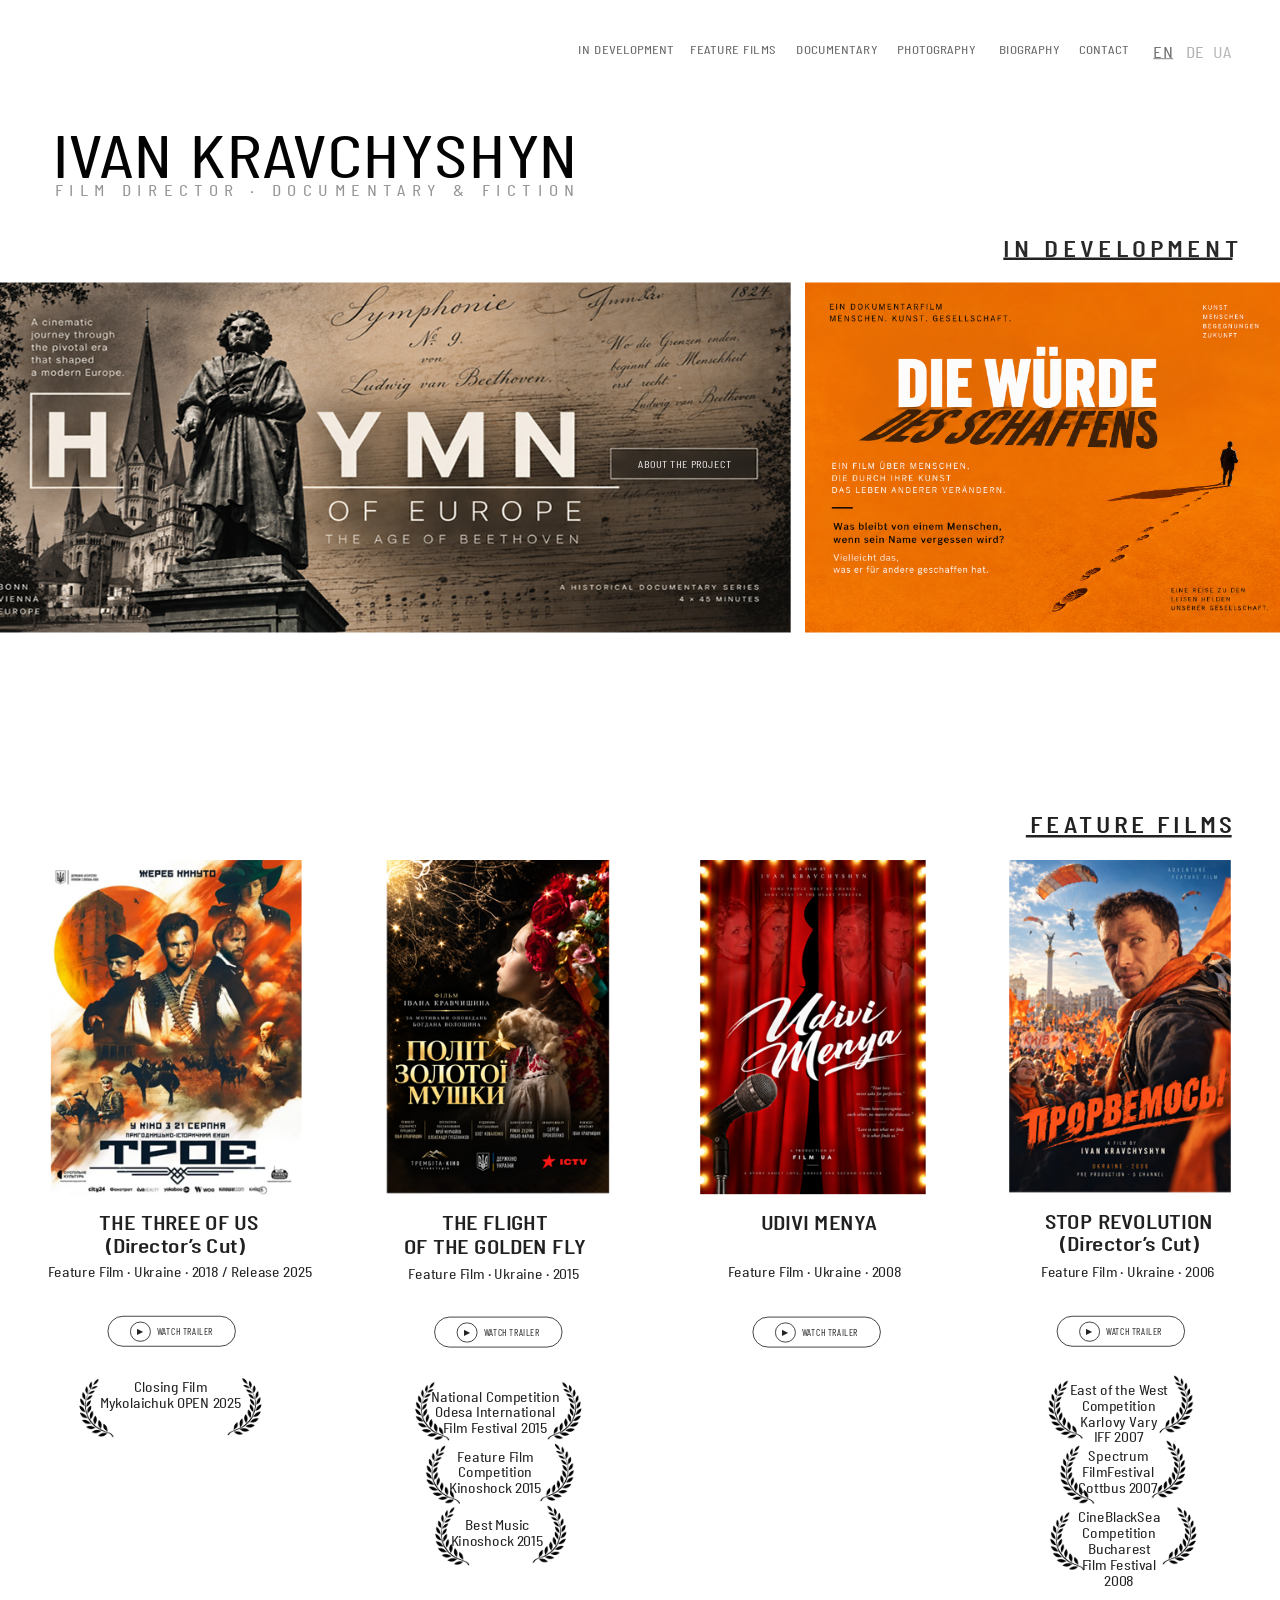
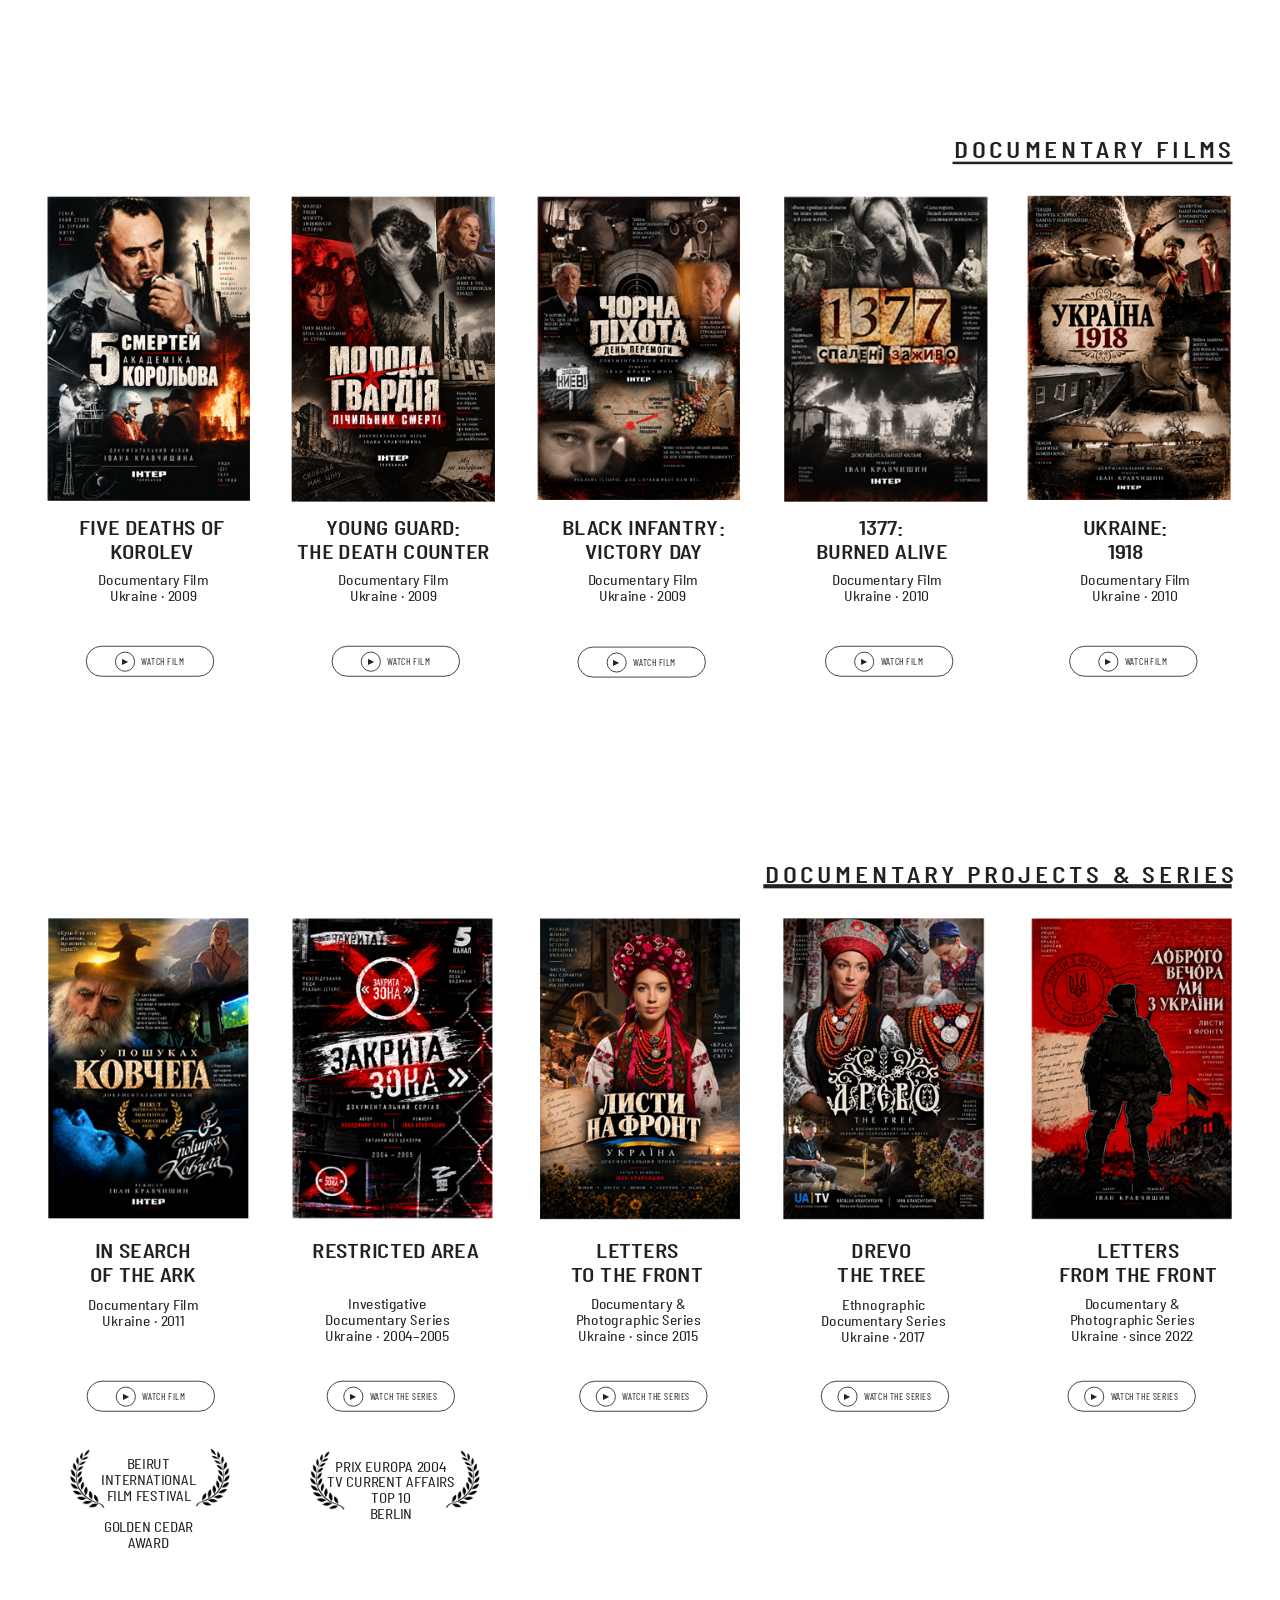
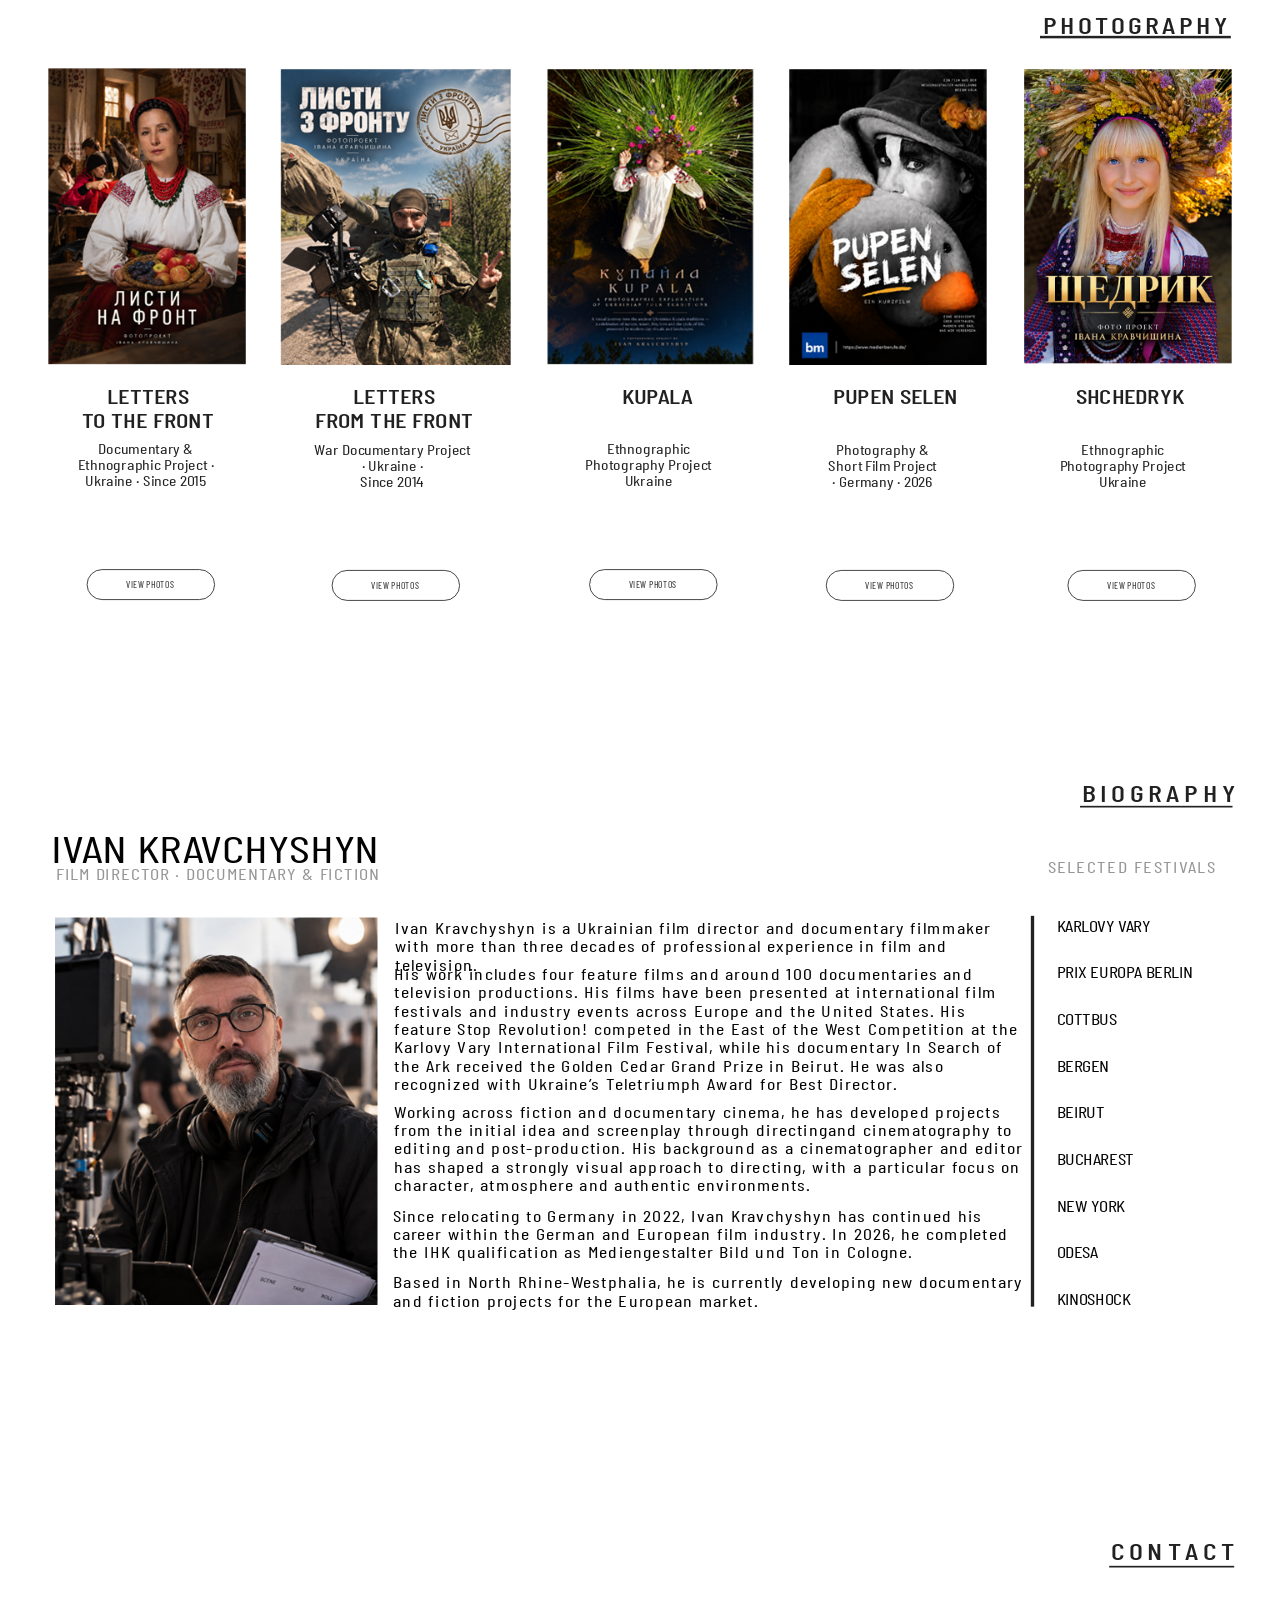
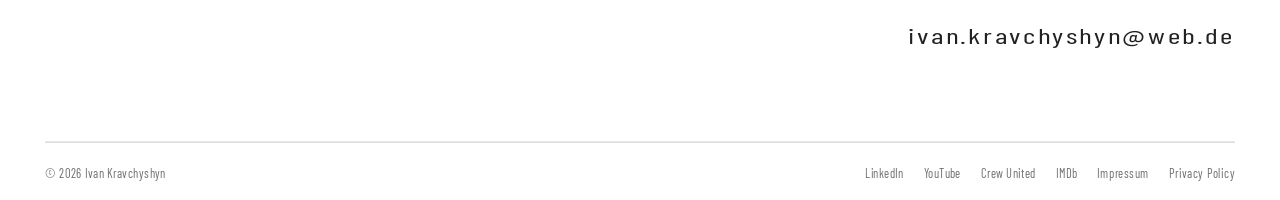
<file: index.html>
<!DOCTYPE html>

<html lang="en"><head><meta charset="utf-8"/><meta content="width=device-width,initial-scale=1" name="viewport"/><title>Ivan Kravchyshyn — Film Director</title><link rel="icon" href="favicon.ico"/><link rel="stylesheet" href="responsive-stage.css"/><style>@import url('fonts.css');
*{box-sizing:border-box}html,body{margin:0;padding:0;background:#fff;color:#222}body{font-family:'Barlow Condensed',Arial,sans-serif}
#page-wrap{position:relative;width:min(100%,1536px);height:auto;margin:0 auto;overflow:visible}#master{position:absolute;width:1536px;height:6000px;margin:0;background:#fff;transform-origin:top left}
.master-image,.laurel{position:absolute;display:block;object-fit:fill}.ps-text{position:absolute;z-index:3;white-space:nowrap;text-decoration:none;font-weight:400}
.rule{position:absolute;background:#222;z-index:2}.anchor{position:absolute;left:0;width:1px;height:1px}
.bio-copy{white-space:normal;overflow-wrap:normal;word-break:normal}
.nav-link{cursor:pointer}.nav-link:hover,.email:hover{opacity:.6}.email{text-decoration:none}
.raster-ui-fallback{position:absolute;display:flex;align-items:flex-start;justify-content:center;border:0;background:transparent;color:#222;font-family:'Barlow Condensed',Arial,sans-serif;font-size:11.55px;letter-spacing:.055em;pointer-events:auto}
.raster-ui-fallback span{height:37.4px;min-width:154px;padding:0 16.5px;display:inline-flex;align-items:center;justify-content:center;border:1.5px solid #222;border-radius:19.8px;background:#fff;white-space:nowrap;line-height:1;transform:translateY(28px)}
.raster-ui-fallback.watch span::before{content:'▶';width:24.2px;height:24.2px;margin-right:7.7px;border:1.5px solid #222;border-radius:50%;display:inline-flex;align-items:center;justify-content:center;font-size:9.9px;line-height:1;padding-left:1px;box-sizing:border-box}
.raster-ui-fallback.photo span{min-width:154px;height:37.4px;padding:0 16.5px;border-width:1.5px;border-radius:19.8px}
.raster-ui-fallback span:hover{background:#f5f5f5}
/* Responsive scaling is applied once by responsive-stage.js. */
</style></head><body><div id="page-wrap"><main id="master"><span class="anchor" id="in-development" style="top:266px"></span><span class="anchor" id="feature-films" style="top:958px"></span><span class="anchor" id="documentary-films" style="top:2072px"></span><span class="anchor" id="photography" style="top:3839px"></span><span class="anchor" id="biography" style="top:4765px"></span><span class="anchor" id="contact" style="top:5675px"></span><div aria-label="Sprache Ukrainisch" class="ps-text lang" data-de-dx="0" data-de-dy="0" data-de-html="UA" data-de-sx="100" data-de-sy="100" data-en-html="UA" role="button" style="left:1455px;top:51px;width:21px;min-height:12px;font-family:'Barlow Condensed',Arial,sans-serif;font-size:18px;line-height:normal;letter-spacing:0.020em;color:#7F7F7F;text-align:left;font-weight:400;transform:scaleX(1.34147);transform-origin:left top;" tabindex="0">UA</div><div aria-label="Sprache Deutsch" class="ps-text lang" data-de-dx="0" data-de-dy="0" data-de-html="DE" data-de-sx="100" data-de-sy="100" data-en-html="DE" role="button" style="left:1423px;top:51px;width:20px;min-height:12px;font-family:'Barlow Condensed',Arial,sans-serif;font-size:18px;line-height:normal;letter-spacing:0.020em;color:#727272;text-align:left;font-weight:400;transform:scaleX(1.34147);transform-origin:left top;" tabindex="0">DE</div><div aria-label="Sprache Englisch" class="ps-text lang" data-de-dx="0" data-de-dy="0" data-de-html="EN" data-de-sx="100" data-de-sy="100" data-en-html="EN" role="button" style="left:1384px;top:51px;width:21px;min-height:12px;font-family:'Barlow Condensed',Arial,sans-serif;font-size:18px;line-height:normal;letter-spacing:0.020em;color:#717171;text-align:left;font-weight:400;transform:scaleX(1.34147);transform-origin:left top;" tabindex="0">EN</div><a class="ps-text nav-link" data-de-dx="0" data-de-dy="0" data-de-html="KONTAKT" data-de-sx="100" data-de-sy="100" data-en-html="CONTACT" href="#contact" style="left:1295px;top:51px;width:59px;min-height:10px;font-family:'Barlow Condensed',Arial,sans-serif;font-size:14px;line-height:normal;letter-spacing:0.020em;color:#676666;text-align:left;font-weight:400;transform:scaleX(1.34147);transform-origin:left top;">CONTACT</a><a class="ps-text nav-link" data-de-dx="0" data-de-dy="0" data-de-html="BIOGRAFIE" data-de-sx="100" data-de-sy="100" data-en-html="BIOGRAPHY" href="#biography" style="left:1199px;top:51px;width:72px;min-height:10px;font-family:'Barlow Condensed',Arial,sans-serif;font-size:14px;line-height:normal;letter-spacing:0.020em;color:#676666;text-align:left;font-weight:400;transform:scaleX(1.34147);transform-origin:left top;">BIOGRAPHY</a><a class="ps-text nav-link" data-de-dx="20" data-de-dy="0" data-de-html="FOTOGRAFIE" data-de-sx="100" data-de-sy="100" data-en-html="PHOTOGRAPHY" href="#photography" style="left:1076px;top:51px;width:94px;min-height:10px;font-family:'Barlow Condensed',Arial,sans-serif;font-size:14px;line-height:normal;letter-spacing:0.020em;color:#676666;text-align:left;font-weight:400;transform:scaleX(1.34147);transform-origin:left top;">PHOTOGRAPHY</a><a class="ps-text nav-link" data-de-dx="-14.9" data-de-dy="0" data-de-html="DOKUMENTARFILME" data-de-sx="100" data-de-sy="100" data-en-html="DOCUMENTARY" href="#documentary-films" style="left:955px;top:51px;width:95px;min-height:10px;font-family:'Barlow Condensed',Arial,sans-serif;font-size:14px;line-height:normal;letter-spacing:0.020em;color:#676666;text-align:left;font-weight:400;transform:scaleX(1.34147);transform-origin:left top;">DOCUMENTARY</a><a class="ps-text nav-link" data-de-dx="8.3" data-de-dy="0" data-de-html="SPIELFILME" data-de-sx="100" data-de-sy="100" data-en-html="FEATURE FILMS" href="#feature-films" style="left:828px;top:51px;width:99px;min-height:10px;font-family:'Barlow Condensed',Arial,sans-serif;font-size:14px;line-height:normal;letter-spacing:0.020em;color:#676666;text-align:left;font-weight:400;transform:scaleX(1.34147);transform-origin:left top;">FEATURE FILMS</a><a class="ps-text nav-link" data-de-dx="0" data-de-dy="0" data-de-html="IN ENTWICKLUNG" data-de-sx="100" data-de-sy="100" data-en-html="IN DEVELOPMENT" href="#in-development" style="left:694px;top:51px;width:113px;min-height:10px;font-family:'Barlow Condensed',Arial,sans-serif;font-size:14px;line-height:normal;letter-spacing:0.020em;color:#676666;text-align:left;font-weight:400;transform:scaleX(1.34147);transform-origin:left top;">IN DEVELOPMENT</a><div class="ps-text" data-de-dx="0" data-de-dy="0" data-de-html="AUSGEWÄHLTE FESTIVALS" data-de-sx="91.3" data-de-sy="100" data-en-html="SELECTED FESTIVALS" style="left:1257px;top:4870px;width:199px;min-height:12px;font-family:'Barlow Condensed',Arial,sans-serif;font-size:18px;line-height:normal;letter-spacing:0.070em;color:#969494;text-align:left;font-weight:400;transform:scaleX(1.34147);transform-origin:left top;">SELECTED FESTIVALS</div><div class="ps-text" data-de-dx="0" data-de-dy="0" data-de-html="FILMREGISSEUR · DOKUMENTAR- &amp; SPIELFILM" data-de-sx="94.4" data-de-sy="100" data-en-html="FILM DIRECTOR · DOCUMENTARY &amp;amp; FICTION" style="left:67px;top:4878px;width:383px;min-height:12px;font-family:'Barlow Condensed',Arial,sans-serif;font-size:18px;line-height:normal;letter-spacing:0.050em;color:#969494;text-align:left;font-weight:400;transform:scaleX(1.34147);transform-origin:left top;">FILM DIRECTOR · DOCUMENTARY &amp; FICTION</div><div class="ps-text" data-de-dx="0" data-de-dy="0" data-de-html="IVAN KRAVCHYSHYN" data-de-sx="100" data-de-sy="100" data-en-html="IVAN KRAVCHYSHYN" style="left:62px;top:141px;width:615px;min-height:52px;font-family:'Barlow Condensed',Arial,sans-serif;font-size:72px;line-height:normal;letter-spacing:0.000em;color:#030303;text-align:left;font-weight:400;transform:scaleX(1.34147);transform-origin:left top;">IVAN KRAVCHYSHYN</div><img alt="" class="master-image" src="assets/in-development/die-wuerde-des-schaffens.png" style="left:966px;top:339px;width:570px;height:420px;"/><a id="wuerde-project-link" href="die-wuerde-des-schaffens/en/index.html" aria-label="DIE WÜRDE DES SCHAFFENS — Open project" title="DIE WÜRDE DES SCHAFFENS — Open project" style="position:absolute;left:966px;top:339px;width:570px;height:420px;z-index:20;display:block;background:transparent;"></a><div class="ps-text" data-de-dx="0" data-de-dy="0" data-de-html="ZUM PROJEKT" data-de-sx="100" data-de-sy="100" data-en-html="ABOUT THE PROJECT" style="left:749px;top:552px;width:109px;height:8px;display:flex;align-items:center;justify-content:center;font-family:'Barlow Condensed',Arial,sans-serif;font-size:11px;line-height:normal;letter-spacing:0.025em;color:#E7E5E5;text-align:left;white-space:nowrap;font-weight:400;transform:scaleX(1.34147);transform-origin:left top;">ABOUT THE PROJECT</div><img alt="" class="master-image crop-left" src="assets/in-development/hymn-europa.jpg" style="left:-15px;top:339px;width:964px;height:420px;"/><a id="hymn-project-link" href="hymn-of-europe/index.html?lang=en" aria-label="HYMN OF EUROPE — Open project" title="HYMN OF EUROPE — Open project" style="position:absolute;left:0;top:339px;width:949px;height:420px;z-index:20;display:block;background:transparent;"></a><div class="ps-text" data-de-dx="0" data-de-dy="0" data-de-html="IN ENTWICKLUNG" data-de-sx="98.5" data-de-sy="100" data-en-html="IN DEVELOPMENT" style="left:1204px;top:281px;width:278px;min-height:19px;font-family:'Barlow Condensed',Arial,sans-serif;font-size:27px;line-height:normal;letter-spacing:0.140em;color:#292929;text-align:left;font-weight:500;transform:scaleX(1.34147);transform-origin:left top;">IN DEVELOPMENT</div><div class="rule" style="left:1204px;top:309px;width:275px;height:3px;"></div><img alt="" class="laurel" src="assets/ui/laurel-left.png" style="left:1260px;top:1814px;width:41px;height:71px;"/><img alt="" class="laurel" src="assets/ui/laurel-left.png" style="left:1272px;top:1734px;width:41px;height:71px;"/><img alt="" class="laurel" src="assets/ui/laurel-left.png" style="left:1258px;top:1656px;width:41px;height:71px;"/><img alt="" class="laurel" src="assets/ui/laurel-right.png" style="left:1395px;top:1808px;width:41px;height:70px;"/><img alt="" class="laurel" src="assets/ui/laurel-right.png" style="left:1382px;top:1728px;width:41px;height:70px;"/><img alt="" class="laurel" src="assets/ui/laurel-right.png" style="left:1391px;top:1650px;width:41px;height:70px;"/><div class="ps-text" data-de-dx="16.4" data-de-dy="0" data-de-html="Spielfilm · Ukraine · 2006" data-de-sx="100" data-de-sy="100" data-en-html="Feature Film · Ukraine · 2006" style="left:1249px;top:1517px;width:208px;min-height:11px;font-family:'Barlow Condensed',Arial,sans-serif;font-size:16px;line-height:normal;letter-spacing:0.000em;color:#222121;text-align:left;font-weight:400;transform:scaleX(1.34147);transform-origin:left top;">Feature Film · Ukraine · 2006</div><div class="ps-text" data-de-dx="0" data-de-dy="0" data-de-html="CineBlackSea &lt;br/&gt;Wettbewerb&lt;br/&gt;Filmfestival &lt;br/&gt;Bukarest&lt;br/&gt;2008" data-de-sx="100" data-de-sy="100" data-en-html="CineBlackSea &lt;br/&gt;Competition &lt;br/&gt;Bucharest &lt;br/&gt;Film Festival &lt;br/&gt;2008" style="left:1278px;top:1811px;width:97px;min-height:88px;font-family:'Barlow Condensed',Arial,sans-serif;font-size:16px;line-height:normal;letter-spacing:0.000em;color:#222121;text-align:center;font-weight:400;transform:scaleX(1.34147);transform-origin:left top;">CineBlackSea <br/>Competition <br/>Bucharest <br/>Film Festival <br/>2008</div><div class="ps-text" data-de-dx="0" data-de-dy="0" data-de-html="Spectrum&lt;br/&gt;Filmfestival &lt;br/&gt;Cottbus&lt;br/&gt;2007" data-de-sx="100" data-de-sy="100" data-en-html="Spectrum &lt;br/&gt;FilmFestival &lt;br/&gt;Cottbus 2007" style="left:1278px;top:1737px;width:95px;min-height:49px;font-family:'Barlow Condensed',Arial,sans-serif;font-size:16px;line-height:normal;letter-spacing:0.000em;color:#222121;text-align:center;font-weight:400;transform:scaleX(1.34147);transform-origin:left top;">Spectrum <br/>FilmFestival <br/>Cottbus 2007</div><div class="ps-text" data-de-dx="0" data-de-dy="0" data-de-html="East of the West&lt;br/&gt;Wettbewerb&lt;br/&gt;Karlovy Vary&lt;br/&gt;IFF 2007" data-de-sx="100" data-de-sy="100" data-en-html="East of the West &lt;br/&gt;Competition &lt;br/&gt;Karlovy Vary &lt;br/&gt;IFF 2007" style="left:1264px;top:1658px;width:117px;min-height:68px;font-family:'Barlow Condensed',Arial,sans-serif;font-size:16px;line-height:normal;letter-spacing:0.000em;color:#222121;text-align:center;font-weight:400;transform:scaleX(1.34147);transform-origin:left top;">East of the West <br/>Competition <br/>Karlovy Vary <br/>IFF 2007</div><div class="ps-text" data-de-dx="0" data-de-dy="0" data-de-html="STOP REVOLUTION" data-de-sx="100" data-de-sy="100" data-en-html="STOP REVOLUTION" style="left:1254px;top:1451px;width:198px;min-height:18px;font-family:'Barlow Condensed',Arial,sans-serif;font-size:24px;line-height:normal;letter-spacing:0.000em;color:#222121;text-align:left;font-weight:500;transform:scaleX(1.34147);transform-origin:left top;">STOP REVOLUTION</div><div class="ps-text" data-de-dx="3.3" data-de-dy="0" data-de-html="(Regiefassung)" data-de-sx="100" data-de-sy="100" data-en-html="(Director’s Cut)" style="left:1272px;top:1477px;width:167px;min-height:22px;font-family:'Barlow Condensed',Arial,sans-serif;font-size:24px;line-height:normal;letter-spacing:0.000em;color:#222121;text-align:left;font-weight:500;transform:scaleX(1.34147);transform-origin:left top;">(Director’s Cut)</div><div class="raster-ui-fallback watch" data-de-html="&lt;span&gt;WATCH TRAILER&lt;/span&gt;" data-en-html="&lt;span&gt;WATCH TRAILER&lt;/span&gt;" style="left:1238px;top:1551px;width:214px;height:89px;"><span>WATCH TRAILER</span></div><img alt="" class="master-image" src="assets/feature-films/stop-revolution.jpg" style="left:1211px;top:1032px;width:266px;height:399px;"/><div class="ps-text" data-de-dx="-7.9" data-de-dy="0" data-de-html="UDIVI MENYA" data-de-sx="100" data-de-sy="100" data-en-html="UDIVI MENYA" style="left:913px;top:1452px;width:137px;min-height:18px;font-family:'Barlow Condensed',Arial,sans-serif;font-size:24px;line-height:normal;letter-spacing:0.000em;color:#222121;text-align:left;font-weight:500;transform:scaleX(1.34147);transform-origin:left top;">UDIVI MENYA</div><div class="ps-text" data-de-dx="14.2" data-de-dy="0" data-de-html="Spielfilm · Ukraine · 2008" data-de-sx="100" data-de-sy="100" data-en-html="Feature Film · Ukraine · 2008" style="left:873px;top:1517px;width:207px;min-height:11px;font-family:'Barlow Condensed',Arial,sans-serif;font-size:16px;line-height:normal;letter-spacing:0.000em;color:#222121;text-align:left;font-weight:400;transform:scaleX(1.34147);transform-origin:left top;">Feature Film · Ukraine · 2008</div><div class="raster-ui-fallback watch" data-de-html="&lt;span&gt;WATCH TRAILER&lt;/span&gt;" data-en-html="&lt;span&gt;WATCH TRAILER&lt;/span&gt;" style="left:873px;top:1552px;width:214px;height:89px;"><span>WATCH TRAILER</span></div><img alt="" class="master-image" src="assets/feature-films/udivi-menya.jpg" style="left:840px;top:1032px;width:271px;height:401px;"/><img alt="" class="laurel" src="assets/ui/laurel-left.png" style="left:522px;top:1808px;width:41px;height:71px;"/><img alt="" class="laurel" src="assets/ui/laurel-left.png" style="left:511px;top:1734px;width:41px;height:71px;"/><img alt="" class="laurel" src="assets/ui/laurel-left.png" style="left:498px;top:1658px;width:41px;height:71px;"/><img alt="" class="laurel" src="assets/ui/laurel-right.png" style="left:639px;top:1806px;width:41px;height:70px;"/><img alt="" class="laurel" src="assets/ui/laurel-right.png" style="left:648px;top:1732px;width:41px;height:70px;"/><img alt="" class="laurel" src="assets/ui/laurel-right.png" style="left:657px;top:1658px;width:41px;height:70px;"/><div class="ps-text" data-de-dx="0" data-de-dy="0" data-de-html="THE FLIGHT &lt;br/&gt;OF THE GOLDEN FLY" data-de-sx="100" data-de-sy="100" data-en-html="THE FLIGHT &lt;br/&gt;OF THE GOLDEN FLY" style="left:449px;top:1452px;width:216px;min-height:47px;font-family:'Barlow Condensed',Arial,sans-serif;font-size:24px;line-height:normal;letter-spacing:0.000em;color:#222121;text-align:center;font-weight:500;transform:scaleX(1.34147);transform-origin:left top;">THE FLIGHT <br/>OF THE GOLDEN FLY</div><div class="ps-text" data-de-dx="13.9" data-de-dy="0" data-de-html="Spielfilm · Ukraine · 2015" data-de-sx="100" data-de-sy="100" data-en-html="Feature Film · Ukraine · 2015" style="left:490px;top:1519px;width:204px;min-height:11px;font-family:'Barlow Condensed',Arial,sans-serif;font-size:16px;line-height:normal;letter-spacing:0.000em;color:#222121;text-align:left;font-weight:400;transform:scaleX(1.34147);transform-origin:left top;">Feature Film · Ukraine · 2015</div><div class="ps-text" data-de-dx="7.9" data-de-dy="0" data-de-html="Beste Filmmusik&lt;br/&gt;Kinoshock 2015" data-de-sx="94.1" data-de-sy="100" data-en-html="Best Music &lt;br/&gt;Kinoshock 2015" style="left:522px;top:1820px;width:111px;min-height:30px;font-family:'Barlow Condensed',Arial,sans-serif;font-size:16px;line-height:normal;letter-spacing:0.000em;color:#222121;text-align:center;font-weight:400;transform:scaleX(1.34147);transform-origin:left top;">Best Music <br/>Kinoshock 2015</div><div class="ps-text" data-de-dx="0" data-de-dy="0" data-de-html="Spielfilm&lt;br/&gt;wettbewerb&lt;br/&gt;Kinoshock 2015" data-de-sx="100" data-de-sy="100" data-en-html="Feature Film &lt;br/&gt;Competition &lt;br/&gt;Kinoshock 2015" style="left:520px;top:1738px;width:111px;min-height:49px;font-family:'Barlow Condensed',Arial,sans-serif;font-size:16px;line-height:normal;letter-spacing:0.000em;color:#222121;text-align:center;font-weight:400;transform:scaleX(1.34147);transform-origin:left top;">Feature Film <br/>Competition <br/>Kinoshock 2015</div><div class="ps-text" data-de-dx="0" data-de-dy="-27.3" data-de-html="Nationaler &lt;br/&gt;Wettbewerb&lt;br/&gt;Internationales &lt;br/&gt;Filmfestival&lt;br/&gt;Odesa 2015" data-de-sx="100" data-de-sy="100" data-en-html="National Competition &lt;br/&gt;Odesa International &lt;br/&gt;Film Festival 2015" style="left:493px;top:1666px;width:151px;min-height:49px;font-family:'Barlow Condensed',Arial,sans-serif;font-size:16px;line-height:normal;letter-spacing:0.000em;color:#222121;text-align:center;font-weight:400;transform:scaleX(1.34147);transform-origin:left top;">National Competition <br/>Odesa International <br/>Film Festival 2015</div><div class="raster-ui-fallback watch" data-de-html="&lt;span&gt;WATCH TRAILER&lt;/span&gt;" data-en-html="&lt;span&gt;WATCH TRAILER&lt;/span&gt;" style="left:491px;top:1552px;width:214px;height:89px;"><span>WATCH TRAILER</span></div><img alt="" class="master-image" src="assets/feature-films/flight-of-the-golden-fly.jpg" style="left:464px;top:1032px;width:267px;height:400px;"/><img alt="" class="laurel" src="assets/ui/laurel-left.png" style="left:372px;top:3661px;width:41px;height:71px;"/><img alt="" class="laurel" src="assets/ui/laurel-right.png" style="left:535px;top:3660px;width:41px;height:70px;"/><div class="ps-text" data-de-dx="0" data-de-dy="-4.7" data-de-html="PRIX EUROPA 2004&lt;br/&gt;TV CURRENT AFFAIRS&lt;br/&gt;TOP 10 · BERLIN" data-de-sx="100" data-de-sy="100" data-en-html="PRIX EUROPA 2004&lt;br/&gt;TV CURRENT AFFAIRS&lt;br/&gt;TOP 10&lt;br/&gt;BERLIN" style="left:367px;top:3670px;width:152px;min-height:68px;font-family:'Barlow Condensed',Arial,sans-serif;font-size:16px;line-height:normal;letter-spacing:0.000em;color:#222121;text-align:center;font-weight:400;transform:scaleX(1.34147);transform-origin:left top;">PRIX EUROPA 2004<br/>TV CURRENT AFFAIRS<br/>TOP 10<br/>BERLIN</div><img alt="" class="laurel" src="assets/ui/laurel-left.png" style="left:95px;top:1654px;width:41px;height:71px;"/><img alt="" class="laurel" src="assets/ui/laurel-right.png" style="left:273px;top:1653px;width:41px;height:70px;"/><div class="ps-text" data-de-dx="0" data-de-dy="0" data-de-html="THE THREE OF US" data-de-sx="100" data-de-sy="100" data-en-html="THE THREE OF US" style="left:119px;top:1452px;width:189px;min-height:18px;font-family:'Barlow Condensed',Arial,sans-serif;font-size:24px;line-height:normal;letter-spacing:0.000em;color:#222121;text-align:left;font-weight:500;transform:scaleX(1.34147);transform-origin:left top;">THE THREE OF US</div><div class="ps-text" data-de-dx="12.4" data-de-dy="0" data-de-html="Spielfilm · Ukraine · 2018 / Kinostart 2025" data-de-sx="100" data-de-sy="100" data-en-html="Feature Film · Ukraine · 2018 / Release 2025" style="left:57px;top:1517px;width:312px;min-height:11px;white-space:nowrap;font-family:'Barlow Condensed',Arial,sans-serif;font-size:16px;line-height:normal;letter-spacing:0.000em;color:#222121;text-align:left;font-weight:400;transform:scaleX(1.34147);transform-origin:left top;">Feature Film · Ukraine · 2018 / Release 2025</div><div class="ps-text" data-de-dx="0" data-de-dy="0" data-de-html="(Regiefassung)" data-de-sx="100" data-de-sy="100" data-en-html="(Director’s Cut)" style="left:127px;top:1480px;width:167px;min-height:22px;font-family:'Barlow Condensed',Arial,sans-serif;font-size:24px;line-height:normal;letter-spacing:0.000em;color:#222121;text-align:left;font-weight:500;transform:scaleX(1.34147);transform-origin:left top;">(Director’s Cut)</div><div class="ps-text" data-de-dx="0" data-de-dy="0" data-de-html="Abschlussfilm&lt;br/&gt;Mykolaichuk &lt;br/&gt;OPEN 2025" data-de-sx="100" data-de-sy="100" data-en-html="Closing Film&lt;br/&gt;Mykolaichuk OPEN 2025" style="left:90px;top:1655px;width:171px;min-height:33px;font-family:'Barlow Condensed',Arial,sans-serif;font-size:16px;line-height:normal;letter-spacing:0.000em;color:#222121;text-align:center;font-weight:400;transform:scaleX(1.34147);transform-origin:left top;">Closing Film<br/>Mykolaichuk OPEN 2025</div><div class="raster-ui-fallback watch" data-de-html="&lt;span&gt;WATCH TRAILER&lt;/span&gt;" data-en-html="&lt;span&gt;WATCH TRAILER&lt;/span&gt;" style="left:99px;top:1551px;width:214px;height:89px;"><span>WATCH TRAILER</span></div><img alt="" class="master-image" src="assets/feature-films/the-three-of-us.jpg" style="left:61px;top:1032px;width:301px;height:402px;"/><div class="ps-text" data-de-dx="-2.5" data-de-dy="0" data-de-html="SPIELFILME" data-de-sx="132.6" data-de-sy="100" data-en-html="FEATURE FILMS" style="left:1236px;top:973px;width:239px;min-height:19px;font-family:'Barlow Condensed',Arial,sans-serif;font-size:27px;line-height:normal;letter-spacing:0.120em;color:#222121;text-align:left;font-weight:500;transform:scaleX(1.34147);transform-origin:left top;">FEATURE FILMS</div><div class="rule" style="left:1231px;top:1002px;width:247px;height:3px;"></div><img alt="" class="master-image" src="assets/documentary-projects/drevo-the-tree.jpg" style="left:940px;top:3022px;width:241px;height:361px;"/><img alt="" class="master-image" src="assets/documentary-projects/letters-to-the-front.jpg" style="left:648px;top:3022px;width:240px;height:361px;"/><img alt="" class="master-image" src="assets/documentary-projects/restricted-area.jpg" style="left:351px;top:3022px;width:240px;height:360px;"/><img alt="" class="master-image" src="assets/documentary-projects/letters-from-the-front.jpg" style="left:1238px;top:3022px;width:240px;height:361px;"/><img alt="" class="master-image" src="assets/documentary-projects/in-search-of-the-ark.jpg" style="left:58px;top:3022px;width:240px;height:360px;"/><img alt="" class="master-image" src="assets/documentary-films/ukraine-1918.jpg" style="left:1233px;top:2155px;width:244px;height:365px;"/><img alt="" class="master-image" src="assets/documentary-films/1377-burned-alive.jpg" style="left:941px;top:2156px;width:244px;height:366px;"/><img alt="" class="master-image" src="assets/documentary-films/black-infantry-victory-day.jpg" style="left:645px;top:2156px;width:243px;height:364px;"/><img alt="" class="master-image" src="assets/documentary-films/young-guard-the-death-counter.jpg" style="left:350px;top:2156px;width:244px;height:366px;"/><img alt="" class="master-image" src="assets/documentary-films/five-deaths-of-korolev.jpg" style="left:57px;top:2156px;width:243px;height:365px;"/><div class="ps-text" data-de-dx="0" data-de-dy="0" data-de-html="UKRAINE: 1918" data-de-sx="100" data-de-sy="100" data-en-html="UKRAINE: &lt;br/&gt;1918" style="left:1283px;top:2538px;width:101px;min-height:47px;font-family:'Barlow Condensed',Arial,sans-serif;font-size:24px;line-height:normal;letter-spacing:0.000em;color:#222121;text-align:center;font-weight:500;transform:scaleX(1.34147);transform-origin:left top;">UKRAINE: <br/>1918</div><div class="ps-text" data-de-dx="2.8" data-de-dy="0" data-de-html="1377: &lt;br/&gt;LEBENDIG VERBRANNT" data-de-sx="90.9" data-de-sy="100" data-en-html="1377: &lt;br/&gt;BURNED ALIVE" style="left:953px;top:2538px;width:156px;min-height:47px;font-family:'Barlow Condensed',Arial,sans-serif;font-size:24px;line-height:normal;letter-spacing:0.000em;color:#222121;text-align:center;font-weight:500;transform:scaleX(1.34147);transform-origin:left top;">1377: <br/>BURNED ALIVE</div><div class="ps-text" data-de-dx="6.5" data-de-dy="0" data-de-html="SCHWARZE INFANTERIE:&lt;br/&gt; TAG DES SIEGES" data-de-sx="91.1" data-de-sy="100" data-en-html="BLACK INFANTRY: &lt;br/&gt;VICTORY DAY" style="left:645px;top:2538px;width:190px;min-height:47px;font-family:'Barlow Condensed',Arial,sans-serif;font-size:24px;line-height:normal;letter-spacing:0.000em;color:#222121;text-align:center;font-weight:500;transform:scaleX(1.34147);transform-origin:left top;">BLACK INFANTRY: <br/>VICTORY DAY</div><div class="ps-text" data-de-dx="-7.7" data-de-dy="0" data-de-html="JUNGE GARDE: &lt;br/&gt;DER TODESZÄHLER" data-de-sx="100" data-de-sy="100" data-en-html="YOUNG GUARD: &lt;br/&gt;THE DEATH COUNTER" style="left:319px;top:2538px;width:228px;min-height:47px;font-family:'Barlow Condensed',Arial,sans-serif;font-size:24px;line-height:normal;letter-spacing:0.000em;color:#222121;text-align:center;font-weight:500;transform:scaleX(1.34147);transform-origin:left top;">YOUNG GUARD: <br/>THE DEATH COUNTER</div><img alt="" class="master-image" src="assets/biography/ivan-kravchyshyn.jpg" style="left:66px;top:4941px;width:387px;height:465px;"/><div class="ps-text" data-de-dx="0" data-de-dy="0" data-de-html="SPERRGEBIET" data-de-sx="100" data-de-sy="100" data-en-html="RESTRICTED AREA" style="left:342px;top:3405px;width:197px;min-height:18px;font-family:'Barlow Condensed',Arial,sans-serif;font-size:24px;line-height:normal;letter-spacing:0.000em;color:#222121;text-align:center;font-weight:500;transform:scaleX(1.34147);transform-origin:left top;">RESTRICTED AREA</div><div class="ps-text" data-de-dx="9.6" data-de-dy="0" data-de-html="DREVO &lt;br/&gt;DER BAUM" data-de-sx="100" data-de-sy="100" data-en-html="DREVO &lt;br/&gt;THE TREE" style="left:988px;top:3405px;width:104px;min-height:47px;font-family:'Barlow Condensed',Arial,sans-serif;font-size:24px;line-height:normal;letter-spacing:0.000em;color:#222121;text-align:center;font-weight:500;transform:scaleX(1.34147);transform-origin:left top;">DREVO <br/>THE TREE</div><div class="ps-text" data-de-dx="-7" data-de-dy="0" data-de-html="BRIEFE AN DIE FRONT" data-de-sx="100" data-de-sy="100" data-en-html="LETTERS &lt;br/&gt;TO THE FRONT" style="left:660px;top:3406px;width:156px;min-height:47px;font-family:'Barlow Condensed',Arial,sans-serif;font-size:24px;line-height:normal;letter-spacing:0.000em;color:#222121;text-align:center;font-weight:500;transform:scaleX(1.34147);transform-origin:left top;">LETTERS <br/>TO THE FRONT</div><div class="ps-text" data-de-dx="0" data-de-dy="0" data-de-html="BRIEFE VON DER FRONT" data-de-sx="92.5" data-de-sy="100" data-en-html="LETTERS &lt;br/&gt;FROM THE FRONT" style="left:1241px;top:3405px;width:186px;min-height:47px;font-family:'Barlow Condensed',Arial,sans-serif;font-size:24px;line-height:normal;letter-spacing:0.000em;color:#222121;text-align:center;font-weight:500;transform:scaleX(1.34147);transform-origin:left top;">LETTERS <br/>FROM THE FRONT</div><div class="ps-text" data-de-dx="0" data-de-dy="0" data-de-html="IN SEARCH &lt;br/&gt;OF THE ARK" data-de-sx="100" data-de-sy="100" data-en-html="IN SEARCH &lt;br/&gt;OF THE ARK" style="left:86px;top:3406px;width:127px;min-height:47px;font-family:'Barlow Condensed',Arial,sans-serif;font-size:24px;line-height:normal;letter-spacing:0.000em;color:#222121;text-align:center;font-weight:500;transform:scaleX(1.34147);transform-origin:left top;">IN SEARCH <br/>OF THE ARK</div><img alt="" class="laurel" src="assets/ui/laurel-left.png" style="left:84px;top:3659px;width:41px;height:71px;"/><img alt="" class="laurel" src="assets/ui/laurel-right.png" style="left:235px;top:3658px;width:41px;height:70px;"/><div class="ps-text" data-de-dx="0" data-de-dy="0" data-de-html="BEIRUT &lt;br/&gt;INTERNATIONAL &lt;br/&gt;FILM FESTIVAL&lt;br/&gt;&lt;br/&gt;GOLDEN CEDAR&lt;br/&gt; AWARD" data-de-sx="100" data-de-sy="100" data-en-html="BEIRUT &lt;br/&gt;INTERNATIONAL &lt;br/&gt;FILM FESTIVAL&lt;br/&gt;&lt;br/&gt;GOLDEN CEDAR&lt;br/&gt; AWARD" style="left:103px;top:3667px;width:112px;min-height:107px;font-family:'Barlow Condensed',Arial,sans-serif;font-size:16px;line-height:normal;letter-spacing:0.000em;color:#222121;text-align:center;font-weight:400;transform:scaleX(1.34147);transform-origin:left top;">BEIRUT <br/>INTERNATIONAL <br/>FILM FESTIVAL<br/><br/>GOLDEN CEDAR<br/> AWARD</div><div class="ps-text" data-de-dx="0" data-de-dy="0" data-de-html="FIVE DEATHS OF  &lt;br/&gt;KOROLEV" data-de-sx="100" data-de-sy="100" data-en-html="FIVE DEATHS OF  &lt;br/&gt;KOROLEV" style="left:66px;top:2538px;width:173px;min-height:47px;font-family:'Barlow Condensed',Arial,sans-serif;font-size:24px;line-height:normal;letter-spacing:0.000em;color:#222121;text-align:center;font-weight:500;transform:scaleX(1.34147);transform-origin:left top;">FIVE DEATHS OF  <br/>KOROLEV</div><div class="ps-text" data-de-dx="-6.9" data-de-dy="0" data-de-html="Investigative Dokumentarserie&lt;br/&gt;Ukraine · 2004–2005" data-de-sx="100" data-de-sy="100" data-en-html="Investigative &lt;br/&gt;Documentary Series&lt;br/&gt;Ukraine · 2004–2005" style="left:365px;top:3475px;width:149px;min-height:49px;font-family:'Barlow Condensed',Arial,sans-serif;font-size:16px;line-height:normal;letter-spacing:0.000em;color:#222121;text-align:center;font-weight:400;transform:scaleX(1.34147);transform-origin:left top;">Investigative <br/>Documentary Series<br/>Ukraine · 2004–2005</div><div class="ps-text" data-de-dx="0" data-de-dy="0" data-de-html="Dokumentar- und Fotoserie&lt;br/&gt;Ukraine · seit 2022" data-de-sx="100" data-de-sy="100" data-en-html="Documentary &amp;amp; &lt;br/&gt;Photographic Series&lt;br/&gt;Ukraine · since 2022" style="left:1260px;top:3475px;width:147px;min-height:49px;font-family:'Barlow Condensed',Arial,sans-serif;font-size:16px;line-height:normal;letter-spacing:0.000em;color:#222121;text-align:center;font-weight:400;transform:scaleX(1.34147);transform-origin:left top;">Documentary &amp; <br/>Photographic Series<br/>Ukraine · since 2022</div><div class="ps-text" data-de-dx="-11.9" data-de-dy="0" data-de-html="Ethnografische Dokumentarserie&lt;br/&gt;Ukraine · 2017" data-de-sx="93.5" data-de-sy="100" data-en-html="Ethnographic &lt;br/&gt;Documentary Series&lt;br/&gt;Ukraine ·  2017" style="left:962px;top:3476px;width:146px;min-height:49px;font-family:'Barlow Condensed',Arial,sans-serif;font-size:16px;line-height:normal;letter-spacing:0.000em;color:#222121;text-align:center;font-weight:400;transform:scaleX(1.34147);transform-origin:left top;">Ethnographic <br/>Documentary Series<br/>Ukraine ·  2017</div><div class="ps-text" data-de-dx="0" data-de-dy="0" data-de-html="Dokumentar- und Fotoserie&lt;br/&gt;Ukraine · seit 2015" data-de-sx="100" data-de-sy="100" data-en-html="Documentary &amp;amp; &lt;br/&gt;Photographic Series&lt;br/&gt;Ukraine · since 2015" style="left:668px;top:3475px;width:146px;min-height:49px;font-family:'Barlow Condensed',Arial,sans-serif;font-size:16px;line-height:normal;letter-spacing:0.000em;color:#222121;text-align:center;font-weight:400;transform:scaleX(1.34147);transform-origin:left top;">Documentary &amp; <br/>Photographic Series<br/>Ukraine · since 2015</div><div class="ps-text" data-de-dx="0" data-de-dy="0" data-de-html="Dokumentarfilm&lt;br/&gt;Ukraine · 2011" data-de-sx="100" data-de-sy="100" data-en-html="Documentary Film &lt;br/&gt;Ukraine · 2011" style="left:84px;top:3476px;width:131px;min-height:30px;font-family:'Barlow Condensed',Arial,sans-serif;font-size:16px;line-height:normal;letter-spacing:0.000em;color:#222121;text-align:center;font-weight:400;transform:scaleX(1.34147);transform-origin:left top;">Documentary Film <br/>Ukraine · 2011</div><div class="ps-text" data-de-dx="-5.5" data-de-dy="0" data-de-html="Dokumentarfilm&lt;br/&gt;Ukraine · 2009" data-de-sx="100" data-de-sy="100" data-en-html="Documentary Film &lt;br/&gt;Ukraine · 2009" style="left:96px;top:2606px;width:131px;min-height:30px;font-family:'Barlow Condensed',Arial,sans-serif;font-size:16px;line-height:normal;letter-spacing:0.000em;color:#222121;text-align:center;font-weight:400;transform:scaleX(1.34147);transform-origin:left top;">Documentary Film <br/>Ukraine · 2009</div><div class="ps-text" data-de-dx="-4.4" data-de-dy="0" data-de-html="Dokumentarfilm&lt;br/&gt;Ukraine · 2009" data-de-sx="100" data-de-sy="100" data-en-html="Documentary Film &lt;br/&gt;Ukraine · 2009" style="left:384px;top:2606px;width:131px;min-height:30px;font-family:'Barlow Condensed',Arial,sans-serif;font-size:16px;line-height:normal;letter-spacing:0.000em;color:#222121;text-align:center;font-weight:400;transform:scaleX(1.34147);transform-origin:left top;">Documentary Film <br/>Ukraine · 2009</div><div class="ps-text" data-de-dx="-5.7" data-de-dy="0" data-de-html="Dokumentarfilm&lt;br/&gt;Ukraine · 2010" data-de-sx="100" data-de-sy="100" data-en-html="Documentary Film &lt;br/&gt;Ukraine · 2010" style="left:1274px;top:2606px;width:131px;min-height:30px;font-family:'Barlow Condensed',Arial,sans-serif;font-size:16px;line-height:normal;letter-spacing:0.000em;color:#222121;text-align:center;font-weight:400;transform:scaleX(1.34147);transform-origin:left top;">Documentary Film <br/>Ukraine · 2010</div><div class="ps-text" data-de-dx="0" data-de-dy="0" data-de-html="Dokumentarfilm&lt;br/&gt;Ukraine · 2010" data-de-sx="100" data-de-sy="100" data-en-html="Documentary Film &lt;br/&gt;Ukraine · 2010" style="left:976px;top:2606px;width:131px;min-height:30px;font-family:'Barlow Condensed',Arial,sans-serif;font-size:16px;line-height:normal;letter-spacing:0.000em;color:#222121;text-align:center;font-weight:400;transform:scaleX(1.34147);transform-origin:left top;">Documentary Film <br/>Ukraine · 2010</div><div class="ps-text" data-de-dx="-2.9" data-de-dy="0" data-de-html="Dokumentarfilm&lt;br/&gt;Ukraine · 2009" data-de-sx="100" data-de-sy="100" data-en-html="Documentary Film &lt;br/&gt;Ukraine · 2009" style="left:683px;top:2606px;width:131px;min-height:30px;font-family:'Barlow Condensed',Arial,sans-serif;font-size:16px;line-height:normal;letter-spacing:0.000em;color:#222121;text-align:center;font-weight:400;transform:scaleX(1.34147);transform-origin:left top;">Documentary Film <br/>Ukraine · 2009</div><div class="raster-ui-fallback watch" data-de-html="&lt;span&gt;WATCH FILM&lt;/span&gt;" data-en-html="&lt;span&gt;WATCH FILM&lt;/span&gt;" style="left:1254px;top:2667px;width:211px;height:88px;"><span>WATCH FILM</span></div><div class="raster-ui-fallback watch" data-de-html="&lt;span&gt;WATCH FILM&lt;/span&gt;" data-en-html="&lt;span&gt;WATCH FILM&lt;/span&gt;" style="left:961px;top:2667px;width:211px;height:88px;"><span>WATCH FILM</span></div><div class="raster-ui-fallback watch" data-de-html="&lt;span&gt;WATCH FILM&lt;/span&gt;" data-en-html="&lt;span&gt;WATCH FILM&lt;/span&gt;" style="left:664px;top:2668px;width:211px;height:88px;"><span>WATCH FILM</span></div><div class="raster-ui-fallback watch" data-de-html="&lt;span&gt;WATCH FILM&lt;/span&gt;" data-en-html="&lt;span&gt;WATCH FILM&lt;/span&gt;" style="left:369px;top:2667px;width:211px;height:88px;"><span>WATCH FILM</span></div><div class="raster-ui-fallback watch" data-de-html="&lt;span&gt;WATCH THE SERIES&lt;/span&gt;" data-en-html="&lt;span&gt;WATCH THE SERIES&lt;/span&gt;" style="left:1253px;top:3549px;width:209px;height:92px;"><span>WATCH THE SERIES</span></div><div class="raster-ui-fallback watch" data-de-html="&lt;span&gt;WATCH THE SERIES&lt;/span&gt;" data-en-html="&lt;span&gt;WATCH THE SERIES&lt;/span&gt;" style="left:957px;top:3549px;width:209px;height:92px;"><span>WATCH THE SERIES</span></div><div class="raster-ui-fallback watch" data-de-html="&lt;span&gt;WATCH THE SERIES&lt;/span&gt;" data-en-html="&lt;span&gt;WATCH THE SERIES&lt;/span&gt;" style="left:667px;top:3549px;width:209px;height:92px;"><span>WATCH THE SERIES</span></div><div class="raster-ui-fallback watch" data-de-html="&lt;span&gt;WATCH THE SERIES&lt;/span&gt;" data-en-html="&lt;span&gt;WATCH THE SERIES&lt;/span&gt;" style="left:364px;top:3549px;width:209px;height:92px;"><span>WATCH THE SERIES</span></div><div class="raster-ui-fallback watch" data-de-html="&lt;span&gt;WATCH FILM&lt;/span&gt;" data-en-html="&lt;span&gt;WATCH FILM&lt;/span&gt;" style="left:75px;top:3549px;width:211px;height:88px;"><span>WATCH FILM</span></div><div class="raster-ui-fallback watch" data-de-html="&lt;span&gt;WATCH FILM&lt;/span&gt;" data-en-html="&lt;span&gt;WATCH FILM&lt;/span&gt;" style="left:74px;top:2667px;width:211px;height:88px;"><span>WATCH FILM</span></div><div class="ps-text" data-de-dx="0" data-de-dy="0" data-de-html="DOKUMENTARPROJEKTE &amp; SERIEN" data-de-sx="105.1" data-de-sy="100" data-en-html="DOCUMENTARY PROJECTS &amp;amp; SERIES" style="left:918px;top:2952px;width:558px;min-height:19px;font-family:'Barlow Condensed',Arial,sans-serif;font-size:27px;line-height:normal;letter-spacing:0.120em;color:#222121;text-align:left;font-weight:500;transform:scaleX(1.34147);transform-origin:left top;">DOCUMENTARY PROJECTS &amp; SERIES</div><div class="rule" style="left:916px;top:2981px;width:562px;height:5px;"></div><div class="ps-text" data-de-dx="0" data-de-dy="0" data-de-html="DOKUMENTARFILME" data-de-sx="110.4" data-de-sy="100" data-en-html="DOCUMENTARY FILMS" style="left:1145px;top:2082px;width:329px;min-height:19px;font-family:'Barlow Condensed',Arial,sans-serif;font-size:27px;line-height:normal;letter-spacing:0.120em;color:#222121;text-align:left;font-weight:500;transform:scaleX(1.34147);transform-origin:left top;">DOCUMENTARY FILMS</div><div class="rule" style="left:1296px;top:4807px;width:183px;height:2px;"></div><div class="ps-text" data-de-dx="0" data-de-dy="0" data-de-html="BIOGRAFIE" data-de-sx="102.4" data-de-sy="100" data-en-html="BIOGRAPHY" style="left:1298px;top:4775px;width:183px;min-height:19px;font-family:'Barlow Condensed',Arial,sans-serif;font-size:27px;line-height:normal;letter-spacing:0.160em;color:#222121;text-align:left;font-weight:500;transform:scaleX(1.34147);transform-origin:left top;">BIOGRAPHY</div><div class="rule" style="left:1248px;top:3883px;width:229px;height:3px;"></div><div class="rule" style="left:1143px;top:2114px;width:336px;height:3px;"></div><img alt="" class="master-image" src="assets/photography/pupen-selen.jpg" style="left:947px;top:3923px;width:237px;height:355px;"/><img alt="" class="master-image" src="assets/photography/letters-to-the-front.jpg" style="left:58px;top:3922px;width:237px;height:355px;"/><img alt="" class="master-image" src="assets/photography/letters-from-the-front.jpg" style="left:337px;top:3923px;width:276px;height:355px;"/><img alt="" class="master-image" src="assets/photography/kupala.jpg" style="left:657px;top:3923px;width:247px;height:354px;"/><img alt="" class="master-image" src="assets/photography/shchedryk.jpg" style="left:1229px;top:3923px;width:249px;height:353px;"/><div class="raster-ui-fallback photo" data-de-html="&lt;span&gt;VIEW PHOTOS&lt;/span&gt;" data-en-html="&lt;span&gt;VIEW PHOTOS&lt;/span&gt;" style="left:1256px;top:4496px;width:203px;height:45px;"><span>VIEW PHOTOS</span></div><div class="raster-ui-fallback photo" data-de-html="&lt;span&gt;VIEW PHOTOS&lt;/span&gt;" data-en-html="&lt;span&gt;VIEW PHOTOS&lt;/span&gt;" style="left:966px;top:4496px;width:203px;height:45px;"><span>VIEW PHOTOS</span></div><div class="raster-ui-fallback photo" data-de-html="&lt;span&gt;VIEW PHOTOS&lt;/span&gt;" data-en-html="&lt;span&gt;VIEW PHOTOS&lt;/span&gt;" style="left:682px;top:4495px;width:203px;height:45px;"><span>VIEW PHOTOS</span></div><div class="raster-ui-fallback photo" data-de-html="&lt;span&gt;VIEW PHOTOS&lt;/span&gt;" data-en-html="&lt;span&gt;VIEW PHOTOS&lt;/span&gt;" style="left:373px;top:4496px;width:203px;height:45px;"><span>VIEW PHOTOS</span></div><div class="raster-ui-fallback photo" data-de-html="&lt;span&gt;VIEW PHOTOS&lt;/span&gt;" data-en-html="&lt;span&gt;VIEW PHOTOS&lt;/span&gt;" style="left:79px;top:4495px;width:203px;height:45px;"><span>VIEW PHOTOS</span></div><div class="ps-text" data-de-dx="0" data-de-dy="0" data-de-html="FOTOGRAFIE" data-de-sx="119" data-de-sy="100" data-en-html="PHOTOGRAPHY" style="left:1251px;top:3854px;width:221px;min-height:19px;font-family:'Barlow Condensed',Arial,sans-serif;font-size:27px;line-height:normal;letter-spacing:0.120em;color:#222121;text-align:left;font-weight:500;transform:scaleX(1.34147);transform-origin:left top;">PHOTOGRAPHY</div><div class="ps-text" data-de-dx="0" data-de-dy="0" data-de-html="BRIEFE AN DIE FRONT" data-de-sx="93.5" data-de-sy="100" data-en-html="LETTERS &lt;br/&gt;TO THE FRONT" style="left:73px;top:4301px;width:156px;min-height:47px;font-family:'Barlow Condensed',Arial,sans-serif;font-size:24px;line-height:normal;letter-spacing:0.000em;color:#222121;text-align:center;font-weight:500;transform:scaleX(1.34147);transform-origin:left top;">LETTERS <br/>TO THE FRONT</div><div class="ps-text" data-de-dx="0" data-de-dy="0" data-de-html="SHCHEDRYK" data-de-sx="100" data-de-sy="100" data-en-html="SHCHEDRYK" style="left:1269px;top:4301px;width:130px;min-height:18px;font-family:'Barlow Condensed',Arial,sans-serif;font-size:24px;line-height:normal;letter-spacing:0.000em;color:#222121;text-align:center;font-weight:500;transform:scaleX(1.34147);transform-origin:left top;">SHCHEDRYK</div><div class="ps-text" data-de-dx="0" data-de-dy="0" data-de-html="PUPEN SELEN" data-de-sx="100" data-de-sy="100" data-en-html="PUPEN SELEN" style="left:975px;top:4301px;width:148px;min-height:18px;font-family:'Barlow Condensed',Arial,sans-serif;font-size:24px;line-height:normal;letter-spacing:0.000em;color:#222121;text-align:center;font-weight:500;transform:scaleX(1.34147);transform-origin:left top;">PUPEN SELEN</div><div class="ps-text" data-de-dx="-5.2" data-de-dy="0" data-de-html="KUPALA" data-de-sx="100" data-de-sy="100" data-en-html="KUPALA" style="left:732px;top:4301px;width:84px;min-height:18px;font-family:'Barlow Condensed',Arial,sans-serif;font-size:24px;line-height:normal;letter-spacing:0.000em;color:#222121;text-align:center;font-weight:500;transform:scaleX(1.34147);transform-origin:left top;">KUPALA</div><div class="ps-text" data-de-dx="-2.2" data-de-dy="0" data-de-html="BRIEFE VON DER FRONT" data-de-sx="100" data-de-sy="100" data-en-html="LETTERS &lt;br/&gt;FROM THE FRONT" style="left:348px;top:4301px;width:186px;min-height:47px;font-family:'Barlow Condensed',Arial,sans-serif;font-size:24px;line-height:normal;letter-spacing:0.000em;color:#222121;text-align:center;font-weight:500;transform:scaleX(1.34147);transform-origin:left top;">LETTERS <br/>FROM THE FRONT</div><div class="ps-text" data-de-dx="-4.7" data-de-dy="0" data-de-html="Fotografie &amp; Kurzfilmprojekt&lt;br/&gt;Deutschland · 2026" data-de-sx="95" data-de-sy="100" data-en-html="Photography &amp;amp; &lt;br/&gt;Short Film Project &lt;br/&gt;· Germany · 2026" style="left:972px;top:4370px;width:130px;min-height:52px;font-family:'Barlow Condensed',Arial,sans-serif;font-size:16px;line-height:normal;letter-spacing:0.000em;color:#222121;text-align:center;font-weight:400;transform:scaleX(1.34147);transform-origin:left top;">Photography &amp; <br/>Short Film Project <br/>· Germany · 2026</div><div class="ps-text" data-de-dx="7" data-de-dy="0" data-de-html="Ethnografisches Fotoprojekt&lt;br/&gt;Ukraine" data-de-sx="100" data-de-sy="100" data-en-html="Ethnographic &lt;br/&gt;Photography Project &lt;br/&gt; Ukraine" style="left:1248px;top:4370px;width:148px;min-height:49px;font-family:'Barlow Condensed',Arial,sans-serif;font-size:16px;line-height:normal;letter-spacing:0.000em;color:#222121;text-align:center;font-weight:400;transform:scaleX(1.34147);transform-origin:left top;">Ethnographic <br/>Photography Project <br/> Ukraine</div><div class="ps-text" data-de-dx="0" data-de-dy="0" data-de-html="Ethnografisches Fotoprojekt&lt;br/&gt;Ukraine" data-de-sx="100" data-de-sy="100" data-en-html="Ethnographic &lt;br/&gt;Photography Project &lt;br/&gt; Ukraine" style="left:679px;top:4369px;width:148px;min-height:49px;font-family:'Barlow Condensed',Arial,sans-serif;font-size:16px;line-height:normal;letter-spacing:0.000em;color:#222121;text-align:center;font-weight:400;transform:scaleX(1.34147);transform-origin:left top;">Ethnographic <br/>Photography Project <br/> Ukraine</div><div class="ps-text" data-de-dx="0" data-de-dy="0" data-de-html="Kriegsdokumentarisches Projekt&lt;br/&gt;Ukraine · seit 2014" data-de-sx="100" data-de-sy="100" data-en-html="War Documentary Project &lt;br/&gt;· Ukraine · &lt;br/&gt;Since 2014" style="left:346px;top:4370px;width:186px;min-height:49px;font-family:'Barlow Condensed',Arial,sans-serif;font-size:16px;line-height:normal;letter-spacing:0.000em;color:#222121;text-align:center;font-weight:400;transform:scaleX(1.34147);transform-origin:left top;">War Documentary Project <br/>· Ukraine · <br/>Since 2014</div><div class="ps-text" data-de-dx="-4.6" data-de-dy="0" data-de-html="Dokumentarisches &amp;amp; &lt;br/&gt;ethnografisches Projekt&lt;br/&gt;Ukraine · seit 2015" data-de-sx="100" data-de-sy="100" data-en-html="Documentary &amp;amp; &lt;br/&gt;Ethnographic Project · &lt;br/&gt;Ukraine · Since 2015" style="left:67px;top:4369px;width:161px;min-height:49px;font-family:'Barlow Condensed',Arial,sans-serif;font-size:16px;line-height:normal;letter-spacing:0.000em;color:#222121;text-align:center;font-weight:400;transform:scaleX(1.34147);transform-origin:left top;">Documentary &amp; <br/>Ethnographic Project · <br/>Ukraine · Since 2015</div><div class="rule" style="left:1237px;top:4939px;width:4px;height:469px;"></div><div class="ps-text bio-copy" data-de-dx="0" data-de-dy="0" data-de-html="In Nordrhein-Westfalen ansässig, entwickelt er derzeit neue Dokumentar- und Spielfilmprojekte für den europäischen Markt." data-de-sx="100" data-de-sy="100" data-en-html="Based in North Rhine-Westphalia, he is currently developing new documentary and fiction projects for the European market." style="left:472px;top:5368px;width:564.31px;min-height:38px;font-family:'Barlow Condensed',Arial,sans-serif;font-size:18px;line-height:normal;letter-spacing:0.060em;color:#030303;text-align:left;font-weight:400;transform:scaleX(1.34147);transform-origin:left top;">Based in North Rhine-Westphalia, he is currently developing new documentary and fiction projects for the European market.</div><div class="ps-text bio-copy" data-de-dx="0" data-de-dy="-16.8" data-de-html="Seit seiner Übersiedlung nach Deutschland im Jahr 2022 setzt Ivan Kravchyshyn seine berufliche Laufbahn in der deutschen und europäischen Filmbranche fort. 2026 schloss er in Köln seine IHK-Ausbildung zum Mediengestalter Bild und Ton ab." data-de-sx="100" data-de-sy="99.3" data-en-html="Since relocating to Germany in 2022, Ivan Kravchyshyn has continued his career within the German and European film industry. In 2026, he completed the IHK qualification as Mediengestalter Bild und Ton in Cologne." style="left:471px;top:5288px;width:565.05px;min-height:59px;font-family:'Barlow Condensed',Arial,sans-serif;font-size:18px;line-height:normal;letter-spacing:0.060em;color:#030303;text-align:left;font-weight:400;transform:scaleX(1.34147);transform-origin:left top;">Since relocating to Germany in 2022, Ivan Kravchyshyn has continued his career within the German and European film industry. In 2026, he completed the IHK qualification as Mediengestalter Bild und Ton in Cologne.</div><div class="ps-text bio-copy" data-de-dx="0" data-de-dy="-10" data-de-html="Er arbeitet sowohl im Spiel- als auch im Dokumentarfilm und entwickelt Projekte von der ersten Idee und dem Drehbuch über Regie und Kamera bis hin zu Schnitt und Postproduktion. Seine Erfahrung als Kameramann und Editor prägt seine ausgeprägt visuelle Regiehandschrift, insbesondere im Umgang mit Figuren, Atmosphäre und authentischen Schauplätzen." data-de-sx="100" data-de-sy="100" data-en-html="Working across fiction and documentary cinema, he has developed projects from the initial idea and screenplay through directingand cinematography to editing and post-production. His background as a cinematographer and editor has shaped a strongly visual approach to directing, with a particular focus on character, atmosphere and authentic environments." style="left:473px;top:5163px;width:563.56px;min-height:102px;font-family:'Barlow Condensed',Arial,sans-serif;font-size:18px;line-height:normal;letter-spacing:0.060em;color:#030303;text-align:left;font-weight:400;transform:scaleX(1.34147);transform-origin:left top;">Working across fiction and documentary cinema, he has developed projects from the initial idea and screenplay through directingand cinematography to editing and post-production. His background as a cinematographer and editor has shaped a strongly visual approach to directing, with a particular focus on character, atmosphere and authentic environments.</div><div class="ps-text bio-copy" data-de-dx="0" data-de-dy="-6.6" data-de-html="Sein Werk umfasst vier Spielfilme sowie rund 100 Dokumentarfilme und Fernsehproduktionen. Seine Filme wurden auf internationalen Filmfestivals und Branchenveranstaltungen in Europa und den USA präsentiert. Sein Spielfilm Stop Revolution! nahm am Wettbewerb East of the West des Internationalen Filmfestivals Karlovy Vary teil; sein Dokumentarfilm In Search of the Ark erhielt in Beirut den Hauptpreis Golden Cedar. Außerdem wurde er in der Ukraine mit dem Teletriumph-Preis als bester Regisseur ausgezeichnet." data-de-sx="100" data-de-sy="100" data-en-html="His work includes four feature films and around 100 documentaries and television productions. His films have been presented at international film festivals and industry events across Europe and the United States. His feature Stop Revolution! competed in the East of the West Competition at the Karlovy Vary International Film Festival, while his documentary In Search of the Ark received the Golden Cedar Grand Prize in Beirut. He was also recognized with Ukraine’s Teletriumph Award for Best Director." style="left:473px;top:4998px;width:563.56px;min-height:146px;font-family:'Barlow Condensed',Arial,sans-serif;font-size:18px;line-height:normal;letter-spacing:0.060em;color:#030303;text-align:left;font-weight:400;transform:scaleX(1.34147);transform-origin:left top;">His work includes four feature films and around 100 documentaries and television productions. His films have been presented at international film festivals and industry events across Europe and the United States. His feature Stop Revolution! competed in the East of the West Competition at the Karlovy Vary International Film Festival, while his documentary In Search of the Ark received the Golden Cedar Grand Prize in Beirut. He was also recognized with Ukraine’s Teletriumph Award for Best Director.</div><div class="ps-text" data-de-dx="0" data-de-dy="-7.9" data-de-html="KARLOVY VARY&lt;br/&gt;PRIX EUROPA BERLIN&lt;br/&gt;COTTBUS&lt;br/&gt;BERGEN&lt;br/&gt;BEIRUT&lt;br/&gt;BUCHAREST&lt;br/&gt;NEW YORK&lt;br/&gt;ODESA&lt;br/&gt;KINOSHOCK" data-de-sx="100" data-de-sy="100" data-en-html="KARLOVY VARY&lt;br/&gt;PRIX EUROPA BERLIN&lt;br/&gt;COTTBUS&lt;br/&gt;BERGEN&lt;br/&gt;BEIRUT&lt;br/&gt;BUCHAREST&lt;br/&gt;NEW YORK&lt;br/&gt;ODESA&lt;br/&gt;KINOSHOCK" style="left:1268px;top:4923px;width:158px;min-height:460px;font-family:'Barlow Condensed',Arial,sans-serif;font-size:18px;line-height:56px;letter-spacing:-0.020em;color:#030303;text-align:left;font-weight:400;transform:scaleX(1.34147);transform-origin:left top;">KARLOVY VARY<br/>PRIX EUROPA BERLIN<br/>COTTBUS<br/>BERGEN<br/>BEIRUT<br/>BUCHAREST<br/>NEW YORK<br/>ODESA<br/>KINOSHOCK</div><div class="ps-text bio-copy" data-de-dx="0" data-de-dy="-5.6" data-de-html="Ivan Kravchyshyn ist ein ukrainischer Filmregisseur und Dokumentarfilmer mit mehr als drei Jahrzehnten Berufserfahrung in Film und Fernsehen." data-de-sx="100" data-de-sy="100" data-en-html="Ivan Kravchyshyn is a Ukrainian film director and documentary filmmaker with more than three decades of professional experience in film and television." style="left:474px;top:4943px;width:562.82px;min-height:37px;font-family:'Barlow Condensed',Arial,sans-serif;font-size:18px;line-height:normal;letter-spacing:0.060em;color:#030303;text-align:left;font-weight:400;transform:scaleX(1.34147);transform-origin:left top;">Ivan Kravchyshyn is a Ukrainian film director and documentary filmmaker with more than three decades of professional experience in film and television.</div><div class="ps-text" data-de-dx="0" data-de-dy="0" data-de-html="IVAN KRAVCHYSHYN" data-de-sx="100" data-de-sy="100" data-en-html="IVAN KRAVCHYSHYN" style="left:61px;top:4830px;width:386px;min-height:32px;font-family:'Barlow Condensed',Arial,sans-serif;font-size:45px;line-height:normal;letter-spacing:0.000em;color:#030303;text-align:left;font-weight:400;transform:scaleX(1.34147);transform-origin:left top;">IVAN KRAVCHYSHYN</div><div class="ps-text" data-de-dx="0" data-de-dy="0" data-de-html="FILMREGISSEUR · DOKUMENTAR- &amp; SPIELFILM" data-de-sx="94.2" data-de-sy="100" data-en-html="FILM DIRECTOR · DOCUMENTARY &amp;amp; FICTION" style="left:66px;top:217px;width:617px;min-height:12px;font-family:'Barlow Condensed',Arial,sans-serif;font-size:18px;line-height:normal;letter-spacing:0.320em;color:#969494;text-align:left;font-weight:400;transform:scaleX(1.34147);transform-origin:left top;">FILM DIRECTOR · DOCUMENTARY &amp; FICTION</div><div class="rule" style="left:1331px;top:5719px;width:150px;height:2px;"></div><a class="ps-text email" data-de-dx="0" data-de-dy="0" data-de-html="&lt;br/&gt;ivan.kravchyshyn@web.de" data-de-sx="100" data-de-sy="100" data-en-html="&lt;br/&gt;ivan.kravchyshyn@web.de" href="mailto:ivan.kravchyshyn@web.de" style="left:1090px;top:5754px;width:387px;min-height:24px;font-family:'Barlow Condensed',Arial,sans-serif;font-size:27px;line-height:normal;letter-spacing:0.080em;color:#222121;text-align:left;font-weight:400;transform:scaleX(1.34147);transform-origin:left top;"><br/>ivan.kravchyshyn@web.de</a><div class="ps-text" data-de-dx="0" data-de-dy="0" data-de-html="KONTAKT" data-de-sx="100" data-de-sy="100" data-en-html="CONTACT" style="left:1333px;top:5685px;width:146px;min-height:19px;font-family:'Barlow Condensed',Arial,sans-serif;font-size:27px;line-height:normal;letter-spacing:0.160em;color:#222121;text-align:left;font-weight:500;transform:scaleX(1.34147);transform-origin:left top;">CONTACT</div></main></div><script>
(function(){
 const layers=[...document.querySelectorAll('[data-en-html]')];
 const choices=[...document.querySelectorAll('.ps-text.lang')];
 const baseline=layers.map(el=>({left:el.style.left,top:el.style.top,transform:el.style.transform}));
 function switchLang(lang){
   if(lang==='ua') return;
   document.documentElement.lang=lang;
   layers.forEach((el,i)=>{
     const b=baseline[i];
     el.style.left=b.left;el.style.top=b.top;el.style.transform=b.transform;
     el.innerHTML=el.getAttribute('data-'+lang+'-html');
     if(lang==='de' && el.hasAttribute('data-de-dx')){
       el.style.left=(parseFloat(b.left)+(parseFloat(el.dataset.deDx)||0))+'px';
       el.style.top=(parseFloat(b.top)+(parseFloat(el.dataset.deDy)||0))+'px';
       el.style.transform=b.transform+' scale('+(parseFloat(el.dataset.deSx)||100)/100+','+(parseFloat(el.dataset.deSy)||100)/100+')';
     }
   });
   const projectLink=document.getElementById('hymn-project-link');if(projectLink)projectLink.href='hymn-of-europe/index.html?lang='+lang;
   const wuerdeLink=document.getElementById('wuerde-project-link');if(wuerdeLink)wuerdeLink.href='die-wuerde-des-schaffens/'+lang+'/index.html';
   choices.forEach(el=>{const active=el.textContent.trim().toLowerCase()===lang;el.style.cursor='pointer';el.style.opacity=active?'1':'.55';el.style.textDecoration=active?'underline':'none';});
 }
 choices.forEach(el=>{const lang=el.textContent.trim().toLowerCase();el.addEventListener('click',()=>switchLang(lang));el.addEventListener('keydown',e=>{if(e.key==='Enter'||e.key===' '){e.preventDefault();switchLang(lang)}})});
 switchLang(new URLSearchParams(location.search).get('lang')==='de'?'de':'en');
})();</script><script src="media-links-data.js"></script><script src="media-links.js"></script><script src="site-footer.js" data-site-root=""></script><script src="responsive-stage.js"></script></body></html>
</file>
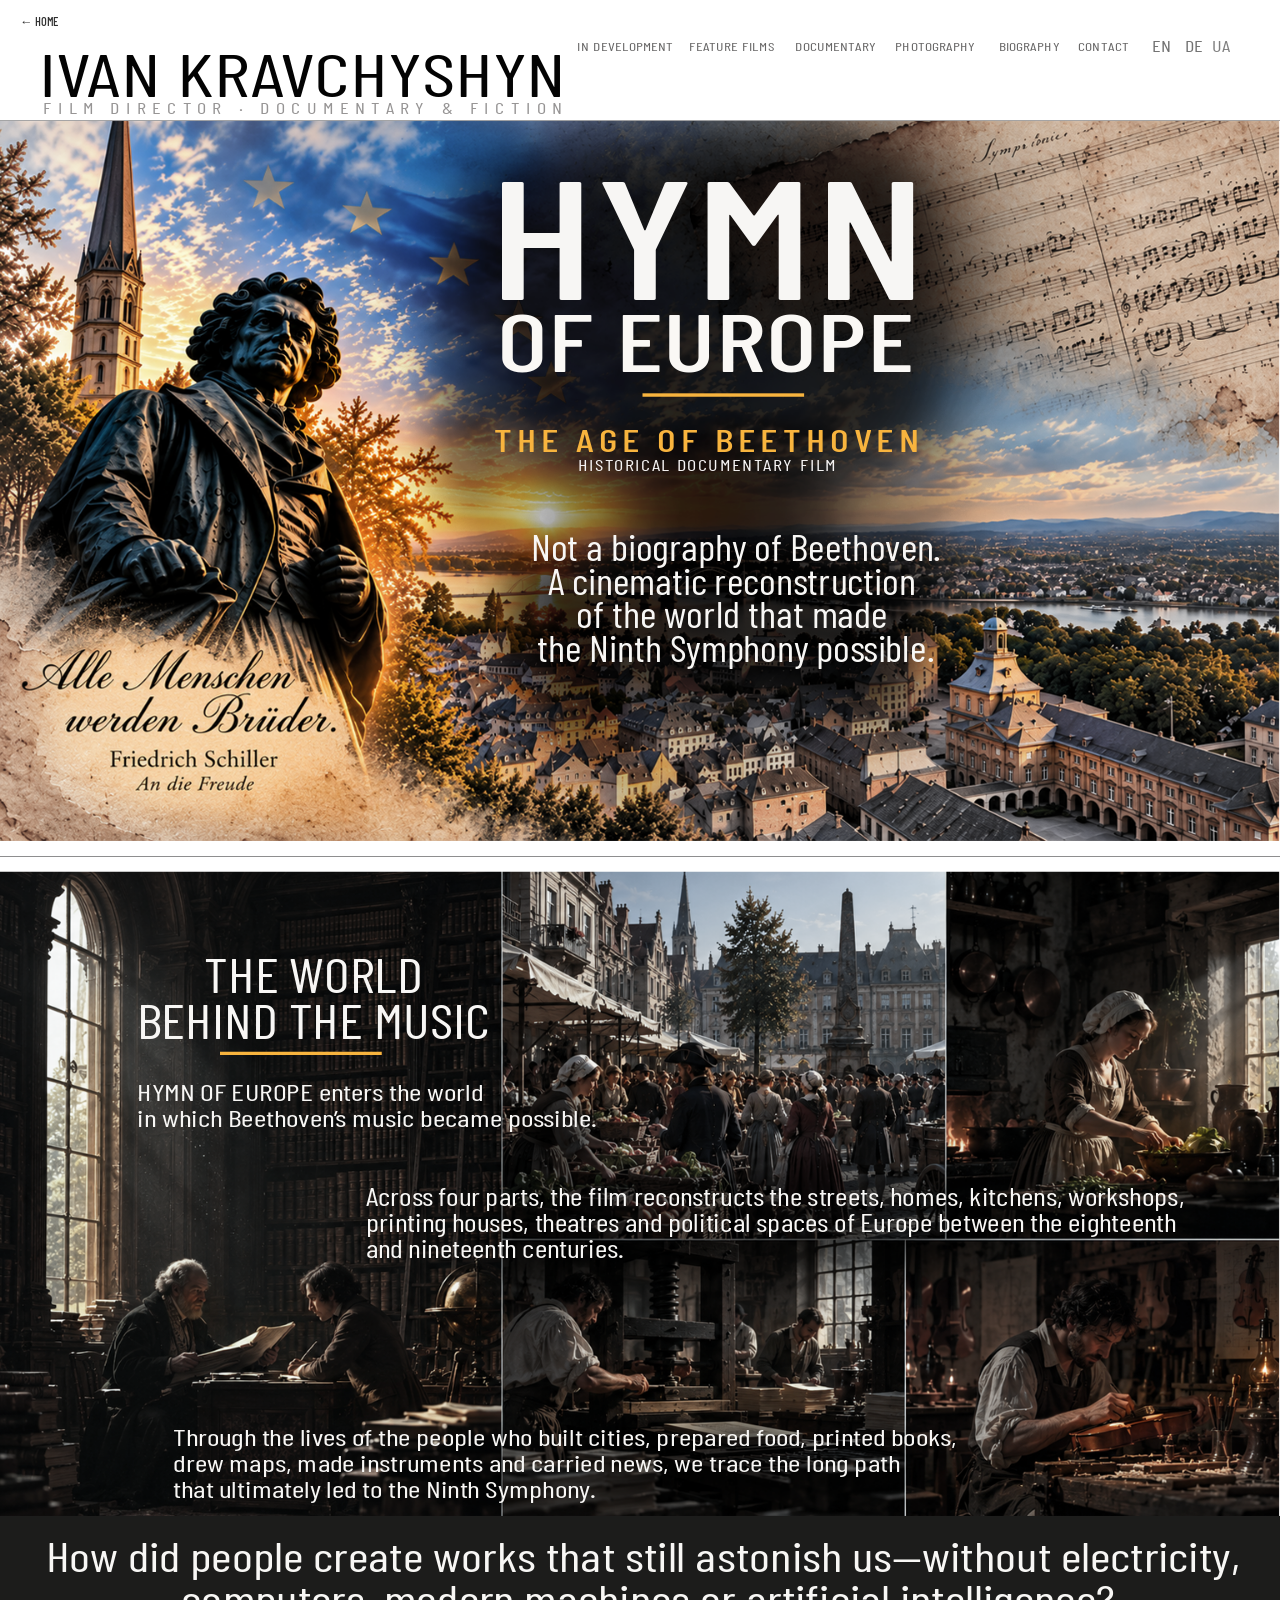
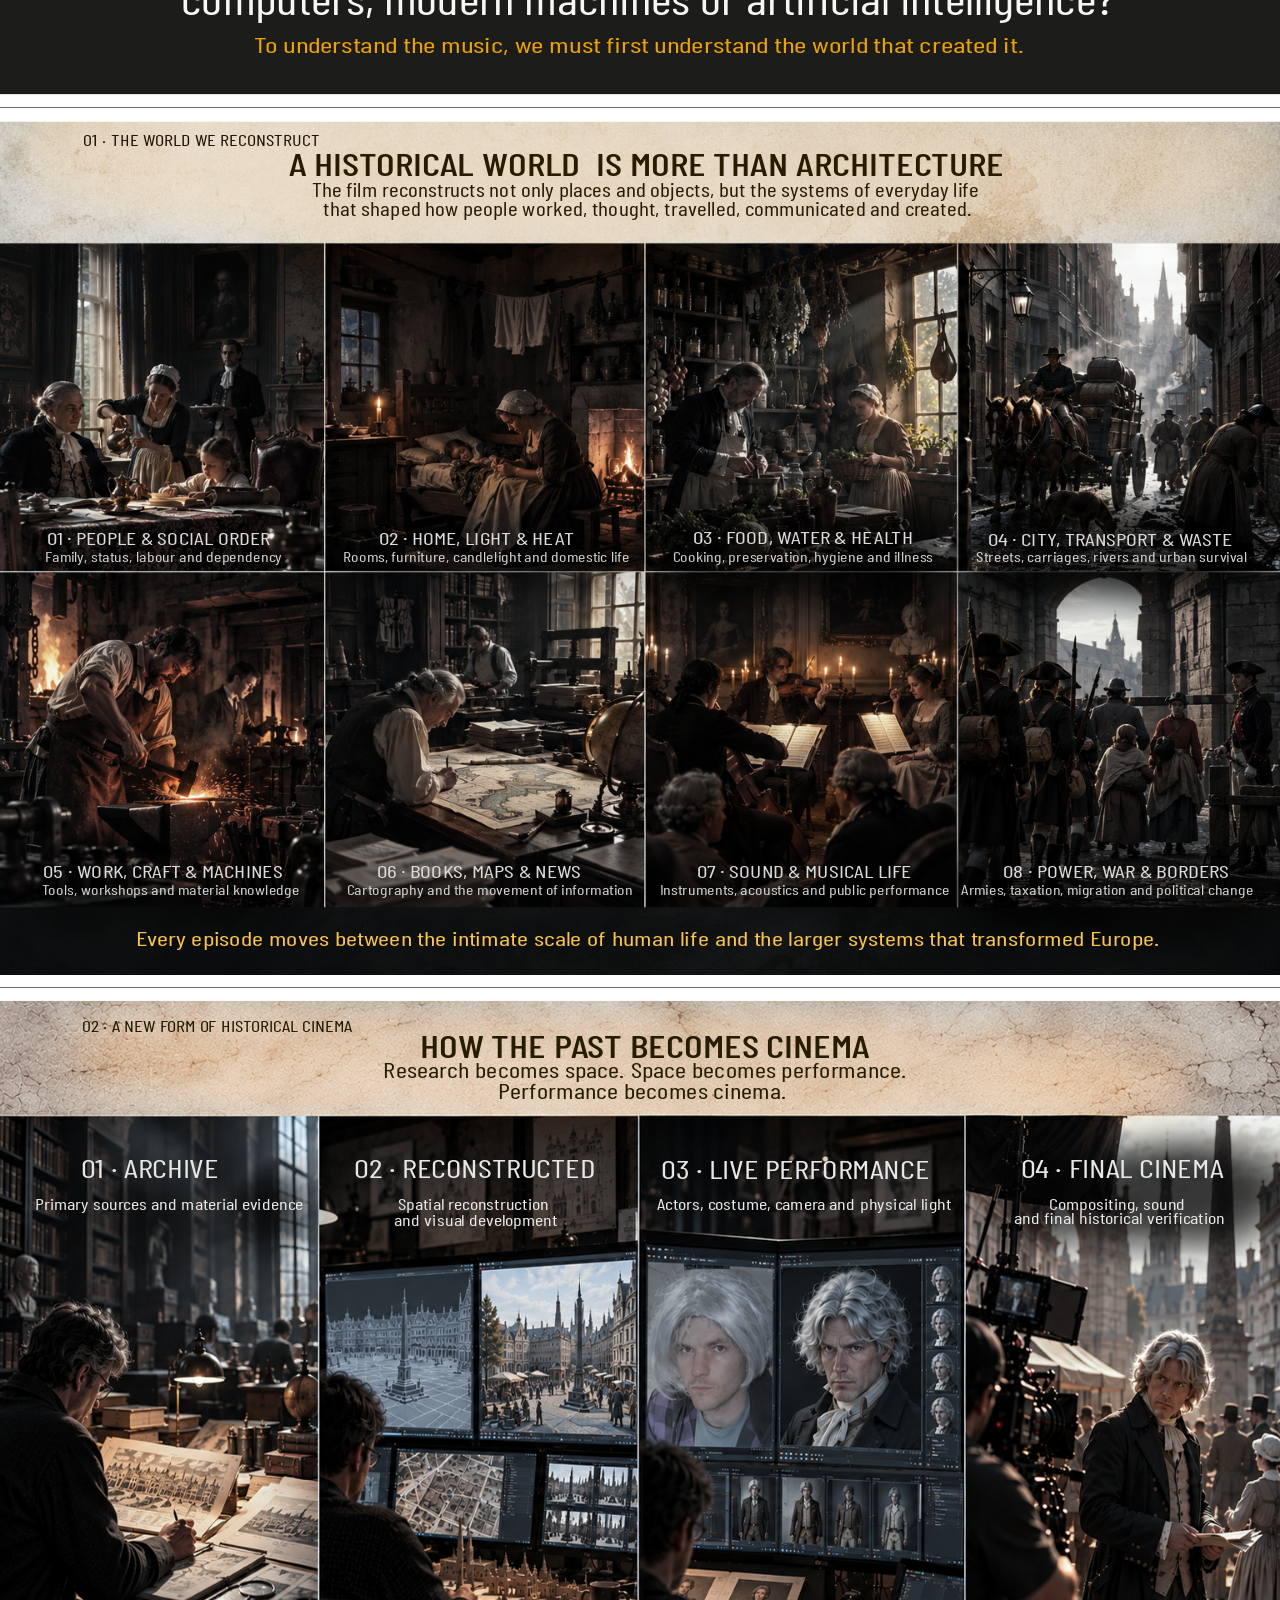
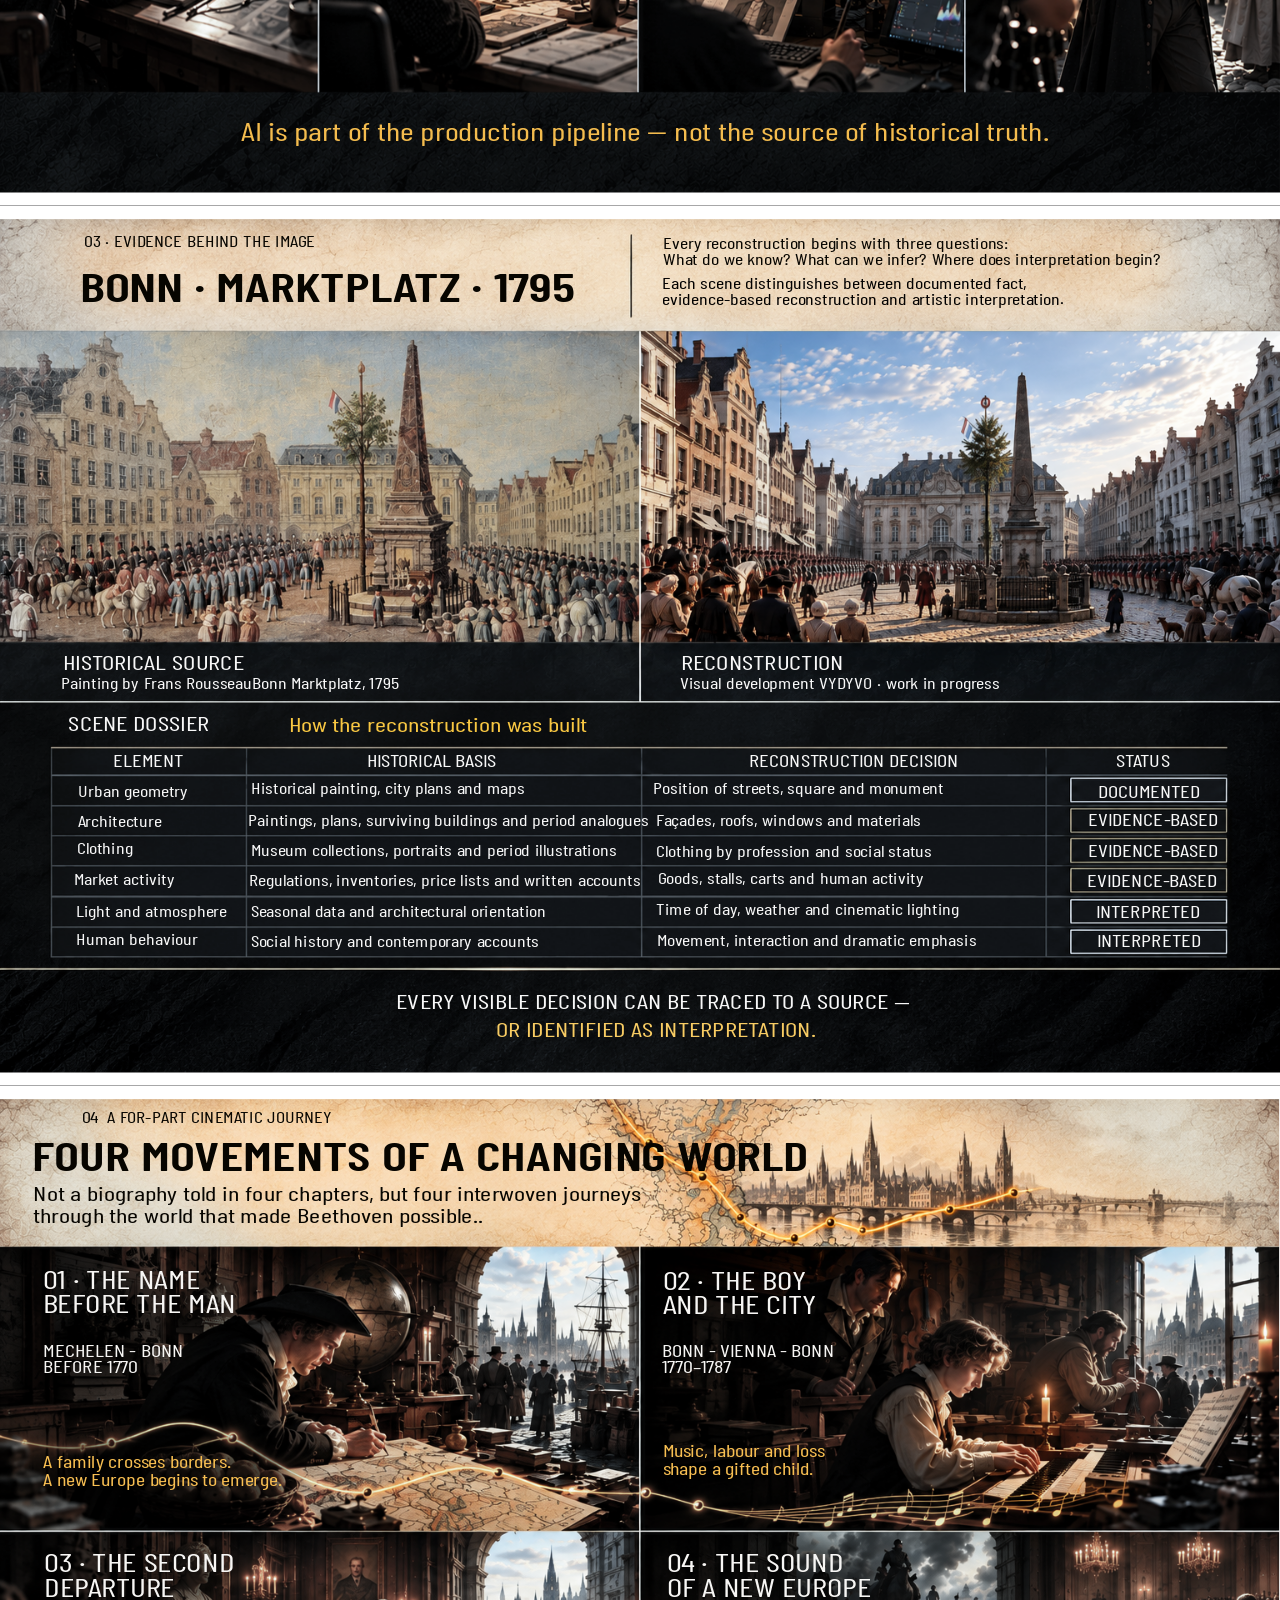
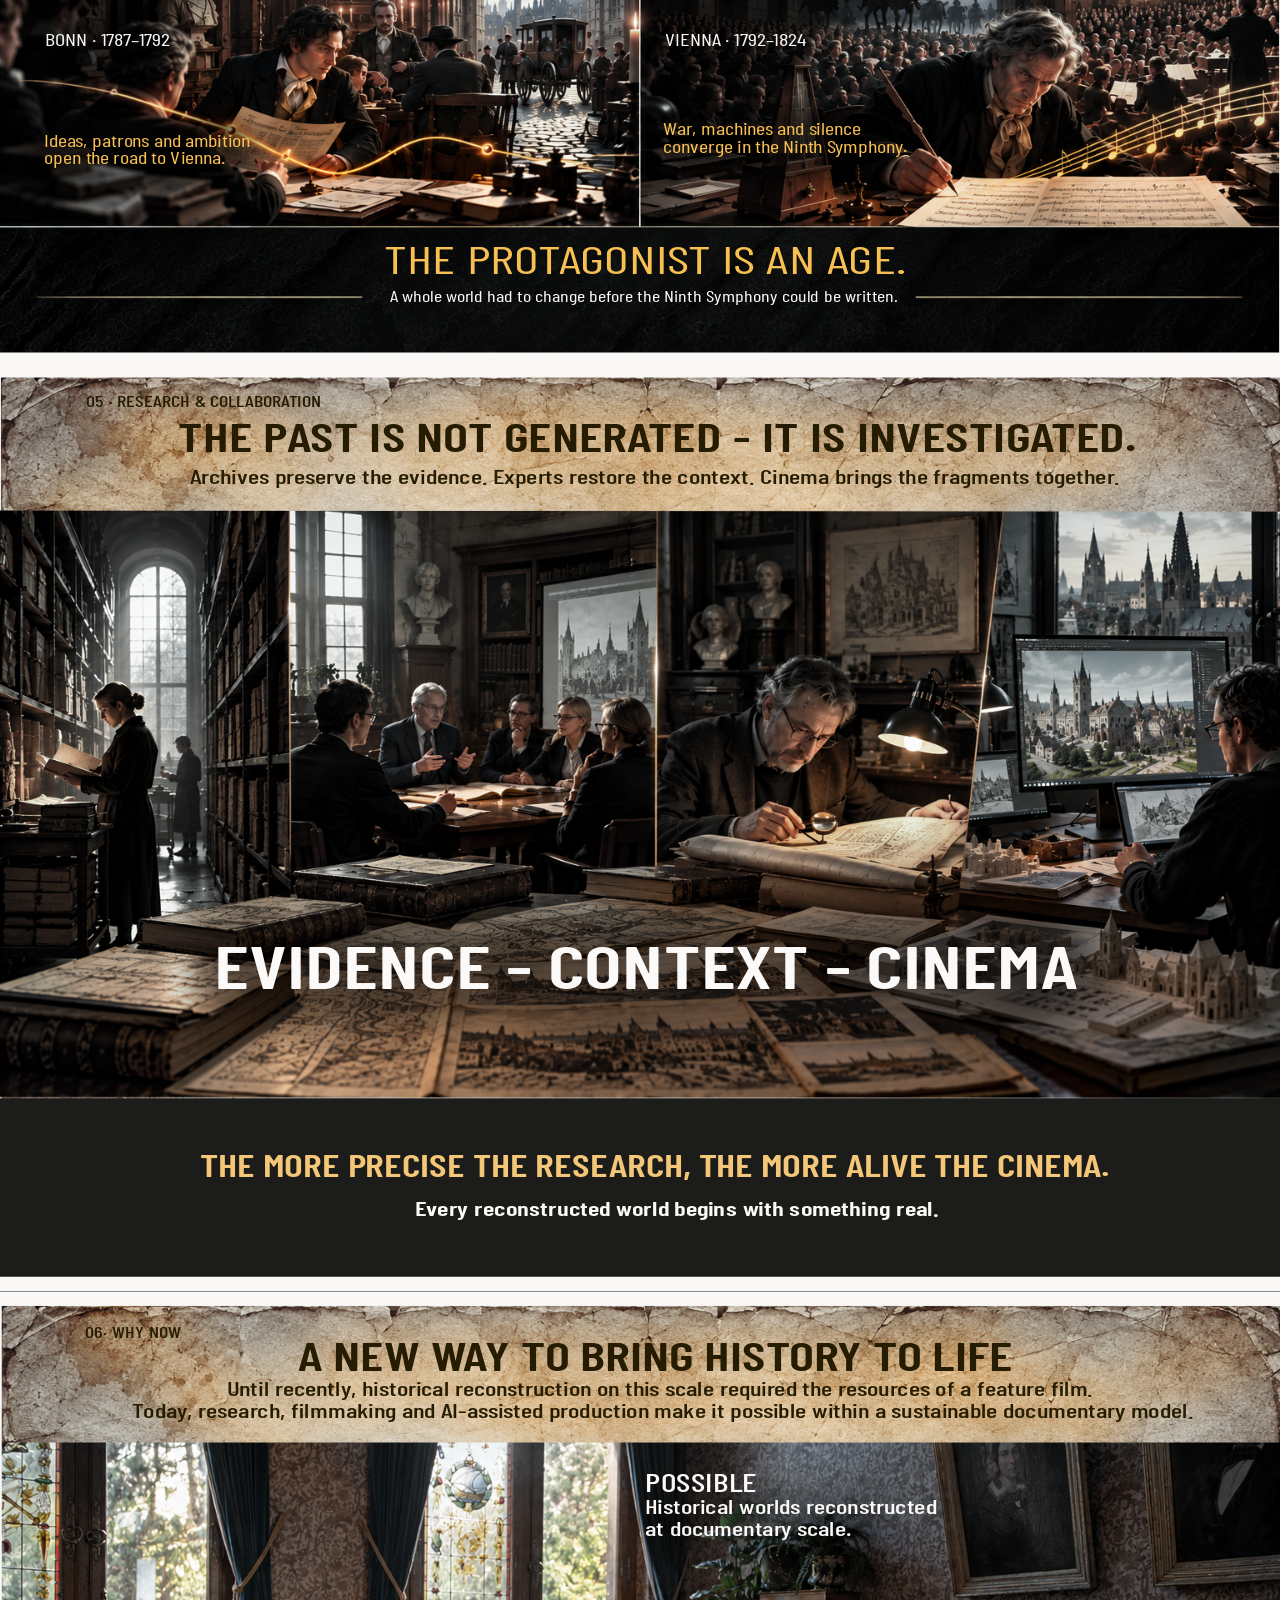
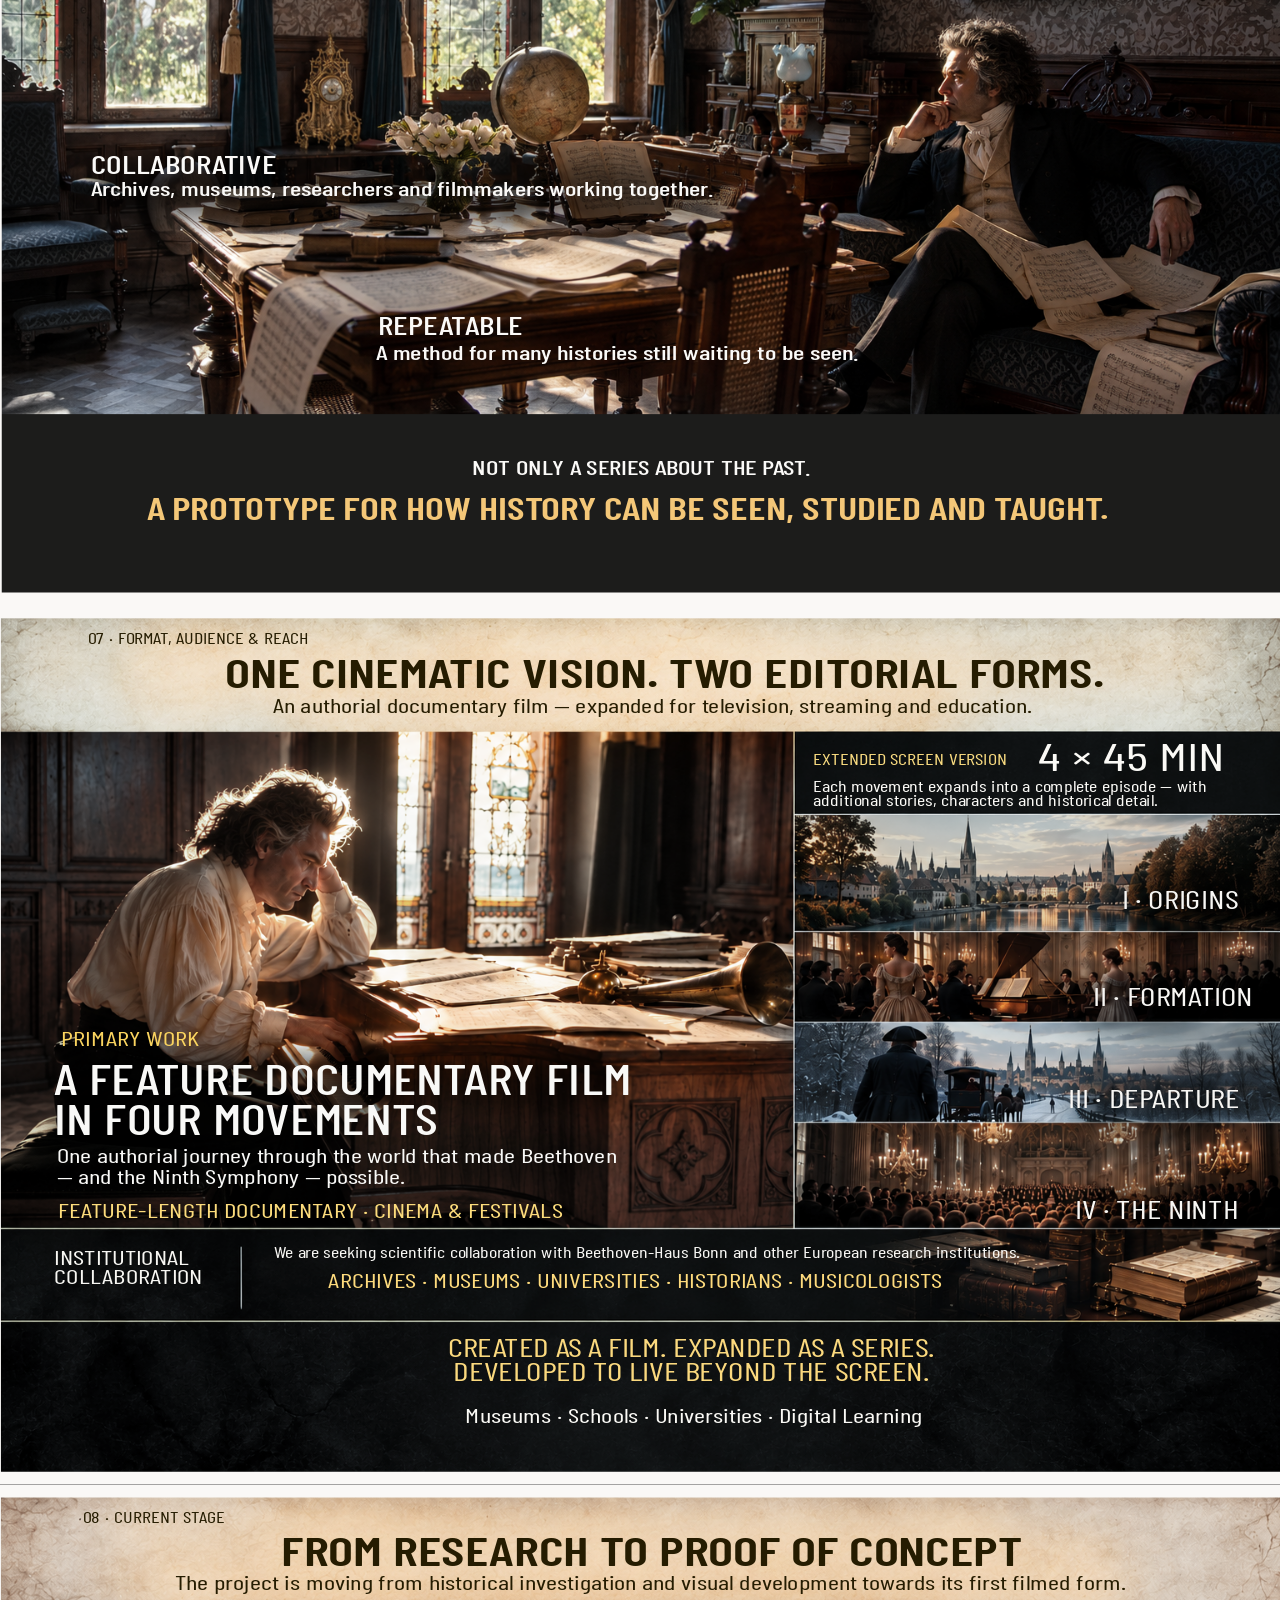
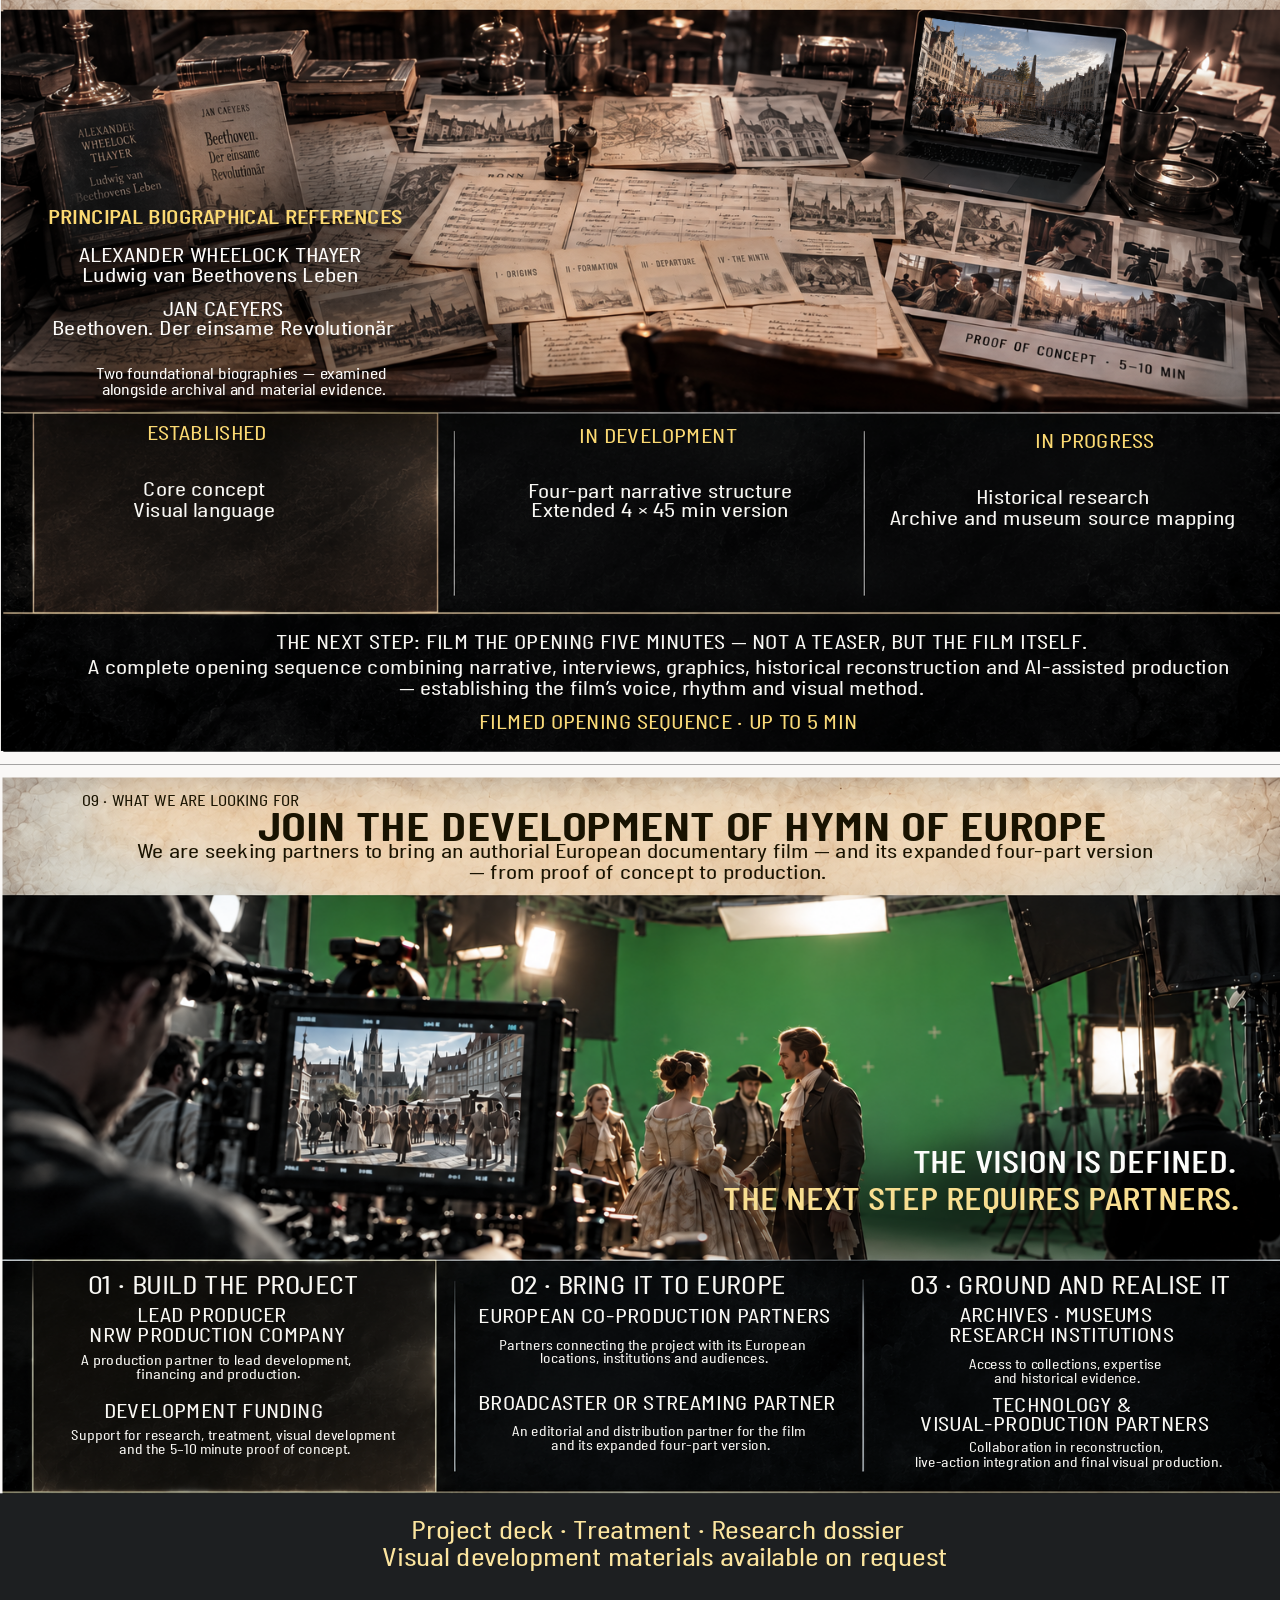
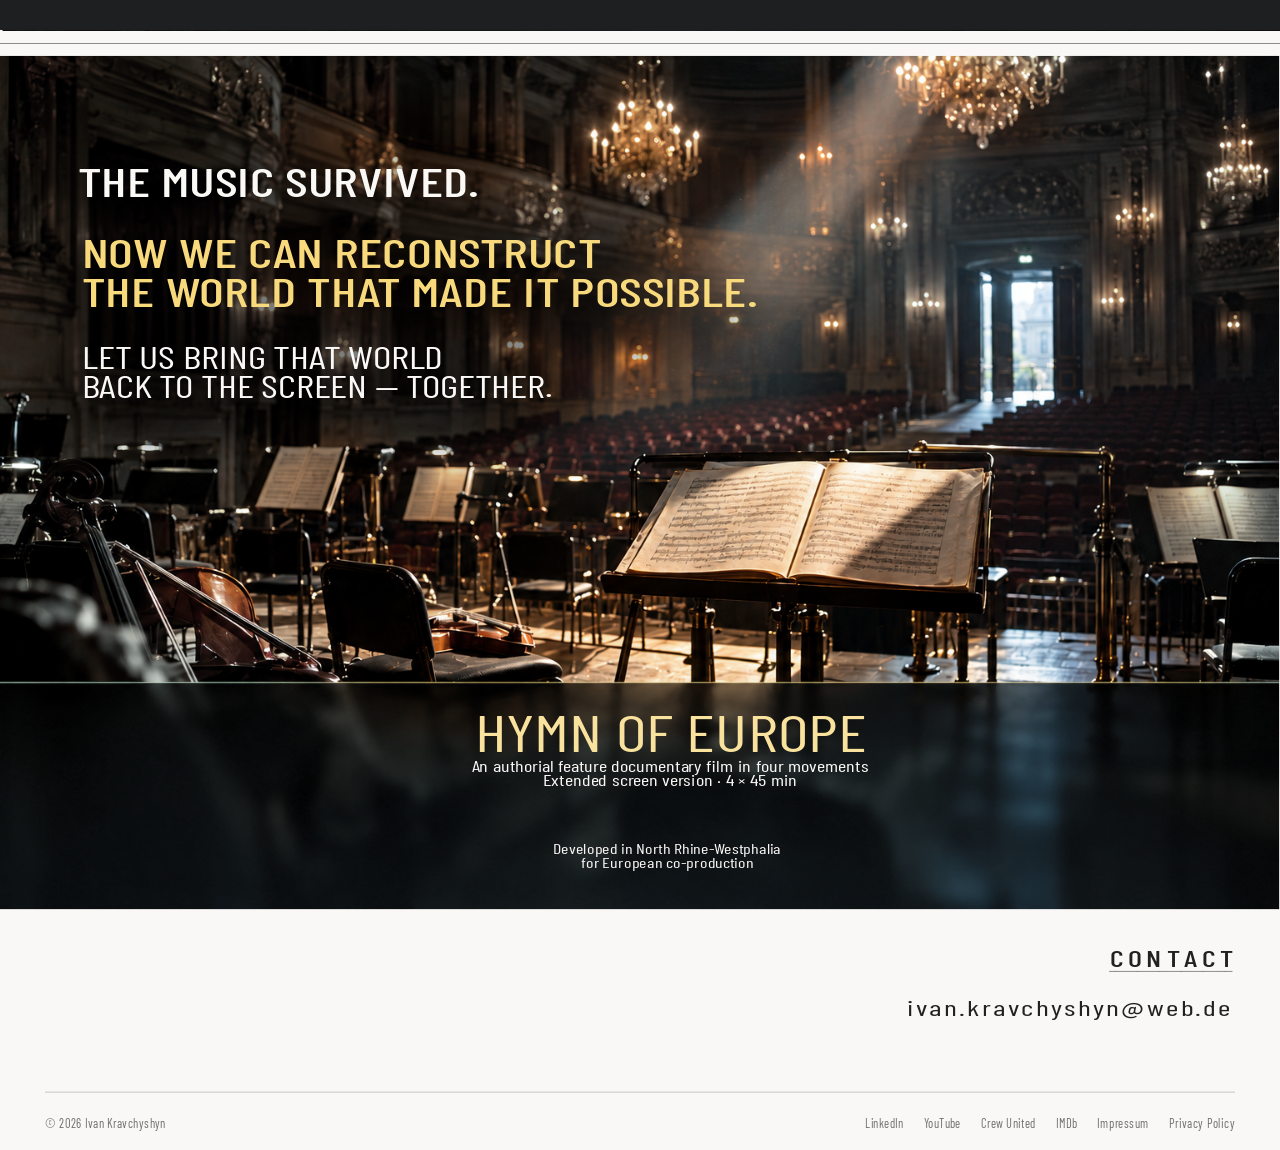
<file: hymn-of-europe/index.html>
<!doctype html><html lang="en"><head><meta charset="utf-8"><meta name="viewport" content="width=device-width,initial-scale=1"><title>HYMN OF EUROPE — Design preview</title><link rel="icon" href="../favicon.ico"><link rel="stylesheet" href="style.css"></head><body><a id="back-to-home" href="../index.html?lang=en" aria-label="Back to homepage" style="position:fixed;left:16px;top:12px;z-index:10000;background:rgba(255,255,255,.9);color:#111;padding:9px 13px;border-radius:4px;text-decoration:none;font:13px Arial,sans-serif;">← HOME</a><main class="page" id="page"></main><script src="layout-data.js"></script><script src="text-styles.js"></script><script src="app.js"></script><script src="calibration.js"></script><script src="translations.js"></script><script src="de-corrections.js"></script><script src="production-languages.js"></script><script>const back=document.getElementById("back-to-home");function syncBack(){back.href="../index.html?lang="+(document.documentElement.lang==="de"?"de":"en");back.textContent=document.documentElement.lang==="de"?"← STARTSEITE":"← HOME";}document.querySelectorAll("[data-lang]").forEach(b=>b.addEventListener("click",()=>requestAnimationFrame(syncBack)));window.addEventListener("hymn-language-change",syncBack);syncBack();</script><script src="../site-footer.js" data-site-root="../"></script></body></html>
</file>
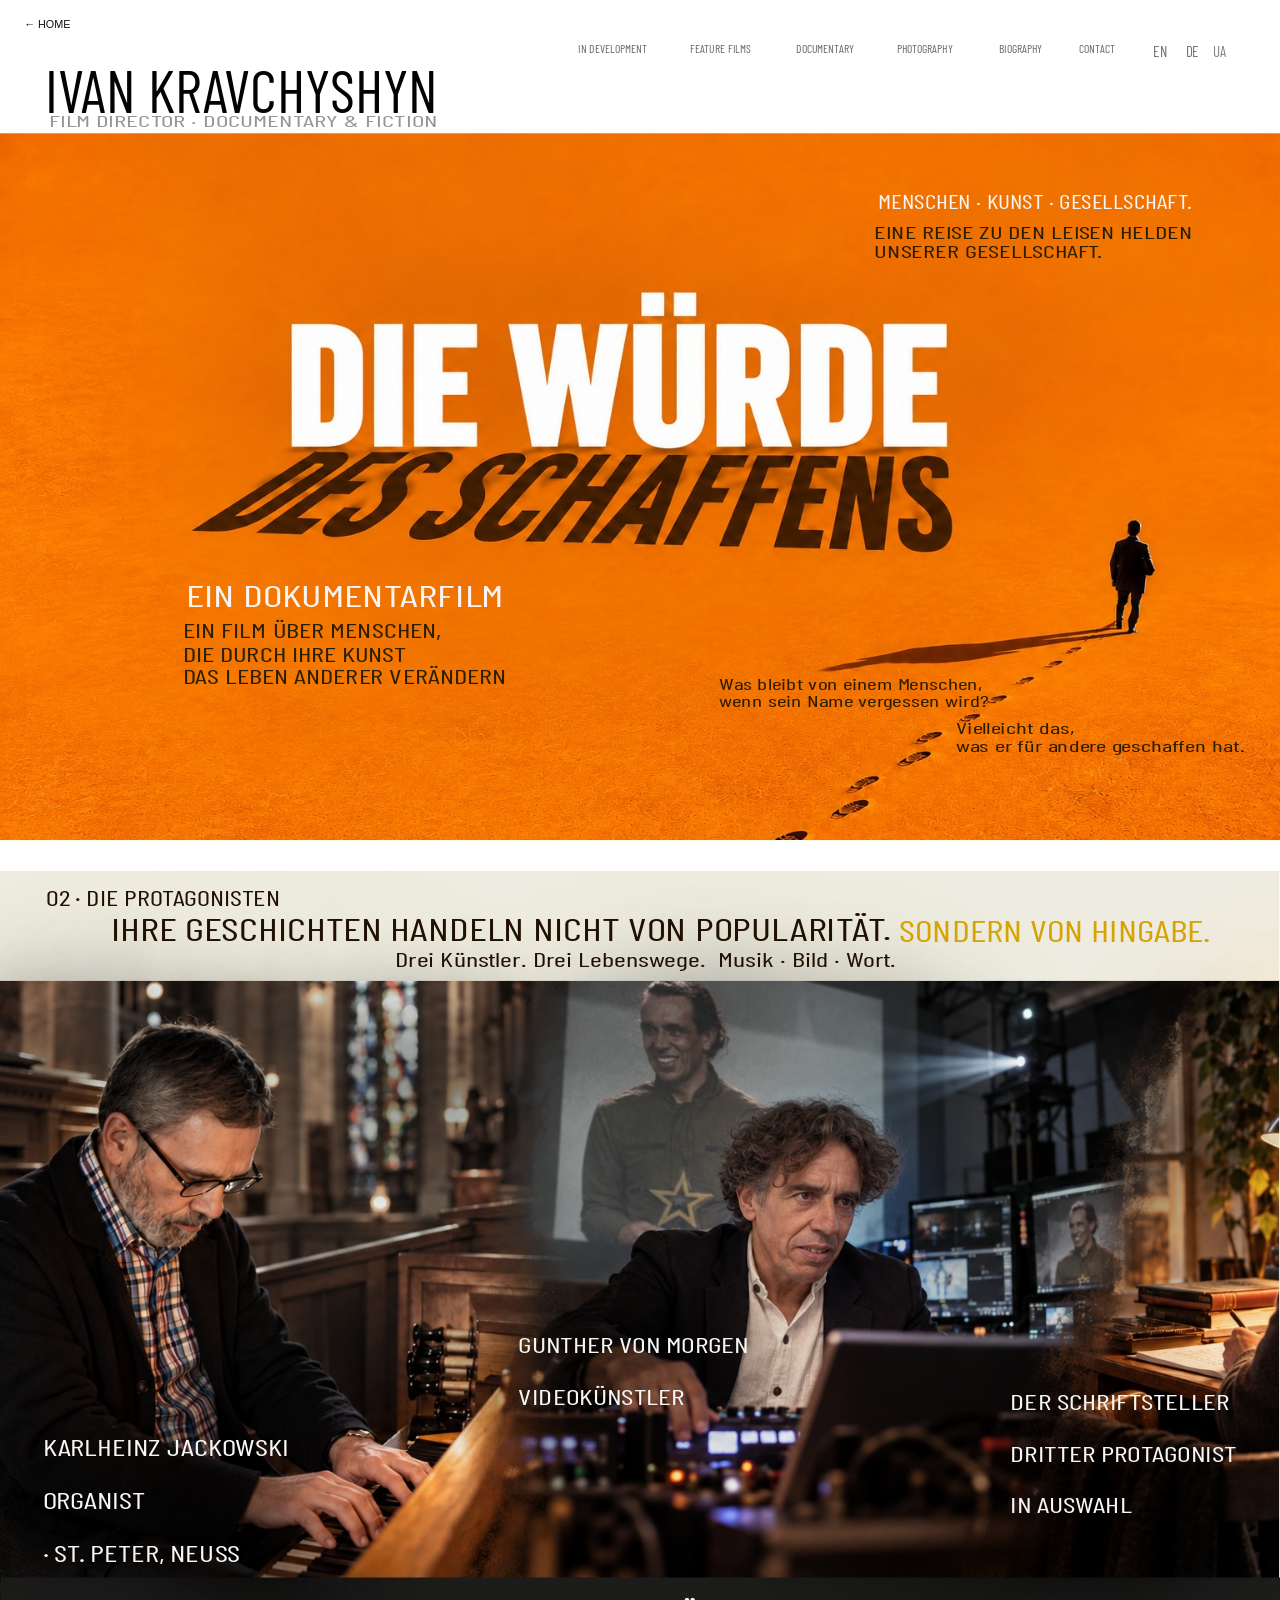
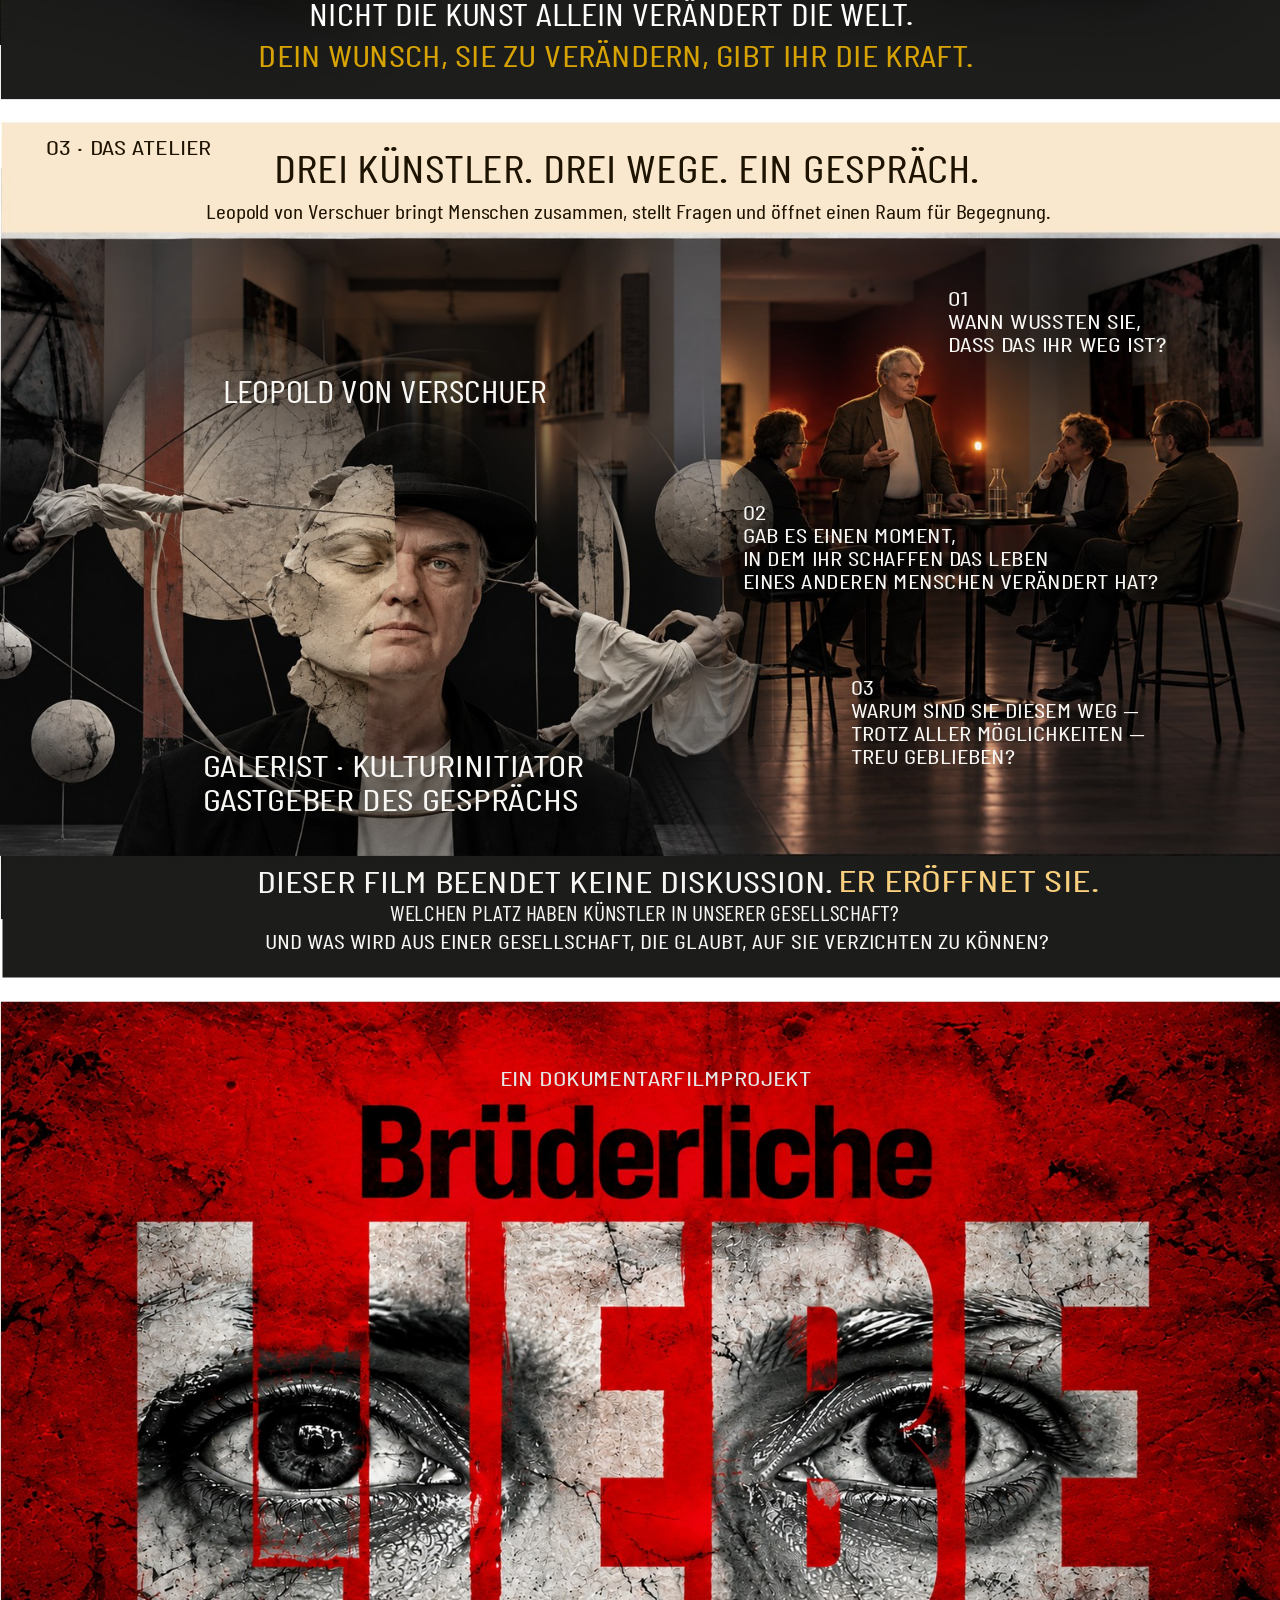
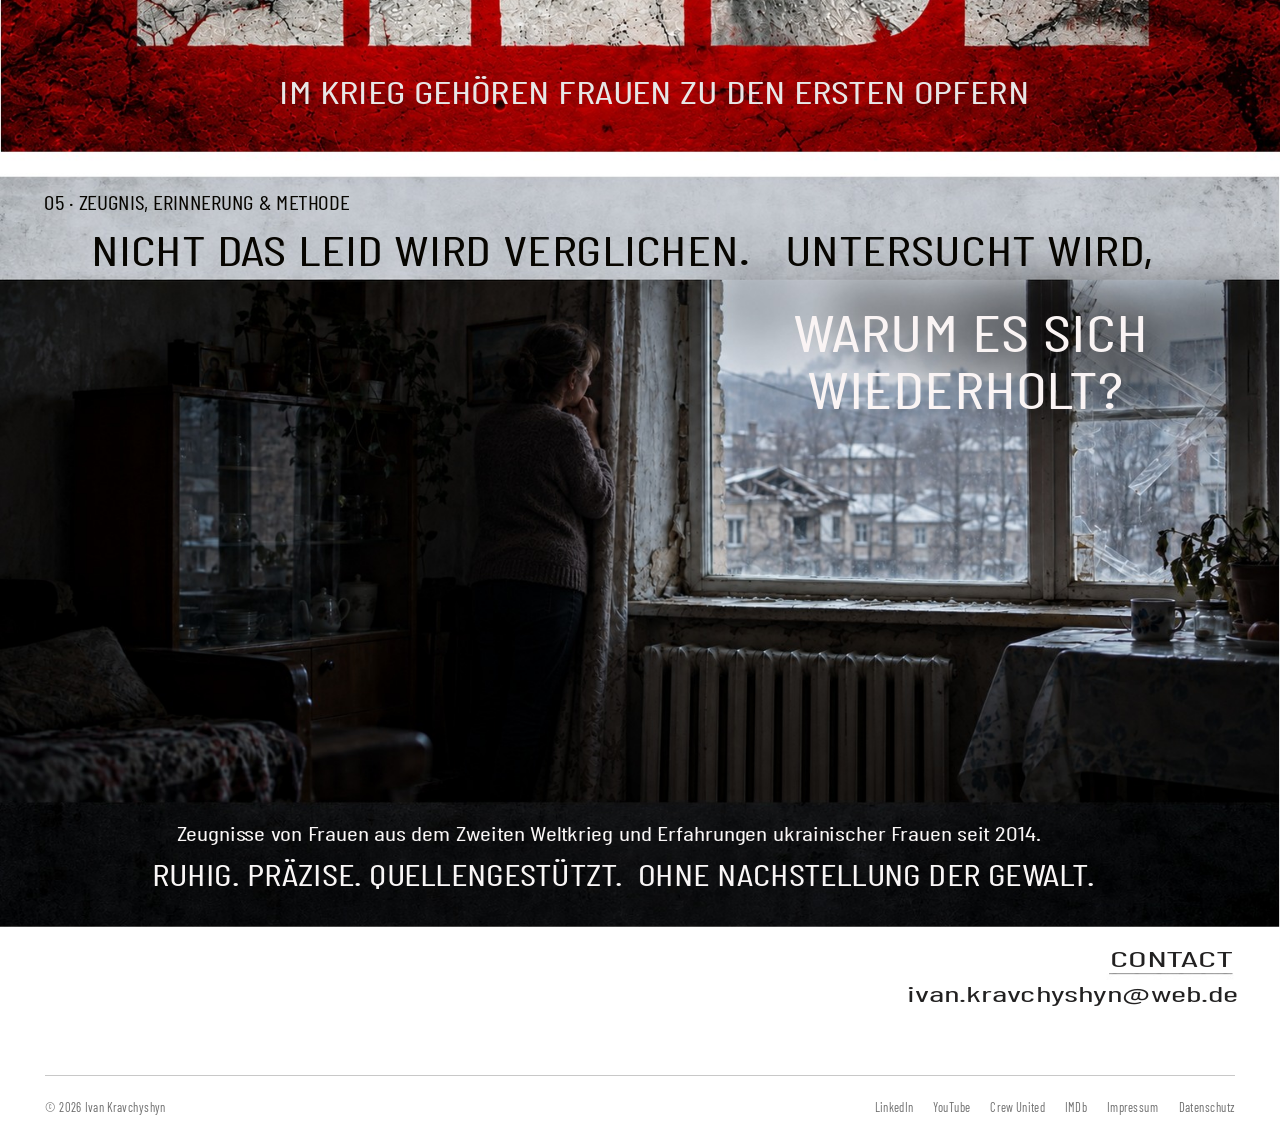
<file: die-wuerde-des-schaffens/de/index.html>
<!doctype html><html lang="de"><head><meta charset="utf-8"><meta name="viewport" content="width=device-width, initial-scale=1"><title>Die Würde des Schaffens — DE Calibration</title><link rel="icon" href="../../favicon.ico"><style>@import url('../../responsive-stage.css');@import url('../../fonts.css');
*{box-sizing:border-box}body{margin:0;background:#161616;color:white;font-family:Arial,sans-serif}#page{position:relative;width:min(100%,1536px);aspect-ratio:1536/5200;margin:auto;container-type:inline-size;overflow:hidden;background:#0b0b0b}#background,#reference{position:absolute;inset:0;width:100%;height:100%;pointer-events:none}#background{z-index:0}#reference{z-index:4;opacity:0}.text-layer{position:absolute;z-index:2;white-space:pre-wrap;overflow:visible;transform-origin:left top;line-height:1.15;letter-spacing:normal;cursor:pointer;user-select:none}body.diagnostic .text-layer.selected{outline:1px dashed #f2bf4d;background:#c0a44d20}#panel{position:fixed;z-index:20;top:12px;right:12px;width:320px;max-width:calc(100vw - 24px);padding:14px;background:#202327f5;border:1px solid #666;border-radius:10px;box-shadow:0 6px 30px #0008;font:12px Arial,sans-serif}#panel label{display:block;margin:8px 0 3px;color:#ddd}#panel input[type=range]{width:100%}#panel input[type=number]{width:76px}#panel button{margin:5px 3px 0 0;padding:7px;border-radius:5px;border:1px solid #777;background:#333;color:white;cursor:pointer}#panel select{width:100%;background:#333;color:white;padding:6px}#panel .line{display:flex;align-items:center;justify-content:space-between;gap:6px}#panel .line input{flex:1}#panel small{color:#bbb}#panel.collapsed .detail{display:none}#panel h3{margin:0 0 8px;font-size:15px}#panel input[type=checkbox]{vertical-align:middle}#page.show-ref #reference{opacity:var(--ref-opacity,.5)}#page.hide-html .text-layer{display:none}

#panel{top:134px;right:24px;width:372px;max-height:calc(100vh - 150px);overflow:auto;background:#0f1c2b; border:1px solid #8796a6;border-radius:12px;padding:14px;color:#e7eef7;box-shadow:0 8px 30px #0009;font:12px Arial,sans-serif}
#panel h3{font-size:13px;margin:0 0 12px;color:#f1f6ff}#panel label{font-size:12px;font-weight:bold;margin:11px 0 5px;color:#e7eef7}#panel select,#panel input,#panel textarea{background:#dbe7f8;color:#0b1520;border:1px solid #b8c6d9;border-radius:4px;padding:8px;font:13px Arial,sans-serif}#panel select{width:100%}#panel button{background:#dbe7f8;color:#101923;border:1px solid #b8c6d9;border-radius:4px;padding:8px 5px;font-size:12px;margin:0;cursor:pointer}#panel button:hover{background:#f5f9ff}#panel button:focus-visible{outline:2px solid #4b9cff}#panel .line{gap:7px}#panel .line input{min-width:0;width:100%}#panel .two{display:grid;grid-template-columns:1fr 1fr;gap:8px;margin-top:7px}#panel .two>div{min-width:0}#panel .two input{width:100%}#panel .two button{width:100%}#panel .full{width:100%;margin-top:8px}#panel .muted{font-size:11px;color:#b8cce0;line-height:1.4;margin:7px 0}#panel .progress{font-size:12px;color:#a5e4dc;font-weight:bold;margin:12px 0}#panel textarea{width:100%;min-height:70px;resize:vertical}#panel .checkline{display:flex;align-items:center;gap:8px;font-size:12px;font-weight:normal;margin:9px 0}#panel input[type=checkbox]{accent-color:#3685ff}#panel .headrow{display:flex;align-items:center;justify-content:space-between;gap:8px}#panel .headrow button{padding:4px 10px}#panel .active-btn{outline:2px solid #2b8bff}#panel .hide-when-collapsed{display:block}#panel.collapsed .hide-when-collapsed{display:none}#panel .section-title{font-size:11px;color:#c8d5e6;margin:8px 0 5px}
#page.show-ref #reference{opacity:var(--ref-opacity,.5)}#page.hide-html .text-layer{display:none}
</style><style>body:not(.diagnostic) #panel{display:none!important}body:not(.diagnostic) .text-layer{cursor:default!important}#project-site-nav{position:fixed;left:12px;top:12px;z-index:10000;display:flex;gap:8px;font:13px Arial,sans-serif}#project-site-nav a{background:#161616db;color:white;text-decoration:none;padding:8px 11px;border:1px solid #777;border-radius:3px}#project-site-nav a[aria-current="page"]{border-color:white;font-weight:bold}</style></head><body><div id="page"><img id="background" src="assets/background.jpg"><img id="reference" src="assets/reference.jpg" alt="Photoshop reference"></div><aside id="panel"><div class="headrow"><h3>DE TYPOGRAPHY · DIAGNOSTIC 02</h3><button id="collapse" title="Показати/сховати">−</button></div><div class="hide-when-collapsed"><p class="muted">Німецька оригінальна версія · калібрування за Photoshop</p><label>Секція</label><select id="sections"></select><label>Текстовий шар</label><select id="layers"></select><div class="two"><button id="prev">← ПОПЕРЕДНІЙ</button><button id="next">НАСТУПНИЙ →</button></div><div id="progress" class="progress"></div><button id="compare" class="full">Порівняти HTML / Photoshop — 50%</button><p class="muted">Накладання еталонного Photoshop (50% / 50%). Натисни ще раз, щоб вимкнути.</p><div class="two"><div><label>Зсув X (px)</label><input id="dx" type="number" step="0.5" value="0"></div><div><label>Зсув Y (px)</label><input id="dy" type="number" step="0.5" value="0"></div><div><label>Ширина (%)</label><input id="sx" type="number" step="0.5" value="100"></div><div><label>Висота (%)</label><input id="sy" type="number" step="0.5" value="100"></div></div><label>Німецький текст (можна додати переноси рядків)</label><textarea id="textedit"></textarea><label class="checkline"><input id="checked" type="checkbox"> ✓ Напис перевірено / Checked</label><div class="two"><button id="reset">Скинути напис</button><button id="hide">Сховати панель</button></div><div class="two"><button id="save">Експорт JSON</button><button id="import">Імпорт JSON</button></div><input id="importfile" type="file" accept=".json,application/json" style="display:none"><div class="two"><button id="onlyref">Лише Photoshop</button><button id="resetall">Скинути всі зміни</button></div><p class="muted">Клік по напису на сторінці вибирає шар. Корекції зберігаються локально у браузері; експортуй JSON, щоб передати їх для фінального HTML.</p><div id="info" class="muted"></div></div></aside>
<script src="typography.js"></script><script>
const page=document.getElementById('page'),layersEl=document.getElementById('layers'),sectionsEl=document.getElementById('sections'),els=[];
const storageKey='wuerde_de_calibration_v05_approved';
const emailStyle=document.createElement('style');emailStyle.textContent='.email{text-decoration:none}.email:hover{opacity:.6}';document.head.append(emailStyle);
const APPROVED_CORRECTIONS={"/00_HEADER/LANGUAGES/UA":{"checked":true},"/00_HEADER/LANGUAGES/DE":{"checked":true},"/00_HEADER/LANGUAGES/EN":{"checked":true},"/00_HEADER/NAVIGATION/CONTACT":{"checked":true},"/00_HEADER/NAVIGATION/BIOGRAPHY":{"checked":true},"/00_HEADER/NAVIGATION/PHOTOGRAPHY":{"checked":true},"/00_HEADER/NAVIGATION/DOCUMENTARY":{"checked":true},"/00_HEADER/NAVIGATION/FEATURE FILMS":{"checked":true},"/00_HEADER/NAVIGATION/IN DEVELOPMENT":{"checked":true},"/00_HEADER/PROFESSION/FILM DIRECTOR · DOCUMENTARY & FICTION":{"dx":5.5,"dy":10,"sx":181.5,"checked":true},"/00_HEADER/NAME/IVAN KRAVCHYSHYN":{"checked":true},"/01_BLOCK/SECTION_TITLE/Vielleicht das, was er für andere geschaffen hat.":{"sx":167,"dx":14.5,"checked":true},"/01_BLOCK/SECTION_TITLE/Was bleibt von einem Menschen, wenn sein Name vergessen wird?":{"sx":157.5,"checked":true},"/01_BLOCK/SECTION_TITLE/EINE REISE ZU DEN LEISEN HELDEN UNSERER GESELLSCHAFT.":{"sx":159.5,"checked":true},"/01_BLOCK/SECTION_TITLE/EIN FILM ÜBER MENSCHEN, DIE DURCH IHRE KUNST DAS LEBEN ANDERER ":{"sx":143,"checked":true},"/01_BLOCK/SECTION_TITLE/MENSCHEN · KUNST · GESELLSCHAFT.":{"dx":52,"sx":126,"checked":true},"/01_BLOCK/SECTION_TITLE/EIN DOKUMENTARFILM":{"dx":-5.5,"sx":143,"checked":true},"/02_BLOCK/Drei Künstler. Drei Lebenswege.  Musik · Bild · Wort.":{"sx":143.5,"dx":-81.5,"checked":true},"/02_BLOCK/DEIN WUNSCH, SIE ZU VERÄNDERN, GIBT IHR DIE KRAFT.":{"sx":129.5,"checked":true},"/02_BLOCK/NICHT DIE KUNST ALLEIN VERÄNDERT DIE WELT.":{"sx":127,"checked":true},"/02_BLOCK/SONDERN VON HINGABE.":{"sx":128.5,"checked":true,"dy":-5.5},"/02_BLOCK/IHRE GESCHICHTEN HANDELN NICHT VON POPULARITÄT.":{"sx":141,"checked":true},"/02_BLOCK/02 · DIE PROTAGONISTEN":{"sx":127,"checked":true},"/02_BLOCK/DER SCHRIFTSTELLER  DRITTER PROTAGONIST   IN AUSWAHL":{"dy":-93,"sx":133,"checked":true},"/02_BLOCK/GUNTHER VON MORGEN  VIDEOKÜNSTLER ":{"sx":133,"checked":true},"/02_BLOCK/KARLHEINZ JACKOWSKI  ORGANIST   · ST. PETER, NEUSS":{"sx":139.5,"checked":true,"sy":103,"dy":-25},"/03_BLOCK/UND WAS WIRD AUS EINER GESELLSCHAFT, DIE GLAUBT, AUF SIE VERZIC":{"sx":130.5,"checked":true},"/03_BLOCK/WELCHEN PLATZ HABEN KÜNSTLER IN UNSERER GESELLSCHAFT?":{"sx":117,"dx":12,"checked":true},"/03_BLOCK/ER ERÖFFNET SIE.":{"sx":146,"checked":true},"/03_BLOCK/DIESER FILM BEENDET KEINE DISKUSSION.":{"sx":137,"dy":-6,"checked":true},"/03_BLOCK/03 WARUM SIND SIE DIESEM WEG — TROTZ ALLER MÖGLICHKEITEN — TREU":{"sx":135,"checked":true},"/03_BLOCK/02 GAB ES EINEN MOMENT, IN DEM IHR SCHAFFEN DAS LEBEN EINES AND":{"sx":136,"checked":true},"/03_BLOCK/01 WANN WUSSTEN SIE, DASS DAS IHR WEG IST?":{"sx":140,"checked":true},"/03_BLOCK/GALERIST · KULTURINITIATOR GASTGEBER DES GESPRÄCHS":{"sx":133.5,"checked":true},"/03_BLOCK/LEOPOLD VON VERSCHUER":{"sx":124,"checked":true},"/03_BLOCK/Leopold von Verschuer bringt Menschen zusammen, stellt Fragen u":{"sx":119,"checked":true},"/03_BLOCK/DREI KÜNSTLER. DREI WEGE. EIN GESPRÄCH.":{"sx":119,"checked":true},"/03_BLOCK/03 · DAS ATELIER":{"sx":146,"checked":true},"/04_BLOCK/EIN DOKUMENTARFILMPROJEKT":{"sx":147.5,"dx":-35,"checked":true},"/04_BLOCK/IM KRIEG GEHÖREN FRAUEN ZU DEN ERSTEN OPFERN":{"sx":144,"dx":-39,"checked":true},"/05_BLOCK/05 · ZEUGNIS, ERINNERUNG & METHODE":{"sx":115.5,"checked":true},"/05_BLOCK/WARUM ES SICH  WIEDERHOLT?":{"sx":135.5,"checked":true},"/05_BLOCK/NICHT DAS LEID WIRD VERGLICHEN.   UNTERSUCHT WIRD,":{"sx":140,"dx":-27,"checked":true},"/05_BLOCK/RUHIG. PRÄZISE. QUELLENGESTÜTZT.  OHNE NACHSTELLUNG DER GEWALT.":{"sx":130,"checked":true},"/05_BLOCK/Zeugnisse von Frauen aus dem Zweiten Weltkrieg und Erfahrungen ":{"sx":131,"checked":true},"/99_CONTACT/SECTION_TITLE/ ivan.kravchyshyn@web.de":{"sx":164.5,"checked":true,"dy":-43},"/99_CONTACT/SECTION_TITLE/CONTACT":{"sx":182.5,"checked":true,"dy":-10.5}};
let corrections=JSON.parse(JSON.stringify(APPROVED_CORRECTIONS));
// Approved Photoshop calibration is the baseline. No older browser data is imported.
try { if(new URLSearchParams(location.search).get('diagnostic')==='1'){const saved=localStorage.getItem(storageKey);if(saved)corrections=JSON.parse(saved)||corrections;} } catch(e) {}
let selected=0;
function cssFont(n){const s=(n||'').toLowerCase();return s.includes('barlow')?'"Barlow Condensed","Arial Narrow",Arial,sans-serif':s.includes('montserrat')?'Montserrat,Arial,sans-serif':s.includes('helvetica')?'Helvetica,Arial,sans-serif':s.includes('arial')?'Arial,sans-serif':`"${(n||'Arial').replace(/[^a-zA-Z0-9 _-]/g,'')}",Arial,sans-serif`}
function sectionOf(t){const p=t.path||'';return p.split('/')[0]||'TEXT'}
const sections=[...new Set(TYPOGRAPHY.map(sectionOf))];
sections.forEach(v=>sectionsEl.add(new Option(v,v)));
function saveLocal(){try{localStorage.setItem(storageKey,JSON.stringify(corrections))}catch(e){}}
function render(i){const t=TYPOGRAPHY[i],el=els[i],c=corrections[t.path]||{};el.style.left=(t.x+(c.dx||0))+'px';el.style.top=(t.y+(c.dy||0))+'px';el.style.fontSize=t.size+'px';el.style.width=(t.path.startsWith('/00_HEADER/LANGUAGES/') ? (t.w||30) : Math.max(t.w||100,60))+'px';el.style.fontFamily=cssFont(t.font);el.style.color=t.color||'#ffffff';el.style.transform=`scale(${(c.sx??100)/100},${(c.sy??100)/100})`;el.style.textAlign=t.align||'left';el.textContent=c.text!==undefined?c.text:(t.text||'').replace(/\n/g,'\n');el.dataset.checked=c.checked?'true':'false';}
TYPOGRAPHY.forEach((t,i)=>{const isEmail=t.path.includes('ivan.kravchyshyn@web.de'),el=document.createElement(isEmail?'a':'div');el.className='text-layer'+(isEmail?' email':'');el.title=t.path;if(isEmail){el.href='mailto:ivan.kravchyshyn@web.de';el.setAttribute('aria-label','Email Ivan Kravchyshyn')}el.addEventListener('click',e=>{if(document.body.classList.contains('diagnostic')){if(isEmail)e.preventDefault();choose(i)}});page.appendChild(el);els.push(el);render(i)});
function choose(i){if(i<0||i>=TYPOGRAPHY.length)return;selected=i;const t=TYPOGRAPHY[i],c=corrections[t.path]||{};els.forEach((el,j)=>el.classList.toggle('selected',j===i));sectionsEl.value=sectionOf(t);fillLayers();layersEl.value=String(i);for(const k of ['dx','dy','sx','sy'])document.getElementById(k).value=c[k]??(k[0]==='s'?100:0);document.getElementById('textedit').value=c.text!==undefined?c.text:(t.text||'').replace(/\n/g,'\n');document.getElementById('checked').checked=!!c.checked;document.getElementById('info').textContent=`${t.font||'Font'} · ${t.size||'?'}px · X ${t.x}, Y ${t.y} · ${t.path}`;updateProgress()}
function fillLayers(){layersEl.innerHTML='';TYPOGRAPHY.forEach((t,i)=>{if(sectionOf(t)===sectionsEl.value){const opt=new Option(String(i+1).padStart(3,'0')+' · '+(t.text||t.path).replace(/\n/g,' ').slice(0,72),String(i));layersEl.add(opt)}})}
function updateProgress(){const count=TYPOGRAPHY.filter(t=>corrections[t.path]?.checked).length;document.getElementById('progress').textContent=`${selected+1} / ${TYPOGRAPHY.length} · Перевірено ${count} з ${TYPOGRAPHY.length}`}
sectionsEl.onchange=()=>{const i=TYPOGRAPHY.findIndex(t=>sectionOf(t)===sectionsEl.value);if(i>=0)choose(i)};
layersEl.onchange=e=>choose(+e.target.value);
document.getElementById('prev').onclick=()=>choose((selected-1+TYPOGRAPHY.length)%TYPOGRAPHY.length);
document.getElementById('next').onclick=()=>choose((selected+1)%TYPOGRAPHY.length);
for(const k of ['dx','dy','sx','sy'])document.getElementById(k).addEventListener('input',e=>{const t=TYPOGRAPHY[selected];(corrections[t.path]??={})[k]=+e.target.value;render(selected);saveLocal()});
document.getElementById('textedit').oninput=e=>{const t=TYPOGRAPHY[selected];(corrections[t.path]??={}).text=e.target.value;render(selected);saveLocal()};
document.getElementById('checked').onchange=e=>{const t=TYPOGRAPHY[selected];(corrections[t.path]??={}).checked=e.target.checked;render(selected);updateProgress();saveLocal()};
document.getElementById('compare').onclick=()=>{page.classList.remove('hide-html');page.classList.toggle('show-ref');page.style.setProperty('--ref-opacity','.5');document.getElementById('compare').classList.toggle('active-btn',page.classList.contains('show-ref'))};
document.getElementById('onlyref').onclick=()=>{page.classList.toggle('hide-html');page.classList.toggle('show-ref',page.classList.contains('hide-html'));page.style.setProperty('--ref-opacity','1')};
document.getElementById('reset').onclick=()=>{delete corrections[TYPOGRAPHY[selected].path];render(selected);choose(selected);saveLocal()};
document.getElementById('resetall').onclick=()=>{if(!confirm('Скинути ВСІ калібрування? Перед цим експортуй JSON.'))return;corrections={};els.forEach((_,i)=>render(i));choose(selected);saveLocal()};
document.getElementById('collapse').onclick=()=>{const panel=document.getElementById('panel');panel.classList.toggle('collapsed');document.getElementById('collapse').textContent=panel.classList.contains('collapsed')?'+':'−'};
document.getElementById('hide').onclick=()=>document.getElementById('collapse').click();
document.getElementById('save').onclick=()=>{const blob=new Blob([JSON.stringify({project:'DIE WÜRDE DES SCHAFFENS',language:'de',canvas:{width:1536,height:5200},corrections},null,2)],{type:'application/json'});const a=document.createElement('a');a.href=URL.createObjectURL(blob);a.download='WUERDE_TYPOGRAPHY_CORRECTIONS_DE.json';a.click();setTimeout(()=>URL.revokeObjectURL(a.href),1000)};
document.getElementById('import').onclick=()=>document.getElementById('importfile').click();
document.getElementById('importfile').onchange=async e=>{const file=e.target.files[0];if(!file)return;try{const obj=JSON.parse(await file.text());if(obj.project&&obj.project!=='DIE WÜRDE DES SCHAFFENS')throw Error('Це JSON іншого проєкту');if(obj.language&&obj.language!=='de')throw Error('Очікується DE JSON');if(!obj.corrections||typeof obj.corrections!=='object'||Array.isArray(obj.corrections))throw Error('Не знайдено corrections');corrections=obj.corrections;els.forEach((_,i)=>render(i));choose(selected);saveLocal();alert('JSON імпортовано')}catch(err){alert('Помилка імпорту: '+err.message)}e.target.value=''};
choose(0);
</script><nav id="project-site-nav" aria-label="Project navigation"><a href="../../index.html?lang=de">← HOME</a><a href="../de/index.html" aria-current="page">DE</a><a href="../en/index.html" >EN</a></nav><script>if(new URLSearchParams(location.search).get('diagnostic')==='1')document.body.classList.add('diagnostic');</script><style>body:not(.diagnostic) #project-site-nav{display:none!important}body:not(.diagnostic) .text-layer.site-nav-active{pointer-events:auto!important;cursor:pointer!important}body:not(.diagnostic) .text-layer.site-nav-active:focus{outline:none!important}body:not(.diagnostic) .text-layer.site-nav-active:hover{text-decoration:underline;text-underline-offset:3px}</style><script>(function(){
const current='de';
const routes={EN:'../en/index.html',DE:'../de/index.html',UA:'../../index.html?lang=ua'};
function setup(){if(document.body.classList.contains('diagnostic'))return;document.querySelectorAll('#page .text-layer').forEach(el=>{const path=el.title||'';let destination=null;if(path.startsWith('/00_HEADER/LANGUAGES/')){const code=path.split('/').pop();destination=routes[code]||null;}else if(path==='/00_HEADER/NAME/IVAN KRAVCHYSHYN'){destination='../../index.html?lang='+current;}else if(path.startsWith('/00_HEADER/NAVIGATION/')){const section=path.split('/').pop();const ids={'CONTACT':'contact','BIOGRAPHY':'biography','PHOTOGRAPHY':'photography','DOCUMENTARY':'documentary-films','FEATURE FILMS':'feature-films','IN DEVELOPMENT':'in-development'};destination='../../index.html?lang='+current+'#'+(ids[section]||'in-development');}if(destination){el.classList.add('site-nav-active');el.setAttribute('role','link');el.setAttribute('tabindex','0');el.addEventListener('click',e=>{e.stopImmediatePropagation();window.location.assign(destination)},true);el.addEventListener('keydown',e=>{if(e.key==='Enter'||e.key===' '){e.preventDefault();window.location.assign(destination)}})}})}
if(document.readyState==='loading')document.addEventListener('DOMContentLoaded',setup);else setup();
})();</script><style>#page{width:1536px!important;height:5200px!important;aspect-ratio:auto!important;margin:0!important;container-type:normal!important}#background,#reference{width:1536px!important;height:5200px!important}body:not(.diagnostic) #wuerde-home{position:absolute;left:16px;top:12px;z-index:10000;background:rgba(255,255,255,.9);color:#111;padding:9px 13px;border-radius:4px;text-decoration:none;font:13px Arial,sans-serif}body.diagnostic #wuerde-home{display:none}</style><a id="wuerde-home" href="../../index.html?lang=de">← HOME</a><script>addEventListener('DOMContentLoaded',()=>{const page=document.getElementById('page'),home=document.getElementById('wuerde-home');page.dataset.responsiveStage='';page.dataset.designHeight='5200';page.append(home);const script=document.createElement('script');script.src='../../responsive-stage.js';document.body.append(script)})</script><script src="../../site-footer.js" data-site-root="../../"></script></body></html>
</file>
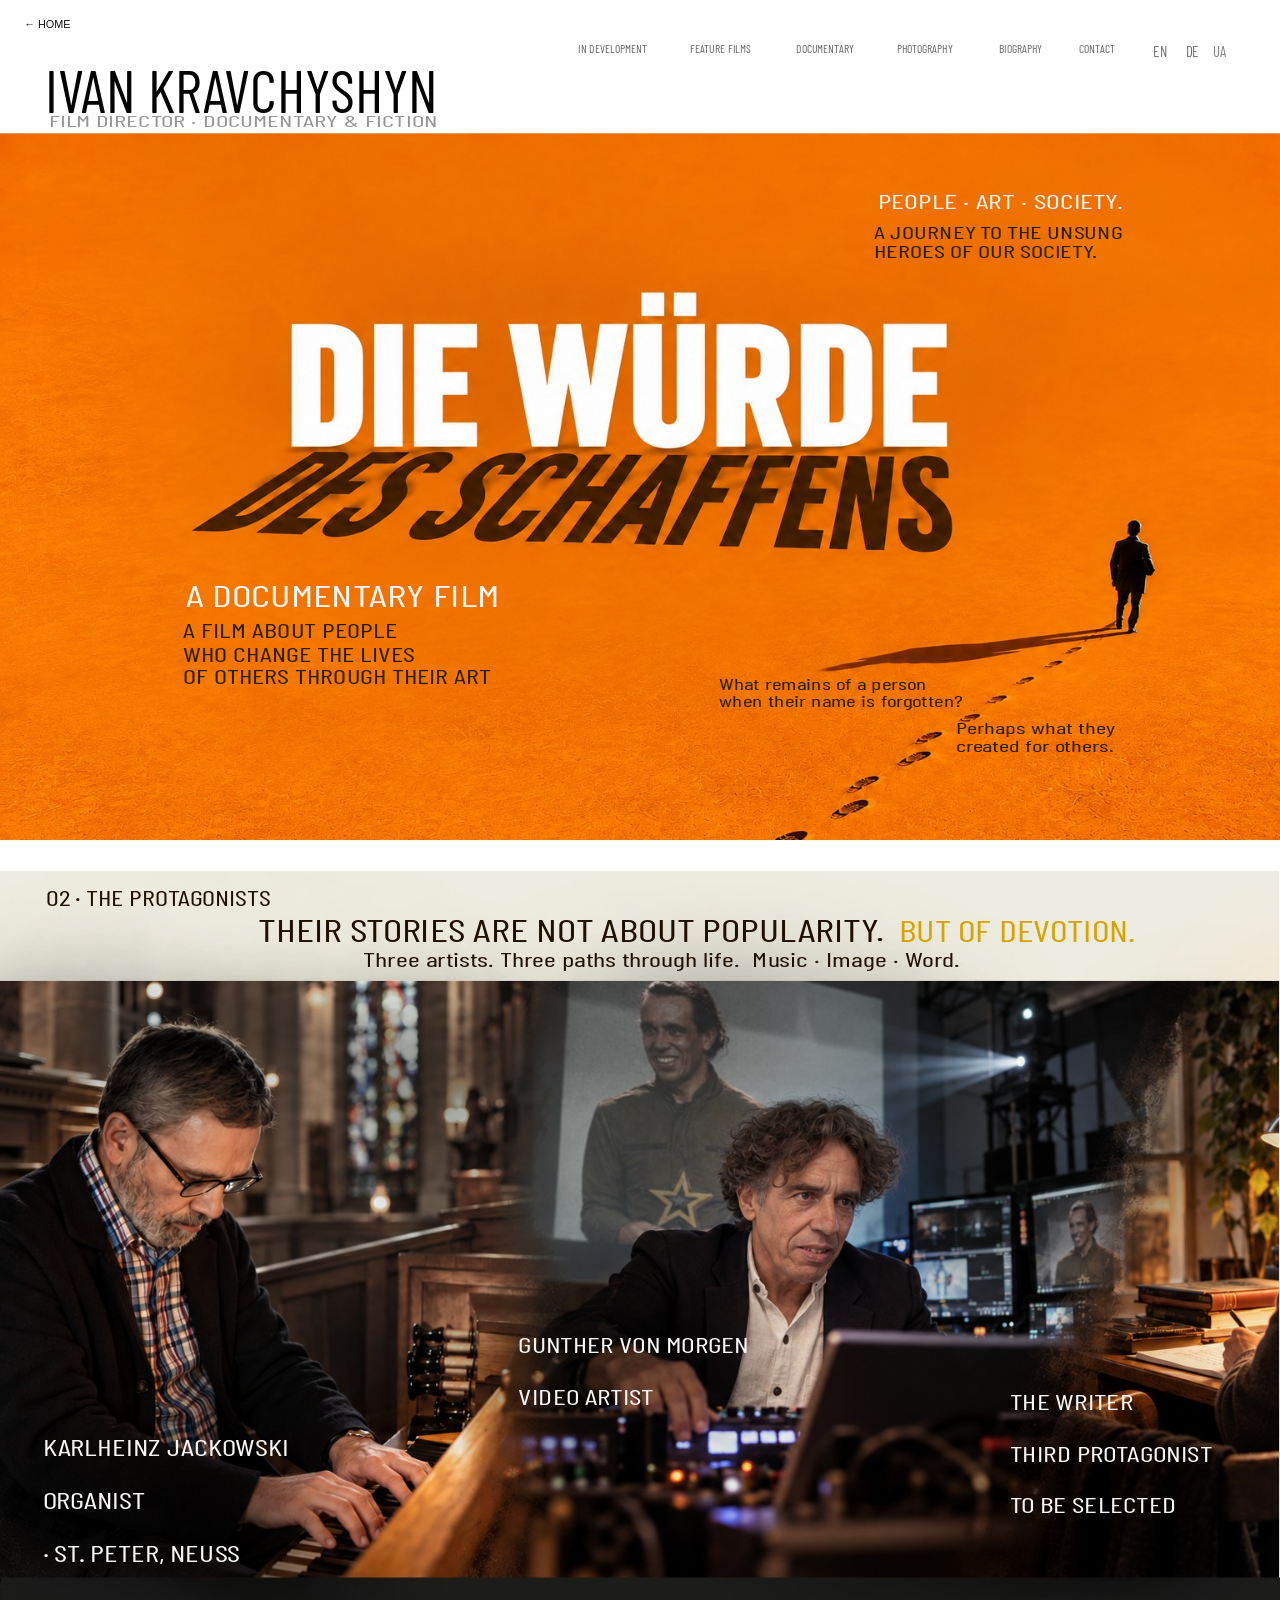
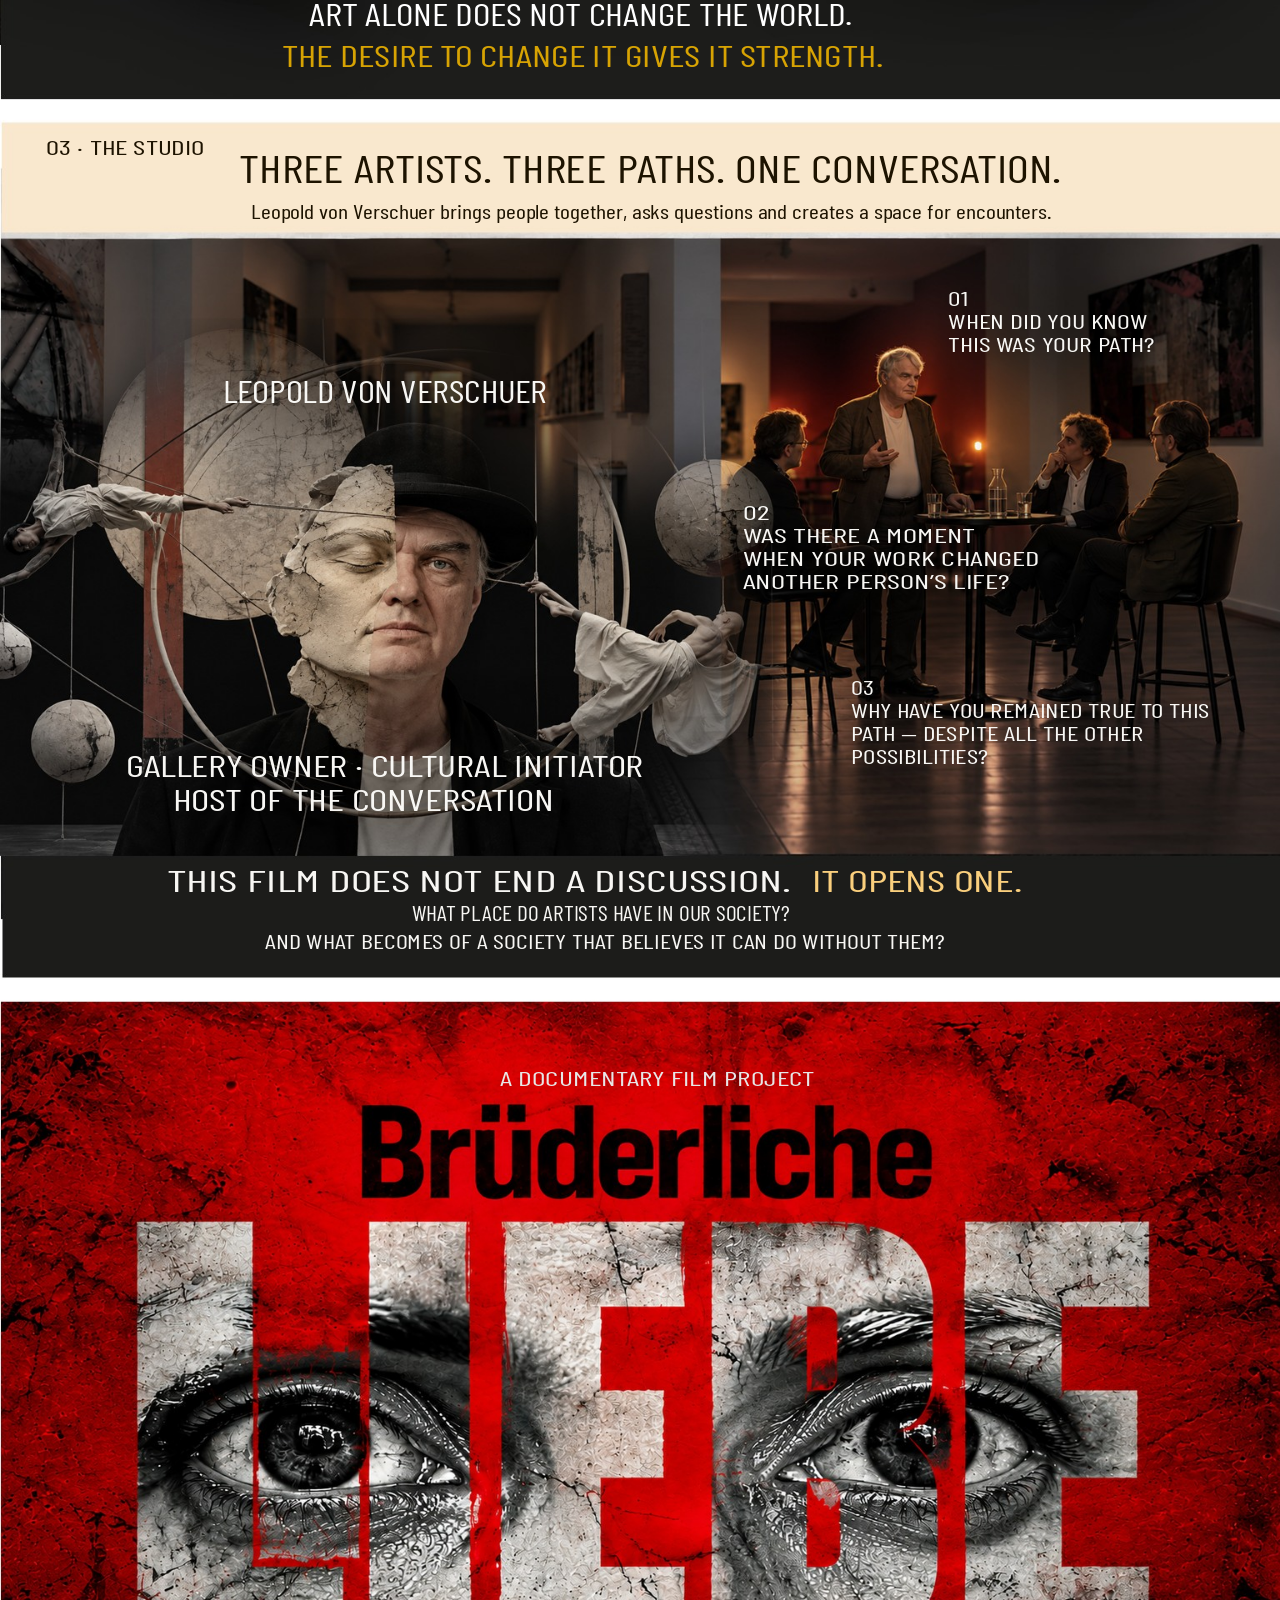
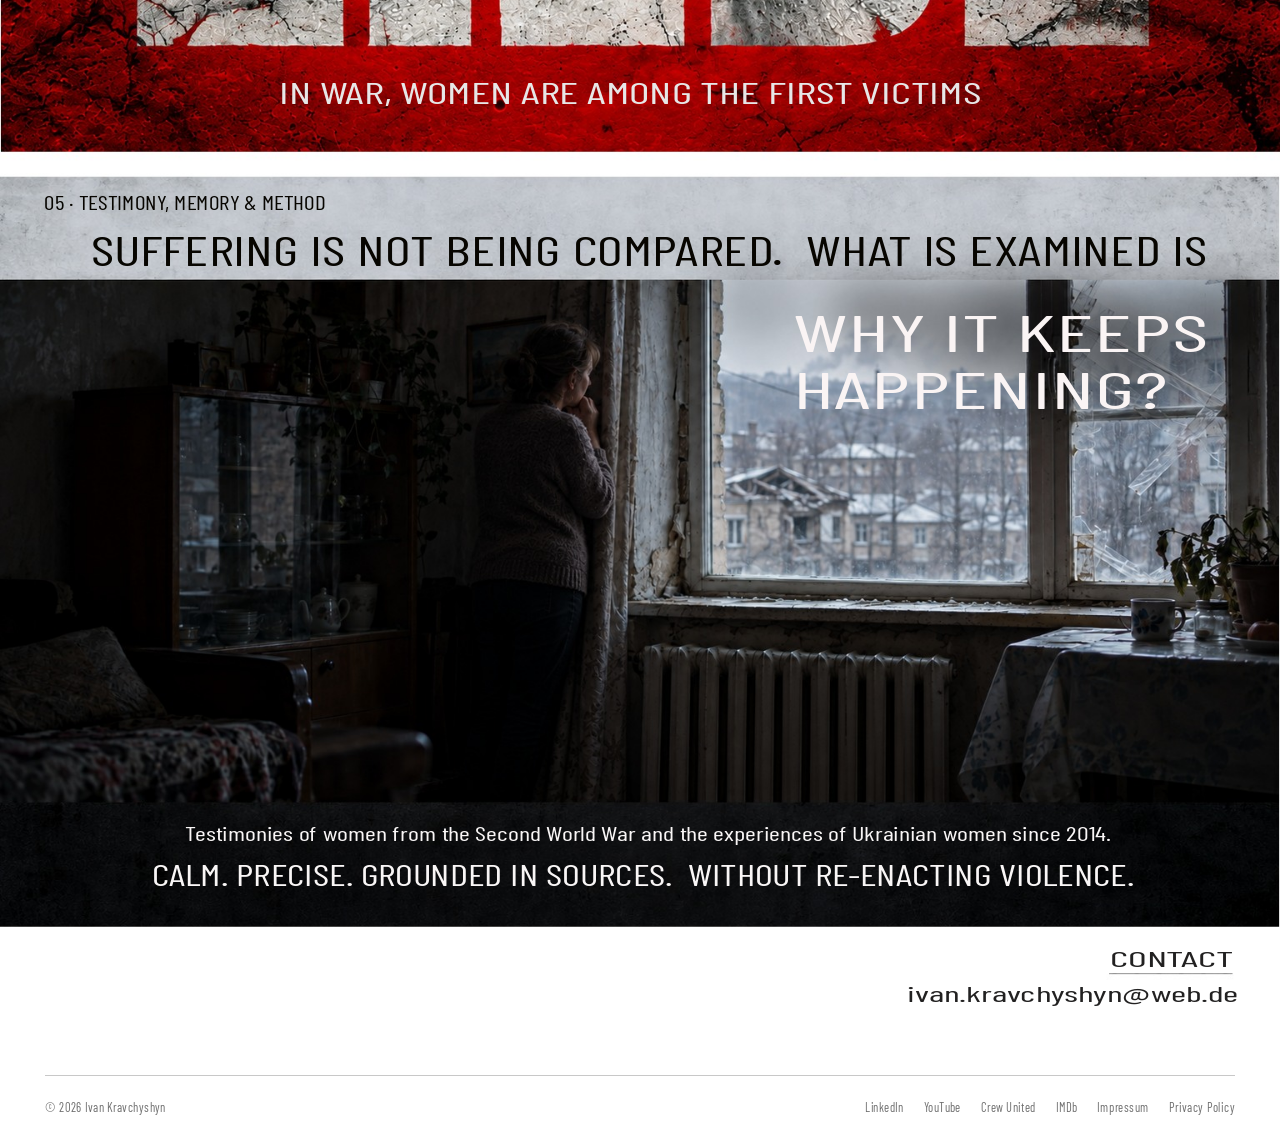
<file: die-wuerde-des-schaffens/en/index.html>
<!doctype html><html lang="en"><head><meta charset="utf-8"><meta name="viewport" content="width=device-width, initial-scale=1"><title>Die Würde des Schaffens — EN Master 07</title><link rel="icon" href="../../favicon.ico"><style>@import url('../../responsive-stage.css');@import url('../../fonts.css');
*{box-sizing:border-box}body{margin:0;background:#161616;color:white;font-family:Arial,sans-serif}#page{position:relative;width:min(100%,1536px);aspect-ratio:1536/5200;margin:auto;container-type:inline-size;overflow:hidden;background:#0b0b0b}#background,#reference{position:absolute;inset:0;width:100%;height:100%;pointer-events:none}#background{z-index:0}#reference{z-index:4;opacity:0}.text-layer{position:absolute;z-index:2;white-space:pre-wrap;overflow:visible;transform-origin:left top;line-height:1.15;letter-spacing:normal;cursor:pointer;user-select:none}body.diagnostic .text-layer.selected{outline:1px dashed #f2bf4d;background:#c0a44d20}#panel{position:fixed;z-index:20;top:12px;right:12px;width:320px;max-width:calc(100vw - 24px);padding:14px;background:#202327f5;border:1px solid #666;border-radius:10px;box-shadow:0 6px 30px #0008;font:12px Arial,sans-serif}#panel label{display:block;margin:8px 0 3px;color:#ddd}#panel input[type=range]{width:100%}#panel input[type=number]{width:76px}#panel button{margin:5px 3px 0 0;padding:7px;border-radius:5px;border:1px solid #777;background:#333;color:white;cursor:pointer}#panel select{width:100%;background:#333;color:white;padding:6px}#panel .line{display:flex;align-items:center;justify-content:space-between;gap:6px}#panel .line input{flex:1}#panel small{color:#bbb}#panel.collapsed .detail{display:none}#panel h3{margin:0 0 8px;font-size:15px}#panel input[type=checkbox]{vertical-align:middle}#page.show-ref #reference{opacity:var(--ref-opacity,.5)}#page.hide-html .text-layer{display:none}

#panel{top:134px;right:24px;width:372px;max-height:calc(100vh - 150px);overflow:auto;background:#0f1c2b; border:1px solid #8796a6;border-radius:12px;padding:14px;color:#e7eef7;box-shadow:0 8px 30px #0009;font:12px Arial,sans-serif}
#panel h3{font-size:13px;margin:0 0 12px;color:#f1f6ff}#panel label{font-size:12px;font-weight:bold;margin:11px 0 5px;color:#e7eef7}#panel select,#panel input,#panel textarea{background:#dbe7f8;color:#0b1520;border:1px solid #b8c6d9;border-radius:4px;padding:8px;font:13px Arial,sans-serif}#panel select{width:100%}#panel button{background:#dbe7f8;color:#101923;border:1px solid #b8c6d9;border-radius:4px;padding:8px 5px;font-size:12px;margin:0;cursor:pointer}#panel button:hover{background:#f5f9ff}#panel button:focus-visible{outline:2px solid #4b9cff}#panel .line{gap:7px}#panel .line input{min-width:0;width:100%}#panel .two{display:grid;grid-template-columns:1fr 1fr;gap:8px;margin-top:7px}#panel .two>div{min-width:0}#panel .two input{width:100%}#panel .two button{width:100%}#panel .full{width:100%;margin-top:8px}#panel .muted{font-size:11px;color:#b8cce0;line-height:1.4;margin:7px 0}#panel .progress{font-size:12px;color:#a5e4dc;font-weight:bold;margin:12px 0}#panel textarea{width:100%;min-height:70px;resize:vertical}#panel .checkline{display:flex;align-items:center;gap:8px;font-size:12px;font-weight:normal;margin:9px 0}#panel input[type=checkbox]{accent-color:#3685ff}#panel .headrow{display:flex;align-items:center;justify-content:space-between;gap:8px}#panel .headrow button{padding:4px 10px}#panel .active-btn{outline:2px solid #2b8bff}#panel .hide-when-collapsed{display:block}#panel.collapsed .hide-when-collapsed{display:none}#panel .section-title{font-size:11px;color:#c8d5e6;margin:8px 0 5px}
#page.show-ref #reference{opacity:var(--ref-opacity,.5)}#page.hide-html .text-layer{display:none}
</style><style>body:not(.diagnostic) #panel{display:none!important}body:not(.diagnostic) .text-layer{cursor:default!important}#project-site-nav{position:fixed;left:12px;top:12px;z-index:10000;display:flex;gap:8px;font:13px Arial,sans-serif}#project-site-nav a{background:#161616db;color:white;text-decoration:none;padding:8px 11px;border:1px solid #777;border-radius:3px}#project-site-nav a[aria-current="page"]{border-color:white;font-weight:bold}</style></head><body><div id="page"><img id="background" src="assets/background.jpg"><img id="reference" src="assets/reference.jpg" alt="Photoshop reference"></div><aside id="panel"><div class="headrow"><h3>EN TYPOGRAPHY · MASTER 07</h3><button id="collapse" title="Показати/сховати">−</button></div><div class="hide-when-collapsed"><p class="muted">Англійська версія · незалежне калібрування. Еталон Photoshop — німецький оригінал.</p><label>Секція</label><select id="sections"></select><label>Текстовий шар</label><select id="layers"></select><div class="two"><button id="prev">← ПОПЕРЕДНІЙ</button><button id="next">НАСТУПНИЙ →</button></div><div id="progress" class="progress"></div><button id="compare" class="full">Порівняти EN / Photoshop DE — 50%</button><p class="muted">Накладання еталонного Photoshop (50% / 50%). Натисни ще раз, щоб вимкнути.</p><div class="two"><div><label>Зсув X (px)</label><input id="dx" type="number" step="0.5" value="0"></div><div><label>Зсув Y (px)</label><input id="dy" type="number" step="0.5" value="0"></div><div><label>Ширина (%)</label><input id="sx" type="number" step="0.5" value="100"></div><div><label>Висота (%)</label><input id="sy" type="number" step="0.5" value="100"></div></div><label>Англійський текст (можна додати переноси рядків)</label><textarea id="textedit"></textarea><label class="checkline"><input id="checked" type="checkbox"> ✓ Напис перевірено / Checked</label><div class="two"><button id="reset">Скинути напис</button><button id="hide">Сховати панель</button></div><div class="two"><button id="save">Експорт JSON</button><button id="import">Імпорт JSON</button></div><input id="importfile" type="file" accept=".json,application/json" style="display:none"><div class="two"><button id="onlyref">Лише Photoshop</button><button id="resetall">Скинути всі зміни</button></div><p class="muted">Клік по напису на сторінці вибирає шар. Корекції зберігаються локально у браузері; експортуй JSON, щоб передати їх для фінального HTML.</p><div id="info" class="muted"></div></div></aside>
<script src="typography.js"></script><script>
const page=document.getElementById('page'),layersEl=document.getElementById('layers'),sectionsEl=document.getElementById('sections'),els=[];
const storageKey='wuerde_en_master_v07';
const emailStyle=document.createElement('style');emailStyle.textContent='.email{text-decoration:none}.email:hover{opacity:.6}';document.head.append(emailStyle);
const APPROVED_CORRECTIONS={"/00_HEADER/PROFESSION/FILM DIRECTOR · DOCUMENTARY & FICTION":{"dx":5.5,"dy":10,"sx":181.5,"checked":true},"/01_BLOCK/SECTION_TITLE/Vielleicht das, was er für andere geschaffen hat.":{"sx":167,"dx":14.5,"text":"Perhaps what they \ncreated for others.","checked":true},"/01_BLOCK/SECTION_TITLE/Was bleibt von einem Menschen, wenn sein Name vergessen wird?":{"sx":157.5,"checked":true},"/01_BLOCK/SECTION_TITLE/EINE REISE ZU DEN LEISEN HELDEN UNSERER GESELLSCHAFT.":{"sx":159.5,"text":"A JOURNEY TO THE UNSUNG \nHEROES OF OUR SOCIETY.","checked":true},"/01_BLOCK/SECTION_TITLE/EIN FILM ÜBER MENSCHEN, DIE DURCH IHRE KUNST DAS LEBEN ANDERER ":{"sx":143,"text":"A FILM ABOUT PEOPLE\nWHO CHANGE THE LIVES \nOF OTHERS THROUGH THEIR ART","checked":true},"/01_BLOCK/SECTION_TITLE/MENSCHEN · KUNST · GESELLSCHAFT.":{"dx":52,"sx":151,"checked":true},"/01_BLOCK/SECTION_TITLE/EIN DOKUMENTARFILM":{"dx":-5.5,"sx":143,"checked":true},"/02_BLOCK/Drei Künstler. Drei Lebenswege.  Musik · Bild · Wort.":{"sx":143.5,"dx":-119,"checked":true},"/02_BLOCK/DEIN WUNSCH, SIE ZU VERÄNDERN, GIBT IHR DIE KRAFT.":{"sx":129.5,"dx":27.5,"checked":true},"/02_BLOCK/NICHT DIE KUNST ALLEIN VERÄNDERT DIE WELT.":{"sx":127,"checked":true},"/02_BLOCK/SONDERN VON HINGABE.":{"sx":128.5,"dy":-5.5,"checked":true},"/02_BLOCK/IHRE GESCHICHTEN HANDELN NICHT VON POPULARITÄT.":{"sx":141,"dx":176.5,"dy":2,"checked":true},"/02_BLOCK/02 · DIE PROTAGONISTEN":{"sx":127,"checked":true},"/02_BLOCK/DER SCHRIFTSTELLER  DRITTER PROTAGONIST   IN AUSWAHL":{"dy":-93,"sx":133,"checked":true},"/02_BLOCK/GUNTHER VON MORGEN  VIDEOKÜNSTLER ":{"sx":133,"checked":true},"/02_BLOCK/KARLHEINZ JACKOWSKI  ORGANIST   · ST. PETER, NEUSS":{"sx":139.5,"sy":103,"dy":-25,"checked":true},"/03_BLOCK/UND WAS WIRD AUS EINER GESELLSCHAFT, DIE GLAUBT, AUF SIE VERZIC":{"sx":130.5,"checked":true},"/03_BLOCK/WELCHEN PLATZ HABEN KÜNSTLER IN UNSERER GESELLSCHAFT?":{"sx":117,"dx":37.5,"checked":true},"/03_BLOCK/ER ERÖFFNET SIE.":{"sx":146,"checked":true,"dx":-31},"/03_BLOCK/DIESER FILM BEENDET KEINE DISKUSSION.":{"sx":155.5,"dy":-8.5,"dx":-108.5,"checked":true},"/03_BLOCK/03 WARUM SIND SIE DIESEM WEG — TROTZ ALLER MÖGLICHKEITEN — TREU":{"sx":135,"checked":true,"text":"03\nWHY HAVE YOU REMAINED TRUE TO THIS PATH — DESPITE ALL THE OTHER POSSIBILITIES?"},"/03_BLOCK/02 GAB ES EINEN MOMENT, IN DEM IHR SCHAFFEN DAS LEBEN EINES AND":{"sx":155,"checked":true},"/03_BLOCK/01 WANN WUSSTEN SIE, DASS DAS IHR WEG IST?":{"sx":140,"checked":true},"/03_BLOCK/GALERIST · KULTURINITIATOR GASTGEBER DES GESPRÄCHS":{"sx":133.5,"dx":-92.5,"text":"GALLERY OWNER · CULTURAL INITIATOR\n      HOST OF THE CONVERSATION","checked":true},"/03_BLOCK/LEOPOLD VON VERSCHUER":{"sx":124,"checked":true},"/03_BLOCK/Leopold von Verschuer bringt Menschen zusammen, stellt Fragen u":{"sx":119,"dx":53.5,"checked":true},"/03_BLOCK/DREI KÜNSTLER. DREI WEGE. EIN GESPRÄCH.":{"sx":119,"dx":-42.5,"checked":true},"/03_BLOCK/03 · DAS ATELIER":{"sx":146,"checked":true},"/04_BLOCK/EIN DOKUMENTARFILMPROJEKT":{"sx":147.5,"dx":-35,"checked":true},"/04_BLOCK/IM KRIEG GEHÖREN FRAUEN ZU DEN ERSTEN OPFERN":{"sx":149.5,"dx":-39,"checked":true},"/05_BLOCK/05 · ZEUGNIS, ERINNERUNG & METHODE":{"sx":115.5,"checked":true},"/05_BLOCK/WARUM ES SICH  WIEDERHOLT?":{"sx":176,"text":"WHY IT KEEPS HAPPENING?","checked":true},"/05_BLOCK/NICHT DAS LEID WIRD VERGLICHEN.   UNTERSUCHT WIRD,":{"sx":140,"dx":-27,"checked":true},"/05_BLOCK/RUHIG. PRÄZISE. QUELLENGESTÜTZT.  OHNE NACHSTELLUNG DER GEWALT.":{"sx":130,"checked":true},"/05_BLOCK/Zeugnisse von Frauen aus dem Zweiten Weltkrieg und Erfahrungen ":{"sx":131,"dx":9.5,"checked":true},"/99_CONTACT/SECTION_TITLE/ ivan.kravchyshyn@web.de":{"sx":164.5,"dy":-43,"checked":true},"/99_CONTACT/SECTION_TITLE/CONTACT":{"sx":182.5,"dy":-10.5,"checked":true},"/00_HEADER/LANGUAGES/UA":{"checked":true},"/00_HEADER/LANGUAGES/DE":{"checked":true},"/00_HEADER/LANGUAGES/EN":{"checked":true},"/00_HEADER/NAVIGATION/CONTACT":{"checked":true},"/00_HEADER/NAVIGATION/BIOGRAPHY":{"checked":true},"/00_HEADER/NAVIGATION/PHOTOGRAPHY":{"checked":true},"/00_HEADER/NAVIGATION/DOCUMENTARY":{"checked":true},"/00_HEADER/NAVIGATION/FEATURE FILMS":{"checked":true},"/00_HEADER/NAVIGATION/IN DEVELOPMENT":{"checked":true},"/00_HEADER/NAME/IVAN KRAVCHYSHYN":{"checked":true}};
let corrections=JSON.parse(JSON.stringify(APPROVED_CORRECTIONS));
// Approved Photoshop calibration is the baseline. No older browser data is imported.
try { if(new URLSearchParams(location.search).get('diagnostic')==='1'){const saved=localStorage.getItem(storageKey);if(saved)corrections=JSON.parse(saved)||corrections;} } catch(e) {}
let selected=0;
function cssFont(n){const s=(n||'').toLowerCase();return s.includes('barlow')?'"Barlow Condensed","Arial Narrow",Arial,sans-serif':s.includes('montserrat')?'Montserrat,Arial,sans-serif':s.includes('helvetica')?'Helvetica,Arial,sans-serif':s.includes('arial')?'Arial,sans-serif':`"${(n||'Arial').replace(/[^a-zA-Z0-9 _-]/g,'')}",Arial,sans-serif`}
function sectionOf(t){const p=t.path||'';return p.split('/')[0]||'TEXT'}
const sections=[...new Set(TYPOGRAPHY.map(sectionOf))];
sections.forEach(v=>sectionsEl.add(new Option(v,v)));
function saveLocal(){try{localStorage.setItem(storageKey,JSON.stringify(corrections))}catch(e){}}
function render(i){const t=TYPOGRAPHY[i],el=els[i],c=corrections[t.path]||{};el.style.left=(t.x+(c.dx||0))+'px';el.style.top=(t.y+(c.dy||0))+'px';el.style.fontSize=t.size+'px';el.style.width=(t.path.startsWith('/00_HEADER/LANGUAGES/') ? (t.w||30) : Math.max(t.w||100,60))+'px';el.style.fontFamily=cssFont(t.font);el.style.color=t.color||'#ffffff';el.style.transform=`scale(${(c.sx??100)/100},${(c.sy??100)/100})`;el.style.textAlign=t.align||'left';el.textContent=c.text!==undefined?c.text:(t.text||'').replace(/\n/g,'\n');el.dataset.checked=c.checked?'true':'false';}
TYPOGRAPHY.forEach((t,i)=>{const isEmail=t.path.includes('ivan.kravchyshyn@web.de'),el=document.createElement(isEmail?'a':'div');el.className='text-layer'+(isEmail?' email':'');el.title=t.path;if(isEmail){el.href='mailto:ivan.kravchyshyn@web.de';el.setAttribute('aria-label','Email Ivan Kravchyshyn')}el.addEventListener('click',e=>{if(document.body.classList.contains('diagnostic')){if(isEmail)e.preventDefault();choose(i)}});page.appendChild(el);els.push(el);render(i)});
function choose(i){if(i<0||i>=TYPOGRAPHY.length)return;selected=i;const t=TYPOGRAPHY[i],c=corrections[t.path]||{};els.forEach((el,j)=>el.classList.toggle('selected',j===i));sectionsEl.value=sectionOf(t);fillLayers();layersEl.value=String(i);for(const k of ['dx','dy','sx','sy'])document.getElementById(k).value=c[k]??(k[0]==='s'?100:0);document.getElementById('textedit').value=c.text!==undefined?c.text:(t.text||'').replace(/\n/g,'\n');document.getElementById('checked').checked=!!c.checked;document.getElementById('info').textContent=`${t.font||'Font'} · ${t.size||'?'}px · X ${t.x}, Y ${t.y} · ${t.path}`;updateProgress()}
function fillLayers(){layersEl.innerHTML='';TYPOGRAPHY.forEach((t,i)=>{if(sectionOf(t)===sectionsEl.value){const opt=new Option(String(i+1).padStart(3,'0')+' · '+(t.text||t.path).replace(/\n/g,' ').slice(0,72),String(i));layersEl.add(opt)}})}
function updateProgress(){const count=TYPOGRAPHY.filter(t=>corrections[t.path]?.checked).length;document.getElementById('progress').textContent=`${selected+1} / ${TYPOGRAPHY.length} · Перевірено ${count} з ${TYPOGRAPHY.length}`}
sectionsEl.onchange=()=>{const i=TYPOGRAPHY.findIndex(t=>sectionOf(t)===sectionsEl.value);if(i>=0)choose(i)};
layersEl.onchange=e=>choose(+e.target.value);
document.getElementById('prev').onclick=()=>choose((selected-1+TYPOGRAPHY.length)%TYPOGRAPHY.length);
document.getElementById('next').onclick=()=>choose((selected+1)%TYPOGRAPHY.length);
for(const k of ['dx','dy','sx','sy'])document.getElementById(k).addEventListener('input',e=>{const t=TYPOGRAPHY[selected];(corrections[t.path]??={})[k]=+e.target.value;render(selected);saveLocal()});
document.getElementById('textedit').oninput=e=>{const t=TYPOGRAPHY[selected];(corrections[t.path]??={}).text=e.target.value;render(selected);saveLocal()};
document.getElementById('checked').onchange=e=>{const t=TYPOGRAPHY[selected];(corrections[t.path]??={}).checked=e.target.checked;render(selected);updateProgress();saveLocal()};
document.getElementById('compare').onclick=()=>{page.classList.remove('hide-html');page.classList.toggle('show-ref');page.style.setProperty('--ref-opacity','.5');document.getElementById('compare').classList.toggle('active-btn',page.classList.contains('show-ref'))};
document.getElementById('onlyref').onclick=()=>{page.classList.toggle('hide-html');page.classList.toggle('show-ref',page.classList.contains('hide-html'));page.style.setProperty('--ref-opacity','1')};
document.getElementById('reset').onclick=()=>{delete corrections[TYPOGRAPHY[selected].path];render(selected);choose(selected);saveLocal()};
document.getElementById('resetall').onclick=()=>{if(!confirm('Скинути ВСІ калібрування? Перед цим експортуй JSON.'))return;corrections={};els.forEach((_,i)=>render(i));choose(selected);saveLocal()};
document.getElementById('collapse').onclick=()=>{const panel=document.getElementById('panel');panel.classList.toggle('collapsed');document.getElementById('collapse').textContent=panel.classList.contains('collapsed')?'+':'−'};
document.getElementById('hide').onclick=()=>document.getElementById('collapse').click();
document.getElementById('save').onclick=()=>{const blob=new Blob([JSON.stringify({project:'DIE WÜRDE DES SCHAFFENS',language:'en',canvas:{width:1536,height:5200},corrections},null,2)],{type:'application/json'});const a=document.createElement('a');a.href=URL.createObjectURL(blob);a.download='WUERDE_TYPOGRAPHY_CORRECTIONS_EN.json';a.click();setTimeout(()=>URL.revokeObjectURL(a.href),1000)};
document.getElementById('import').onclick=()=>document.getElementById('importfile').click();
document.getElementById('importfile').onchange=async e=>{const file=e.target.files[0];if(!file)return;try{const obj=JSON.parse(await file.text());if(obj.project&&obj.project!=='DIE WÜRDE DES SCHAFFENS')throw Error('Це JSON іншого проєкту');if(obj.language&&obj.language!=='de')throw Error('Очікується DE JSON');if(!obj.corrections||typeof obj.corrections!=='object'||Array.isArray(obj.corrections))throw Error('Не знайдено corrections');corrections=obj.corrections;els.forEach((_,i)=>render(i));choose(selected);saveLocal();alert('JSON імпортовано')}catch(err){alert('Помилка імпорту: '+err.message)}e.target.value=''};
choose(0);
</script><nav id="project-site-nav" aria-label="Project navigation"><a href="../../index.html?lang=en">← HOME</a><a href="../de/index.html" >DE</a><a href="../en/index.html" aria-current="page">EN</a></nav><script>if(new URLSearchParams(location.search).get('diagnostic')==='1')document.body.classList.add('diagnostic');</script><style>body:not(.diagnostic) #project-site-nav{display:none!important}body:not(.diagnostic) .text-layer.site-nav-active{pointer-events:auto!important;cursor:pointer!important}body:not(.diagnostic) .text-layer.site-nav-active:focus{outline:none!important}body:not(.diagnostic) .text-layer.site-nav-active:hover{text-decoration:underline;text-underline-offset:3px}</style><script>(function(){
const current='en';
const routes={EN:'../en/index.html',DE:'../de/index.html',UA:'../../index.html?lang=ua'};
function setup(){if(document.body.classList.contains('diagnostic'))return;document.querySelectorAll('#page .text-layer').forEach(el=>{const path=el.title||'';let destination=null;if(path.startsWith('/00_HEADER/LANGUAGES/')){const code=path.split('/').pop();destination=routes[code]||null;}else if(path==='/00_HEADER/NAME/IVAN KRAVCHYSHYN'){destination='../../index.html?lang='+current;}else if(path.startsWith('/00_HEADER/NAVIGATION/')){const section=path.split('/').pop();const ids={'CONTACT':'contact','BIOGRAPHY':'biography','PHOTOGRAPHY':'photography','DOCUMENTARY':'documentary-films','FEATURE FILMS':'feature-films','IN DEVELOPMENT':'in-development'};destination='../../index.html?lang='+current+'#'+(ids[section]||'in-development');}if(destination){el.classList.add('site-nav-active');el.setAttribute('role','link');el.setAttribute('tabindex','0');el.addEventListener('click',e=>{e.stopImmediatePropagation();window.location.assign(destination)},true);el.addEventListener('keydown',e=>{if(e.key==='Enter'||e.key===' '){e.preventDefault();window.location.assign(destination)}})}})}
if(document.readyState==='loading')document.addEventListener('DOMContentLoaded',setup);else setup();
})();</script><style>#page{width:1536px!important;height:5200px!important;aspect-ratio:auto!important;margin:0!important;container-type:normal!important}#background,#reference{width:1536px!important;height:5200px!important}body:not(.diagnostic) #wuerde-home{position:absolute;left:16px;top:12px;z-index:10000;background:rgba(255,255,255,.9);color:#111;padding:9px 13px;border-radius:4px;text-decoration:none;font:13px Arial,sans-serif}body.diagnostic #wuerde-home{display:none}</style><a id="wuerde-home" href="../../index.html?lang=en">← HOME</a><script>addEventListener('DOMContentLoaded',()=>{const page=document.getElementById('page'),home=document.getElementById('wuerde-home');page.dataset.responsiveStage='';page.dataset.designHeight='5200';page.append(home);const script=document.createElement('script');script.src='../../responsive-stage.js';document.body.append(script)})</script><script src="../../site-footer.js" data-site-root="../../"></script></body></html>
</file>
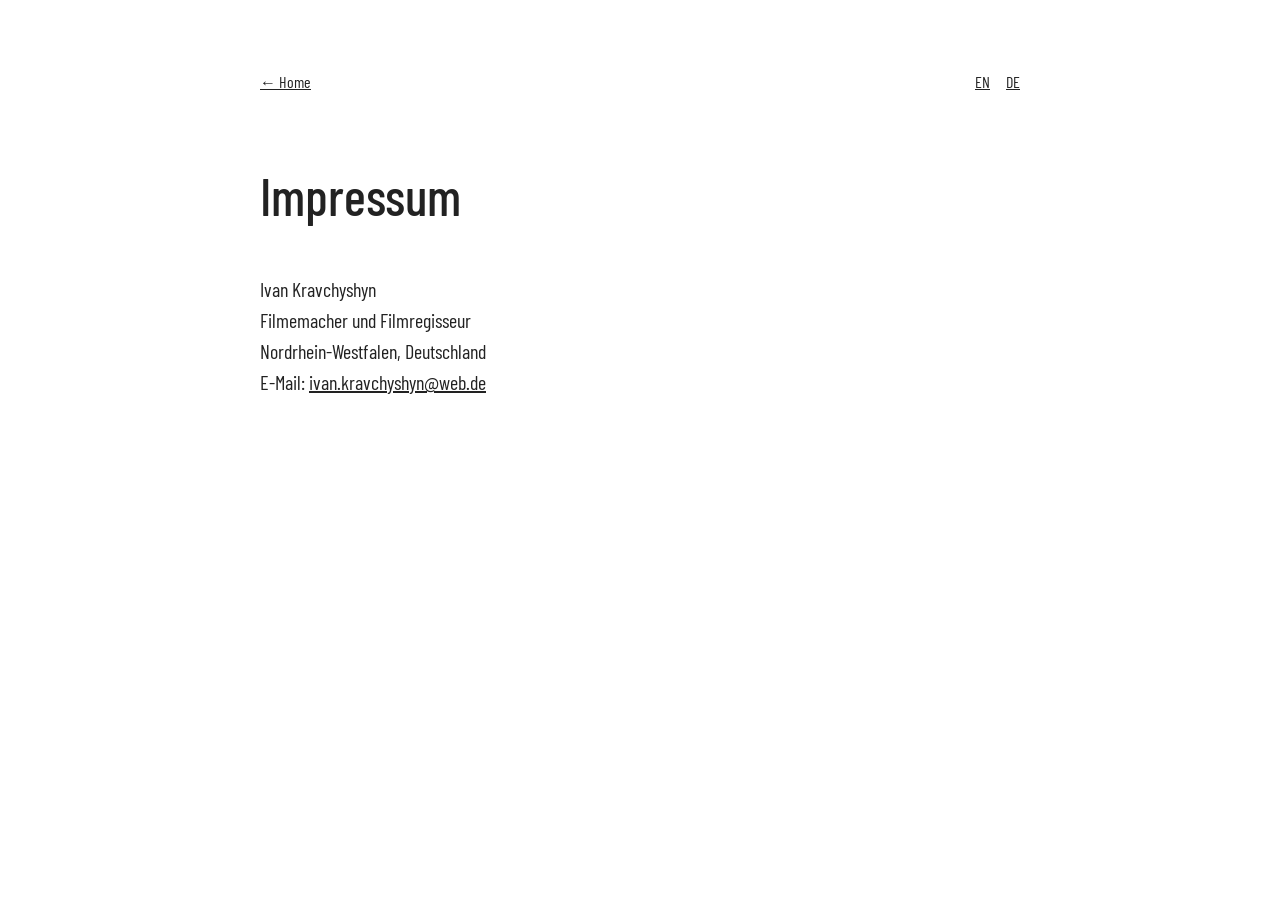
<file: impressum.html>
<!doctype html>
<html lang="en">
<head>
  <meta charset="utf-8">
  <meta name="viewport" content="width=device-width,initial-scale=1">
  <title>Impressum — Ivan Kravchyshyn</title>
  <link rel="icon" href="favicon.ico">
  <link rel="stylesheet" href="legal.css">
</head>
<body>
  <main>
    <nav><a data-home href="index.html">← Home</a><span class="legal-language"><a data-legal-lang="en" href="?lang=en">EN</a><a data-legal-lang="de" href="?lang=de">DE</a></span></nav>
    <section class="legal-section" data-lang="en">
      <h1>Impressum</h1>
      <p>Ivan Kravchyshyn<br>Filmemacher und Filmregisseur<br>Nordrhein-Westfalen, Deutschland<br>E-Mail: <a href="mailto:ivan.kravchyshyn@web.de">ivan.kravchyshyn@web.de</a></p>
    </section>
    <section class="legal-section" data-lang="de" hidden>
      <h1>Impressum</h1>
      <p>Ivan Kravchyshyn<br>Filmemacher und Filmregisseur<br>Nordrhein-Westfalen, Deutschland<br>E-Mail: <a href="mailto:ivan.kravchyshyn@web.de">ivan.kravchyshyn@web.de</a></p>
    </section>
  </main>
  <script src="legal.js"></script>
</body>
</html>
</file>
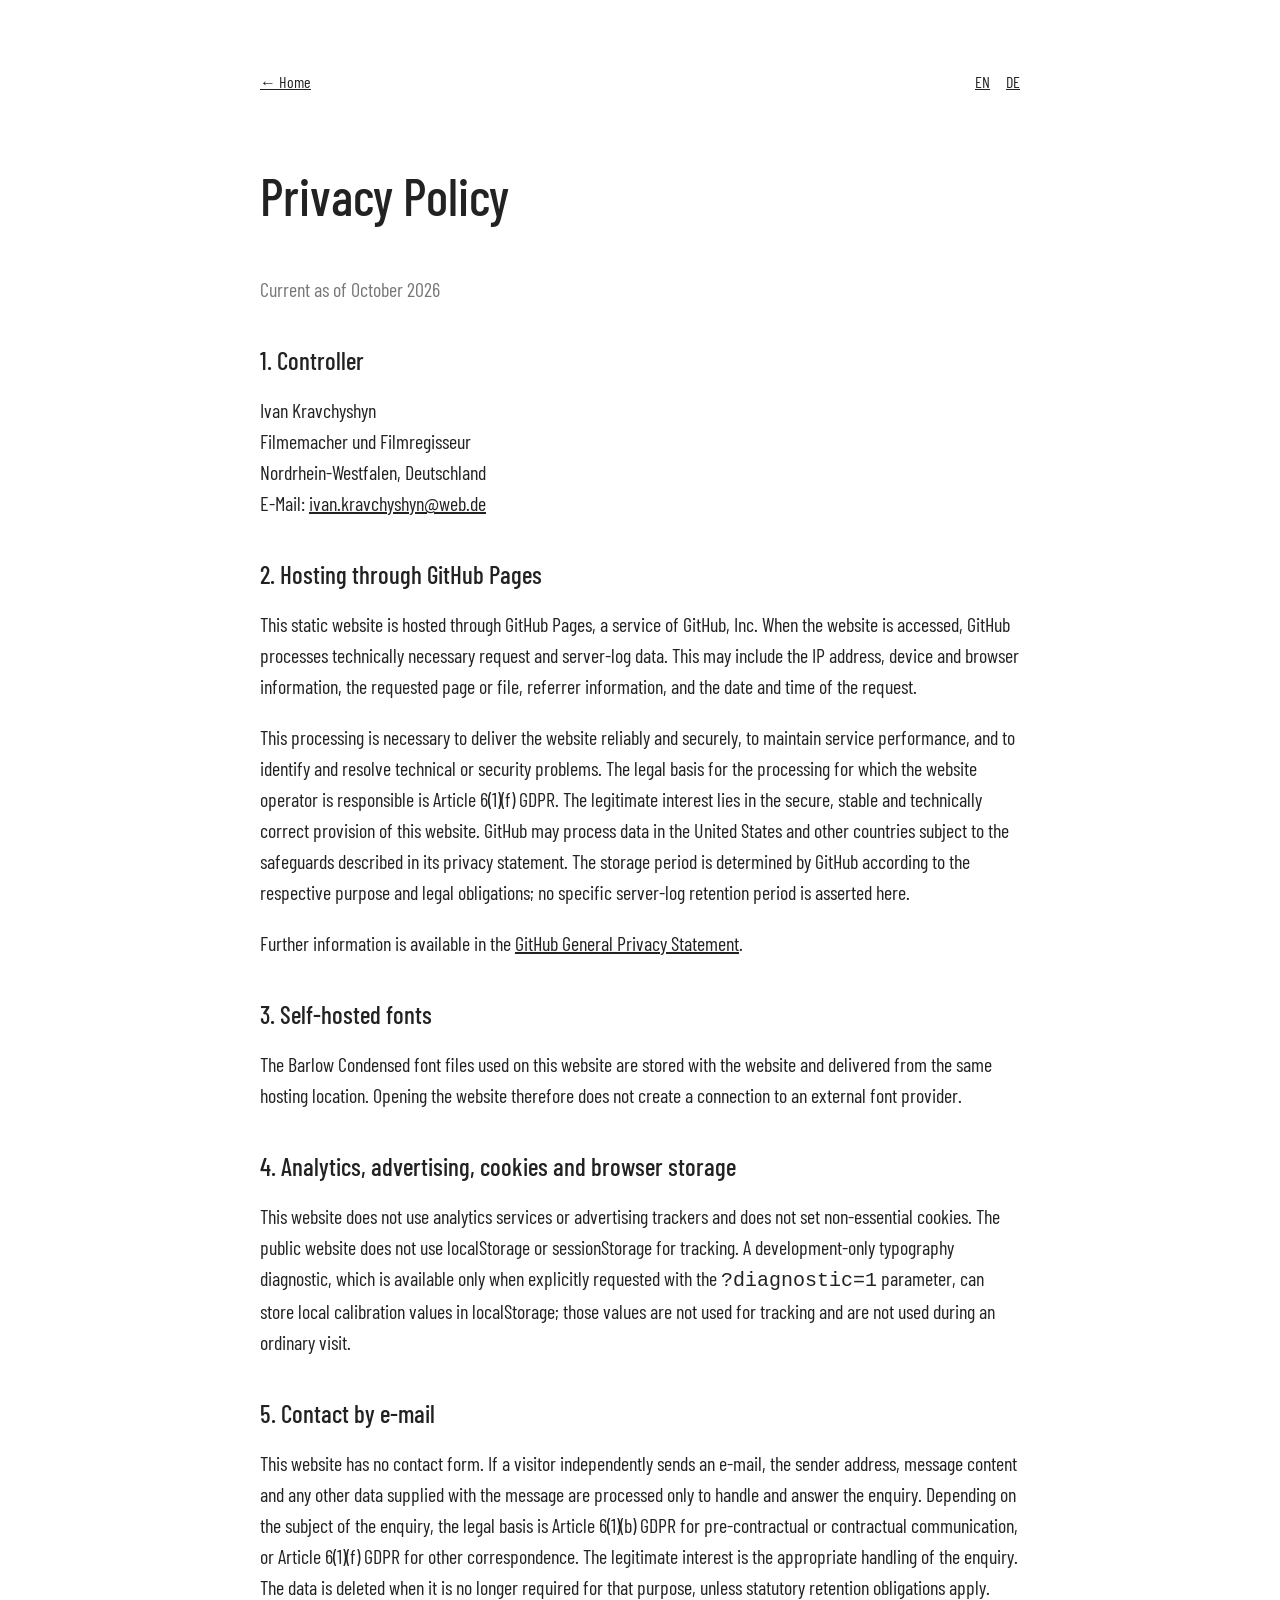
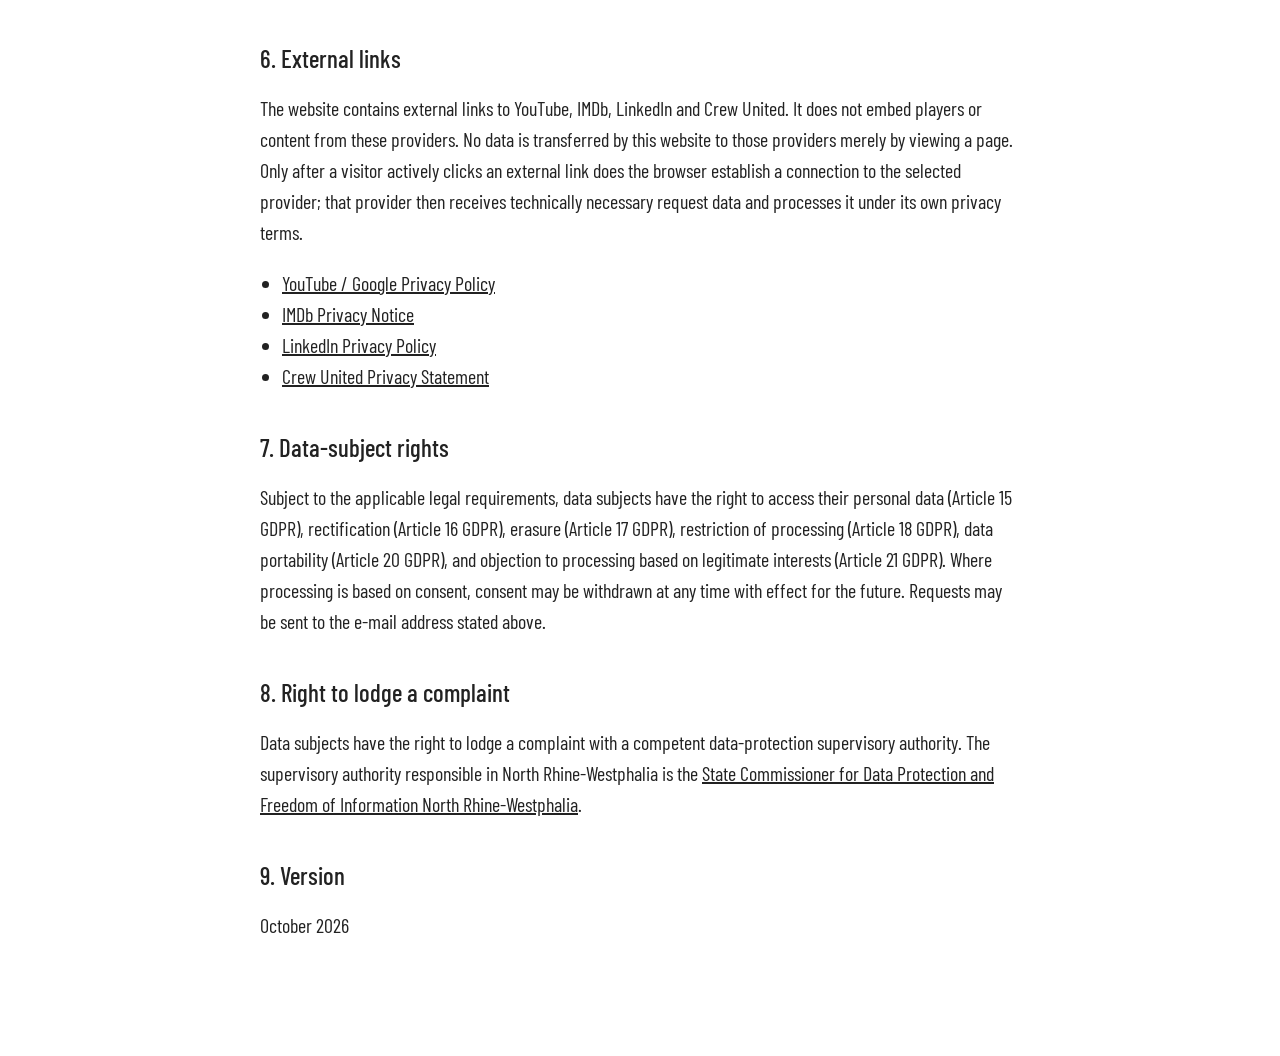
<file: privacy.html>
<!doctype html>
<html lang="en">
<head>
  <meta charset="utf-8">
  <meta name="viewport" content="width=device-width,initial-scale=1">
  <title>Privacy Policy — Ivan Kravchyshyn</title>
  <link rel="icon" href="favicon.ico">
  <link rel="stylesheet" href="legal.css">
</head>
<body>
  <main>
    <nav><a data-home href="index.html">← Home</a><span class="legal-language"><a data-legal-lang="en" href="?lang=en">EN</a><a data-legal-lang="de" href="?lang=de">DE</a></span></nav>

    <section class="legal-section" data-lang="en">
      <h1>Privacy Policy</h1>
      <p class="muted">Current as of October 2026</p>
      <h2>1. Controller</h2>
      <p>Ivan Kravchyshyn<br>Filmemacher und Filmregisseur<br>Nordrhein-Westfalen, Deutschland<br>E-Mail: <a href="mailto:ivan.kravchyshyn@web.de">ivan.kravchyshyn@web.de</a></p>
      <h2>2. Hosting through GitHub Pages</h2>
      <p>This static website is hosted through GitHub Pages, a service of GitHub, Inc. When the website is accessed, GitHub processes technically necessary request and server-log data. This may include the IP address, device and browser information, the requested page or file, referrer information, and the date and time of the request.</p>
      <p>This processing is necessary to deliver the website reliably and securely, to maintain service performance, and to identify and resolve technical or security problems. The legal basis for the processing for which the website operator is responsible is Article 6(1)(f) GDPR. The legitimate interest lies in the secure, stable and technically correct provision of this website. GitHub may process data in the United States and other countries subject to the safeguards described in its privacy statement. The storage period is determined by GitHub according to the respective purpose and legal obligations; no specific server-log retention period is asserted here.</p>
      <p>Further information is available in the <a href="https://docs.github.com/en/site-policy/privacy-policies/github-general-privacy-statement" target="_blank" rel="noopener noreferrer">GitHub General Privacy Statement</a>.</p>
      <h2>3. Self-hosted fonts</h2>
      <p>The Barlow Condensed font files used on this website are stored with the website and delivered from the same hosting location. Opening the website therefore does not create a connection to an external font provider.</p>
      <h2>4. Analytics, advertising, cookies and browser storage</h2>
      <p>This website does not use analytics services or advertising trackers and does not set non-essential cookies. The public website does not use localStorage or sessionStorage for tracking. A development-only typography diagnostic, which is available only when explicitly requested with the <code>?diagnostic=1</code> parameter, can store local calibration values in localStorage; those values are not used for tracking and are not used during an ordinary visit.</p>
      <h2>5. Contact by e-mail</h2>
      <p>This website has no contact form. If a visitor independently sends an e-mail, the sender address, message content and any other data supplied with the message are processed only to handle and answer the enquiry. Depending on the subject of the enquiry, the legal basis is Article 6(1)(b) GDPR for pre-contractual or contractual communication, or Article 6(1)(f) GDPR for other correspondence. The legitimate interest is the appropriate handling of the enquiry. The data is deleted when it is no longer required for that purpose, unless statutory retention obligations apply.</p>
      <h2>6. External links</h2>
      <p>The website contains external links to YouTube, IMDb, LinkedIn and Crew United. It does not embed players or content from these providers. No data is transferred by this website to those providers merely by viewing a page. Only after a visitor actively clicks an external link does the browser establish a connection to the selected provider; that provider then receives technically necessary request data and processes it under its own privacy terms.</p>
      <ul>
        <li><a href="https://policies.google.com/privacy" target="_blank" rel="noopener noreferrer">YouTube / Google Privacy Policy</a></li>
        <li><a href="https://www.imdb.com/privacy" target="_blank" rel="noopener noreferrer">IMDb Privacy Notice</a></li>
        <li><a href="https://www.linkedin.com/legal/privacy-policy" target="_blank" rel="noopener noreferrer">LinkedIn Privacy Policy</a></li>
        <li><a href="https://www.crew-united.com/en/home/datenschutz.asp" target="_blank" rel="noopener noreferrer">Crew United Privacy Statement</a></li>
      </ul>
      <h2>7. Data-subject rights</h2>
      <p>Subject to the applicable legal requirements, data subjects have the right to access their personal data (Article 15 GDPR), rectification (Article 16 GDPR), erasure (Article 17 GDPR), restriction of processing (Article 18 GDPR), data portability (Article 20 GDPR), and objection to processing based on legitimate interests (Article 21 GDPR). Where processing is based on consent, consent may be withdrawn at any time with effect for the future. Requests may be sent to the e-mail address stated above.</p>
      <h2>8. Right to lodge a complaint</h2>
      <p>Data subjects have the right to lodge a complaint with a competent data-protection supervisory authority. The supervisory authority responsible in North Rhine-Westphalia is the <a href="https://www.ldi.nrw.de/" target="_blank" rel="noopener noreferrer">State Commissioner for Data Protection and Freedom of Information North Rhine-Westphalia</a>.</p>
      <h2>9. Version</h2>
      <p>October 2026</p>
    </section>

    <section class="legal-section" data-lang="de" hidden>
      <h1>Datenschutzerklärung</h1>
      <p class="muted">Stand: Oktober 2026</p>
      <h2>1. Verantwortlicher</h2>
      <p>Ivan Kravchyshyn<br>Filmemacher und Filmregisseur<br>Nordrhein-Westfalen, Deutschland<br>E-Mail: <a href="mailto:ivan.kravchyshyn@web.de">ivan.kravchyshyn@web.de</a></p>
      <h2>2. Hosting über GitHub Pages</h2>
      <p>Diese statische Website wird über GitHub Pages, einen Dienst von GitHub, Inc., bereitgestellt. Beim Aufruf der Website verarbeitet GitHub technisch erforderliche Anfrage- und Server-Logdaten. Dazu können insbesondere die IP-Adresse, Geräte- und Browserinformationen, die angeforderte Seite oder Datei, Referrer-Informationen sowie Datum und Uhrzeit der Anfrage gehören.</p>
      <p>Die Verarbeitung ist erforderlich, um die Website zuverlässig und sicher auszuliefern, die Leistungsfähigkeit des Dienstes zu erhalten und technische oder sicherheitsbezogene Probleme zu erkennen und zu beheben. Rechtsgrundlage für die Verarbeitung, für die der Websitebetreiber verantwortlich ist, ist Art. 6 Abs. 1 lit. f DSGVO. Das berechtigte Interesse liegt in der sicheren, stabilen und technisch fehlerfreien Bereitstellung dieser Website. GitHub kann Daten in den Vereinigten Staaten und anderen Ländern unter den in seiner Datenschutzerklärung beschriebenen Garantien verarbeiten. Die Speicherdauer richtet sich bei GitHub nach dem jeweiligen Zweck und gesetzlichen Pflichten; eine konkrete Aufbewahrungsfrist für Server-Logs wird hier nicht behauptet.</p>
      <p>Weitere Informationen enthält die <a href="https://docs.github.com/en/site-policy/privacy-policies/github-general-privacy-statement" target="_blank" rel="noopener noreferrer">GitHub General Privacy Statement</a>.</p>
      <h2>3. Lokal eingebundene Schriftarten</h2>
      <p>Die auf dieser Website verwendeten Schriftdateien der Schriftart Barlow Condensed sind zusammen mit der Website gespeichert und werden vom selben Hosting-Ort ausgeliefert. Beim Aufruf der Website wird daher keine Verbindung zu einem externen Schriftanbieter hergestellt.</p>
      <h2>4. Analyse, Werbung, Cookies und Browser-Speicher</h2>
      <p>Diese Website verwendet keine Analysedienste oder Werbe-Tracker und setzt keine nicht notwendigen Cookies. Die öffentliche Website verwendet localStorage oder sessionStorage nicht zu Tracking-Zwecken. Eine ausschließlich für die Entwicklung bestimmte Typografie-Diagnose, die nur durch den ausdrücklich aufgerufenen Parameter <code>?diagnostic=1</code> verfügbar ist, kann lokale Kalibrierungswerte in localStorage speichern; diese Werte werden nicht zum Tracking verwendet und bei einem gewöhnlichen Besuch nicht eingesetzt.</p>
      <h2>5. Kontakt per E-Mail</h2>
      <p>Diese Website enthält kein Kontaktformular. Wenn ein Besucher selbstständig eine E-Mail sendet, werden Absenderadresse, Nachrichteninhalt und weitere mitgeteilte Daten ausschließlich zur Bearbeitung und Beantwortung der Anfrage verarbeitet. Je nach Gegenstand der Anfrage ist die Rechtsgrundlage Art. 6 Abs. 1 lit. b DSGVO für vorvertragliche oder vertragliche Kommunikation oder Art. 6 Abs. 1 lit. f DSGVO für sonstige Korrespondenz. Das berechtigte Interesse liegt in der sachgerechten Bearbeitung der Anfrage. Die Daten werden gelöscht, sobald sie für diesen Zweck nicht mehr erforderlich sind, sofern keine gesetzlichen Aufbewahrungspflichten bestehen.</p>
      <h2>6. Externe Links</h2>
      <p>Die Website enthält externe Links zu YouTube, IMDb, LinkedIn und Crew United. Player oder Inhalte dieser Anbieter werden nicht eingebettet. Allein durch das Ansehen einer Seite werden von dieser Website keine Daten an diese Anbieter übertragen. Erst wenn ein Besucher einen externen Link aktiv anklickt, stellt der Browser eine Verbindung zum ausgewählten Anbieter her; dieser erhält dann technisch erforderliche Anfragedaten und verarbeitet sie nach seinen eigenen Datenschutzbestimmungen.</p>
      <ul>
        <li><a href="https://policies.google.com/privacy" target="_blank" rel="noopener noreferrer">Datenschutzerklärung von YouTube / Google</a></li>
        <li><a href="https://www.imdb.com/privacy" target="_blank" rel="noopener noreferrer">Datenschutzhinweis von IMDb</a></li>
        <li><a href="https://www.linkedin.com/legal/privacy-policy" target="_blank" rel="noopener noreferrer">Datenschutzerklärung von LinkedIn</a></li>
        <li><a href="https://www.crew-united.com/de/home/datenschutz.asp" target="_blank" rel="noopener noreferrer">Datenschutzerklärung von Crew United</a></li>
      </ul>
      <h2>7. Rechte betroffener Personen</h2>
      <p>Betroffene Personen haben unter den jeweiligen gesetzlichen Voraussetzungen das Recht auf Auskunft über ihre personenbezogenen Daten (Art. 15 DSGVO), Berichtigung (Art. 16 DSGVO), Löschung (Art. 17 DSGVO), Einschränkung der Verarbeitung (Art. 18 DSGVO), Datenübertragbarkeit (Art. 20 DSGVO) und Widerspruch gegen Verarbeitungen aufgrund berechtigter Interessen (Art. 21 DSGVO). Soweit eine Verarbeitung auf einer Einwilligung beruht, kann diese jederzeit mit Wirkung für die Zukunft widerrufen werden. Anfragen können an die oben genannte E-Mail-Adresse gerichtet werden.</p>
      <h2>8. Beschwerderecht</h2>
      <p>Betroffene Personen haben das Recht, sich bei einer zuständigen Datenschutzaufsichtsbehörde zu beschweren. Zuständig in Nordrhein-Westfalen ist die <a href="https://www.ldi.nrw.de/" target="_blank" rel="noopener noreferrer">Landesbeauftragte für Datenschutz und Informationsfreiheit Nordrhein-Westfalen</a>.</p>
      <h2>9. Stand</h2>
      <p>Oktober 2026</p>
    </section>
  </main>
  <script src="legal.js"></script>
</body>
</html>
</file>
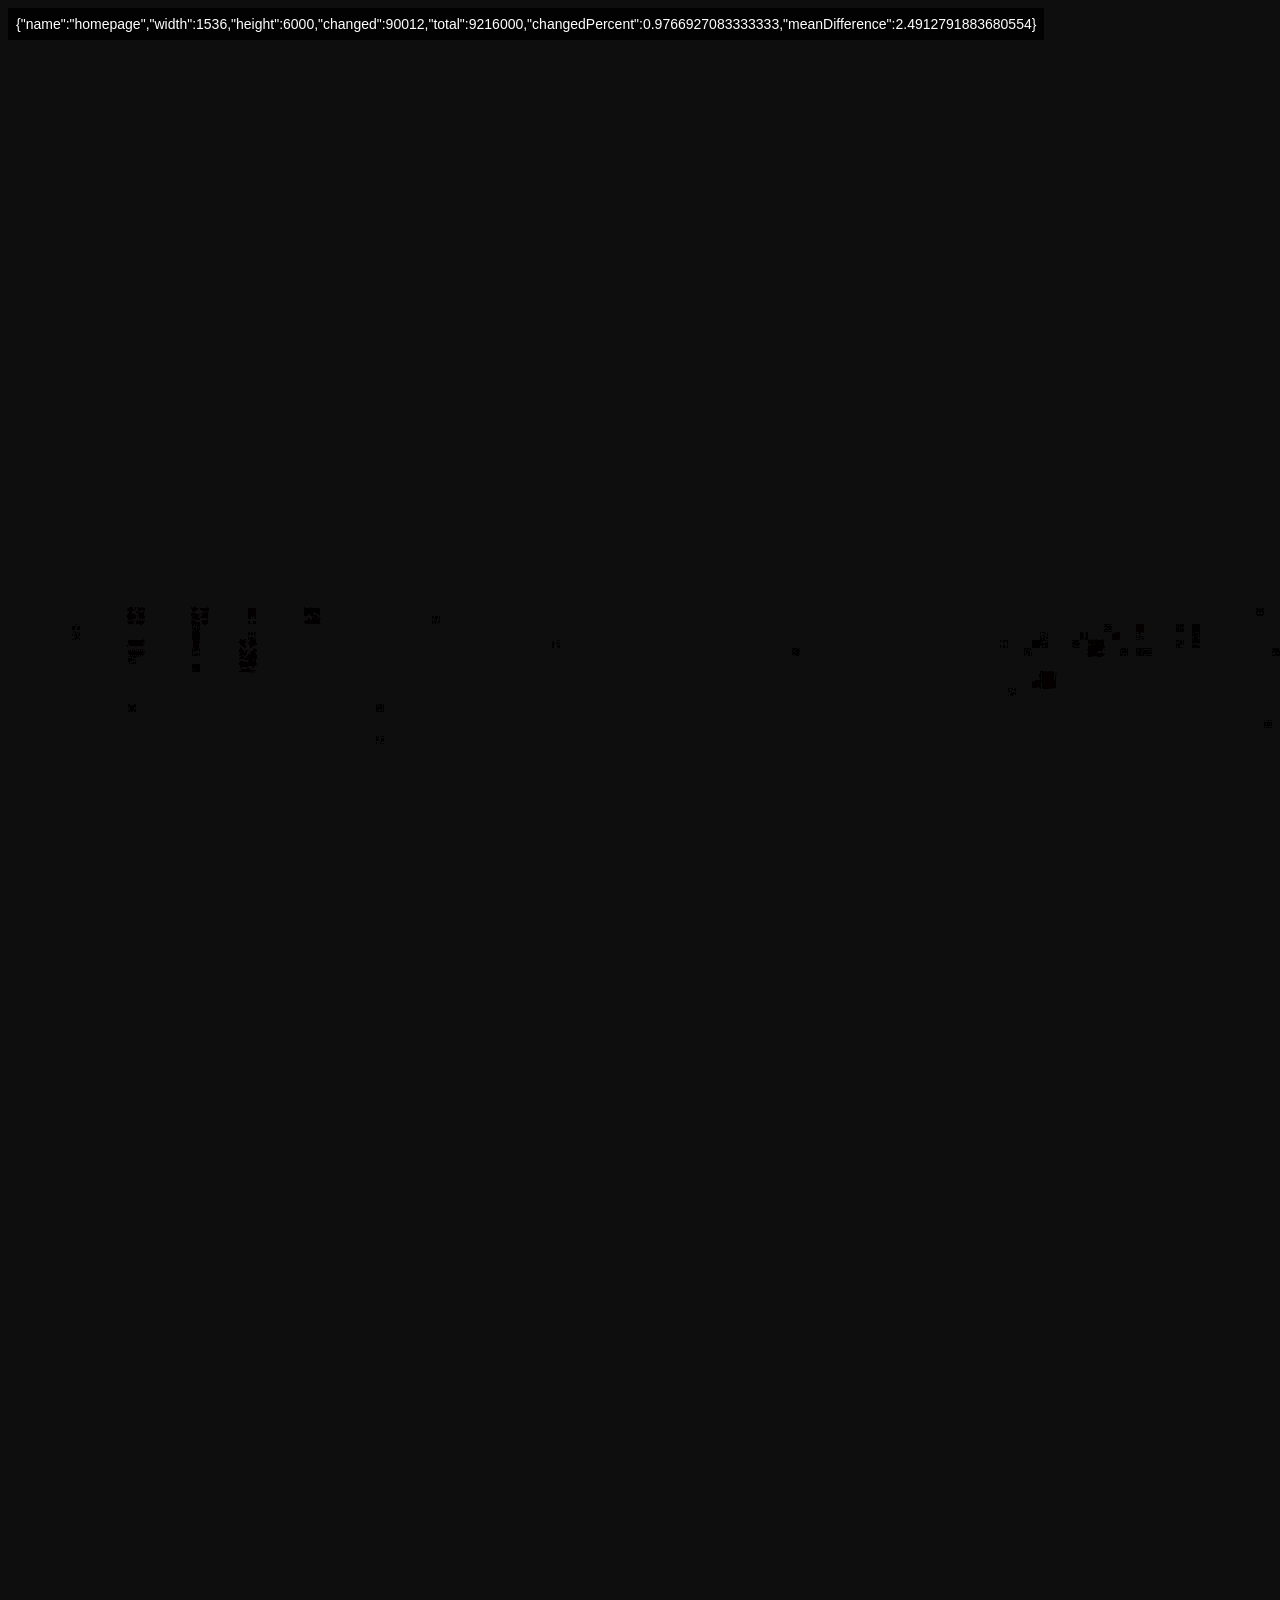
<file: reports/compare.html>
<!doctype html><meta charset="utf-8"><title>1536 visual diff</title><style>html,body{margin:0;background:#111;color:#fff;font:14px sans-serif}canvas{display:block}#summary{position:fixed;z-index:2;top:8px;left:8px;background:#000c;padding:8px}</style><div id="summary">Loading…</div><canvas id="diff"></canvas><script>
const name=new URLSearchParams(location.search).get('page')||'homepage';
const load=src=>new Promise((resolve,reject)=>{const image=new Image;image.onload=()=>resolve(image);image.onerror=reject;image.src=src});
Promise.all([load(`screenshots/baseline/${name}-1536.png`),load(`screenshots/corrected/${name}-1536.png`)]).then(([before,after])=>{
 const width=Math.max(before.width,after.width),height=Math.max(before.height,after.height),scratch=document.createElement('canvas'),ctx=scratch.getContext('2d',{willReadFrequently:true});scratch.width=width;scratch.height=height;
 ctx.drawImage(before,0,0);const a=ctx.getImageData(0,0,width,height);ctx.clearRect(0,0,width,height);ctx.drawImage(after,0,0);const b=ctx.getImageData(0,0,width,height),out=new ImageData(width,height);let changed=0,total=width*height,sum=0;
 for(let i=0;i<a.data.length;i+=4){const d=Math.max(Math.abs(a.data[i]-b.data[i]),Math.abs(a.data[i+1]-b.data[i+1]),Math.abs(a.data[i+2]-b.data[i+2]),Math.abs(a.data[i+3]-b.data[i+3]));if(d>8)changed++;sum+=d;out.data[i]=d;out.data[i+1]=0;out.data[i+2]=0;out.data[i+3]=d?255:35}
 const canvas=document.getElementById('diff');canvas.width=width;canvas.height=height;canvas.getContext('2d').putImageData(out,0,0);window.diffResult={name,width,height,changed,total,changedPercent:changed/total*100,meanDifference:sum/total};document.getElementById('summary').textContent=JSON.stringify(window.diffResult);
});
</script>
</file>
<file: responsive-stage.css>
:root{--design-width:1536px;--stage-scale:1}
html,body{width:100%;margin:0;overflow-x:hidden;scrollbar-width:none}
html::-webkit-scrollbar,body::-webkit-scrollbar{width:0;height:0}
.responsive-stage-shell{position:relative;width:min(100%,var(--design-width));margin:0 auto;overflow:visible}
.responsive-stage{position:absolute!important;left:0;top:0;width:var(--design-width)!important;max-width:none!important;margin:0!important;transform:scale(var(--stage-scale));transform-origin:top left}
</file>
<file: hymn-of-europe/style.css>
@import url('../responsive-stage.css');
@import url('../fonts.css');
*{box-sizing:border-box}html{background:#08090b}body{margin:0;background:#08090b;color:white;font-family:Arial,sans-serif}.toolbar{position:fixed;top:12px;right:12px;z-index:9999;display:flex;gap:8px;background:#15191fe8;padding:10px;border:1px solid #666;border-radius:8px;box-shadow:0 5px 20px #0008}.toolbar button{background:#343b46;color:#fff;border:1px solid #667;border-radius:5px;padding:8px 12px;cursor:pointer;font-size:12px}.toolbar button[aria-pressed=true]{background:#aeb8c6;color:#111}.page{width:min(100%,1536px);margin:auto}.section{position:relative;width:100%;container-type:inline-size;overflow:hidden}.bg,.reference{display:block;width:100%;height:100%;position:absolute;inset:0}.reference{display:none}.text-layer{position:absolute;white-space:pre;line-height:1;transform-origin:top left;pointer-events:none;font-family:'Barlow Condensed','Arial Narrow',sans-serif;font-weight:400}.text-layer a{pointer-events:auto;color:inherit;text-decoration:none}.email:hover{opacity:.6}.page.reference-mode .reference{display:block}.page.reference-mode .bg,.page.reference-mode .text-layer{display:none}.page.compare-mode .reference{display:block;opacity:.5;mix-blend-mode:difference;pointer-events:none}.page.compare-mode .text-layer{opacity:.85}@media(max-width:700px){.toolbar{top:auto;bottom:8px;right:8px;left:8px;justify-content:center}.toolbar button{padding:8px;font-size:11px}}


/* Preview 03: use Photoshop font metrics, never distort glyph height. */
.text-layer{white-space:pre;line-height:1;transform-origin:0 0;margin:0;padding:0;display:block;font-synthesis:none;letter-spacing:normal;}

/* Calibrated clean English preview: hide comparison toolbar and reference images. */
.toolbar{display:none!important}
.reference{display:none!important}

/* RESPONSIVE TEST 01 — desktop remains pixel-equivalent to approved EN 01. */
.mobile-view-controls{display:none}
@media(max-width:767px){
 body{overflow-x:hidden}
 .mobile-view-controls{display:flex;position:sticky;top:0;z-index:10000;gap:8px;justify-content:center;align-items:center;padding:9px 10px;background:#111720;color:#fff;border-bottom:1px solid #4b5563;font:13px Arial,sans-serif}
 .mobile-view-controls button{background:#283341;border:1px solid #778394;border-radius:5px;color:#fff;padding:9px 11px;font-size:12px}
 .mobile-view-controls button[aria-pressed="true"]{background:#e0e5eb;color:#101820}
 .mobile-view-controls span{font-size:11px;color:#c3cbd6}
 body.mobile-readable{overflow-x:auto}
 body.mobile-readable .page{width:900px;max-width:none;margin:0}
 body.mobile-readable .mobile-view-controls{width:100vw;position:sticky;left:0}
}
@media(prefers-reduced-motion:reduce){*{scroll-behavior:auto!important}}

/* Multilingual prototype: keep the approved full-width composition. */
.language-switch{position:fixed;right:16px;bottom:16px;z-index:11000;display:flex;gap:4px;background:#121720e8;padding:6px;border:1px solid #68717b;border-radius:7px}.language-switch button{color:white;background:#253140;border:1px solid #657181;border-radius:4px;padding:9px 13px;cursor:pointer;font-weight:600}.language-switch button[aria-pressed="true"]{background:#e4e8ed;color:#121820}.translation-note{position:fixed;left:12px;bottom:12px;z-index:11000;background:#121720ed;color:#fff;padding:9px 12px;font:12px Arial,sans-serif;max-width:min(65vw,430px);border-radius:6px}.translation-note[hidden]{display:none}

/* Integration 02: expose existing EN/DE selector near project navigation. */
.language-switch{top:12px;bottom:auto;right:16px}

/* STAGE 04.1: unified unobtrusive typography, no diagnostic buttons */
#back-to-home{background:transparent!important;border:0!important;padding:0!important;top:16px!important;left:24px!important;color:#303030!important;font:500 15px 'Barlow Condensed',Arial,sans-serif!important}
.language-switch{top:17px!important;right:25px!important;bottom:auto!important;background:transparent!important;border:0!important;border-radius:0!important;box-shadow:none!important;padding:0!important;gap:18px!important;align-items:center!important}
.language-switch button,.language-switch .ua-home{font:500 18px 'Barlow Condensed',Arial,sans-serif!important;background:transparent!important;border:0!important;border-radius:0!important;color:#858585!important;padding:0!important;box-shadow:none!important;text-decoration:none!important;cursor:pointer!important;line-height:1.2!important}
.language-switch button[aria-pressed=true]{color:#424242!important;text-decoration:underline!important;text-underline-offset:4px!important}
.language-switch button:hover,.language-switch .ua-home:hover{color:#222!important}

/* One canonical canvas; responsive-stage.js scales this whole composition. */
.page{position:relative;width:1536px!important;max-width:none!important;height:12900px;margin:0!important}
.section{width:1536px!important;container-type:normal}
.bg,.reference{width:1536px!important}
#back-to-home{position:absolute!important}

/* Centre the approved two-line German institutional-collaboration copy on the yellow line below. */
html[lang="de"] .text-layer[title="09_BLOCK/We are seeking scientific collaboration with Beethoven-Haus Bonn"]{width:711.659px!important;text-align:center!important}

/* Lower only the approved German institutional-collaboration partner line. */
html[lang="de"] .text-layer[title="09_BLOCK/ARCHIVES · MUSEUMS · UNIVERSITIES · HISTORIANS · MUSICOLOGISTS"]{translate:0 6px!important}
</file>
<file: legal.css>
@import url('fonts.css');
*{box-sizing:border-box}html,body{margin:0;background:#fff;color:#222;font-family:'Barlow Condensed','Arial Narrow',Arial,sans-serif}main{width:min(760px,calc(100% - 40px));margin:0 auto;padding:72px 0 96px}nav{display:flex;justify-content:space-between;gap:24px;margin-bottom:72px}nav a,a{color:inherit}h1{font-size:52px;font-weight:500;margin:0 0 48px;overflow-wrap:anywhere}h2{font-size:25px;font-weight:500;margin:40px 0 12px}p,li{font-size:20px;line-height:1.55}ul{padding-left:22px}.muted{color:#777}.legal-language{display:flex;gap:16px}.legal-section[hidden]{display:none}
</file>
